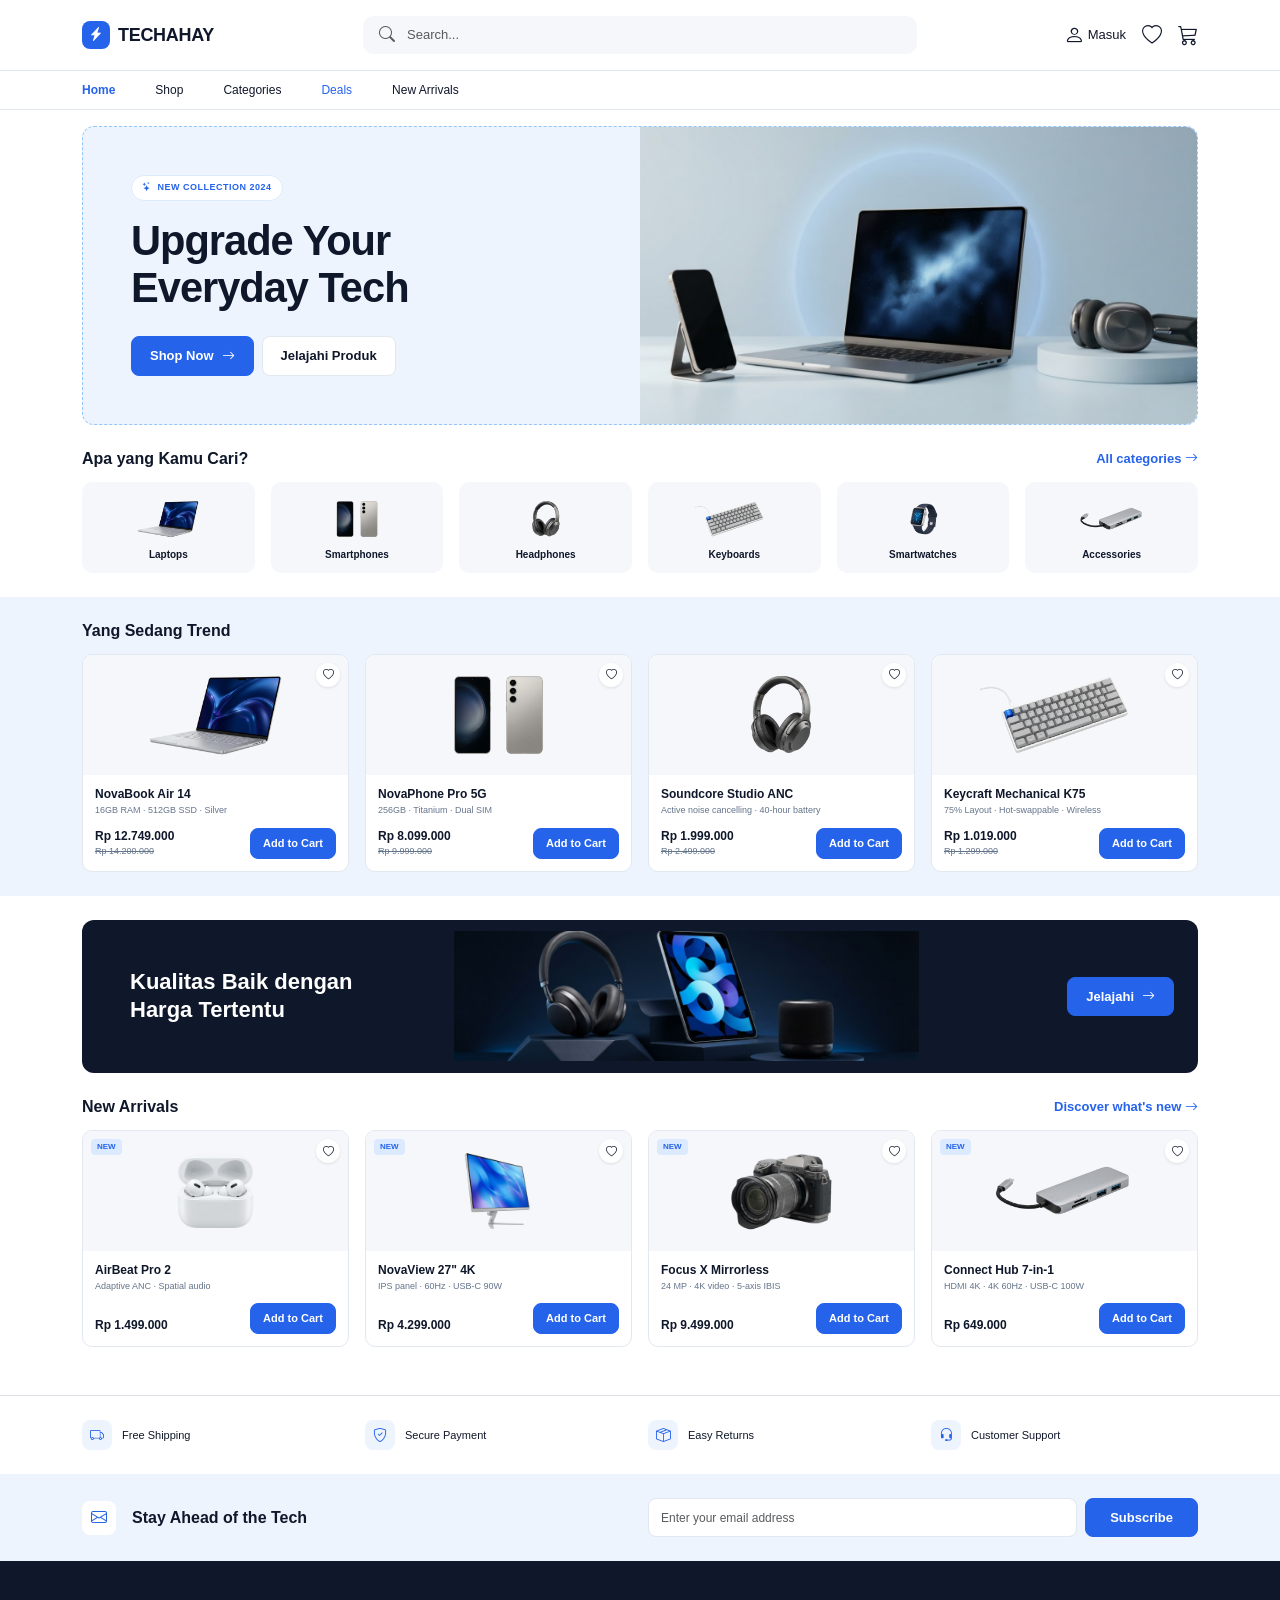
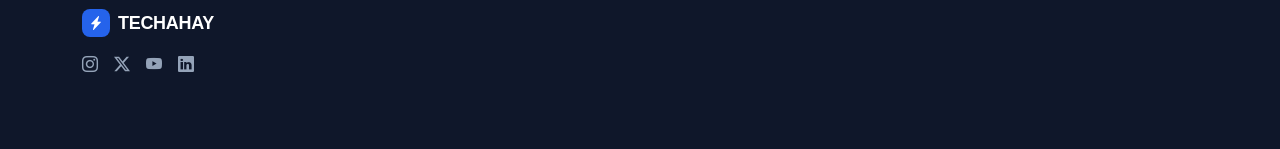
<file: Blocking web figma/index.html>
<!DOCTYPE html>
<html lang="id">
<head>
  <title>Techahay</title>
  <meta charset="utf-8">
  <meta name="viewport" content="width=device-width, initial-scale=1">
  <link rel="stylesheet" href="https://cdn.jsdelivr.net/npm/bootstrap@5.3.3/dist/css/bootstrap.min.css">
  <link rel="stylesheet" href="https://cdn.jsdelivr.net/npm/bootstrap-icons@1.11.3/font/bootstrap-icons.min.css">
  <link rel="stylesheet" href="style.css">
</head>
<body>

  <header class="site-header sticky-top bg-white">
    <div class="container py-3">
      <div class="row align-items-center g-2">
        <div class="col-6 col-md-3">
          <a href="#" class="text-decoration-none d-flex align-items-center gap-2">
            <span class="brand-logo"><i class="bi bi-lightning-charge-fill"></i></span>
            <span class="brand-text">TECHAHAY</span>
          </a>
        </div>

        <div class="col-12 col-md-6 order-3 order-md-2">
          <div class="search-container d-flex align-items-center px-3">
            <i class="bi bi-search text-muted"></i>
            <input type="text" class="form-control border-0 bg-transparent shadow-none" placeholder="Search...">
          </div>
        </div>

        <div class="col-6 col-md-3 order-2 order-md-3">
          <div class="d-flex align-items-center justify-content-end gap-3">
            <a href="#" class="header-link d-flex align-items-center gap-1"><i class="bi bi-person fs-5"></i><span class="d-none d-sm-inline">Masuk</span></a>
            <a href="#" class="header-link"><i class="bi bi-heart fs-5"></i></a>
            <a href="#" class="header-link"><i class="bi bi-cart3 fs-5"></i></a>
          </div>
        </div>
      </div>
    </div>

    <div class="nav-bar">
      <div class="container">
        <nav class="navbar navbar-expand-md p-0">
          <button class="navbar-toggler border-0 px-0" type="button" data-bs-toggle="collapse" data-bs-target="#mainNavbar" aria-label="Toggle navigation">
            <span class="navbar-toggler-icon"></span>
          </button>
          <div class="collapse navbar-collapse" id="mainNavbar">
            <ul class="navbar-nav gap-md-4">
              <li class="nav-item"><a class="nav-link active-link ps-0" href="#">Home</a></li>
              <li class="nav-item"><a class="nav-link" href="#">Shop</a></li>
              <li class="nav-item"><a class="nav-link" href="#">Categories</a></li>
              <li class="nav-item"><a class="nav-link text-brand-blue" href="#">Deals</a></li>
              <li class="nav-item"><a class="nav-link" href="#">New Arrivals</a></li>
            </ul>
          </div>
        </nav>
      </div>
    </div>
  </header>

  <main>
    <div class="container pt-3">

      <section class="mb-4">
        <div class="hero-section">
          <div class="row g-0 align-items-stretch">
            <div class="col-lg-6 p-4 p-lg-5 d-flex flex-column justify-content-center">
              <span class="hero-badge mb-3"><i class="bi bi-stars"></i> NEW COLLECTION 2024</span>
              <h1 class="hero-title mb-4">Upgrade Your<br>Everyday Tech</h1>
              <div class="d-flex flex-wrap gap-2">
                <a href="#" class="btn btn-brand-primary d-inline-flex align-items-center gap-2">Shop Now <i class="bi bi-arrow-right"></i></a>
                <a href="#" class="btn btn-brand-secondary">Jelajahi Produk</a>
              </div>
            </div>
            <div class="col-lg-6">
              <img src="setup.png" alt="Tech setup layout" class="hero-img">
            </div>
          </div>
        </div>
      </section>

      <section class="mb-4">
        <div class="section-head">
          <h2 class="section-title">Apa yang Kamu Cari?</h2>
          <a href="#" class="link-brand">All categories <i class="bi bi-arrow-right"></i></a>
        </div>
        <div class="row g-3 row-cols-2 row-cols-sm-3 row-cols-lg-6">
          <div class="col"><a href="#" class="category-card"><img src="laptop.png" alt="Laptops"><span>Laptops</span></a></div>
          <div class="col"><a href="#" class="category-card"><img src="smartphone.png" alt="Smartphones"><span>Smartphones</span></a></div>
          <div class="col"><a href="#" class="category-card"><img src="headphone.png" alt="Headphones"><span>Headphones</span></a></div>
          <div class="col"><a href="#" class="category-card"><img src="keyboard.png" alt="Keyboards"><span>Keyboards</span></a></div>
          <div class="col"><a href="#" class="category-card"><img src="smartwatch.png" alt="Smartwatches"><span>Smartwatches</span></a></div>
          <div class="col"><a href="#" class="category-card"><img src="aksesoris.png" alt="Accessories"><span>Accessories</span></a></div>
        </div>
      </section>
    </div>

    <section class="band-light py-4 mb-4">
      <div class="container">
        <div class="section-head">
          <h2 class="section-title">Yang Sedang Trend</h2>
        </div>
        <div class="row g-3 row-cols-1 row-cols-sm-2 row-cols-lg-4">

          <div class="col">
            <div class="product-card">
              <div class="product-img-wrapper">
                <button class="wishlist-btn" aria-label="Wishlist"><i class="bi bi-heart"></i></button>
                <img src="laptop.png" alt="NovaBook Air 14">
              </div>
              <div class="product-info">
                <h3 class="product-name">NovaBook Air 14</h3>
                <p class="product-spec">16GB RAM · 512GB SSD · Silver</p>
                <div class="d-flex justify-content-between align-items-end mt-auto">
                  <div>
                    <div class="price">Rp 12.749.000</div>
                    <div class="price-old">Rp 14.200.000</div>
                  </div>
                  <button class="btn btn-brand-primary btn-sm">Add to Cart</button>
                </div>
              </div>
            </div>
          </div>

          <div class="col">
            <div class="product-card">
              <div class="product-img-wrapper">
                <button class="wishlist-btn" aria-label="Wishlist"><i class="bi bi-heart"></i></button>
                <img src="smartphone.png" alt="NovaPhone Pro 5G">
              </div>
              <div class="product-info">
                <h3 class="product-name">NovaPhone Pro 5G</h3>
                <p class="product-spec">256GB · Titanium · Dual SIM</p>
                <div class="d-flex justify-content-between align-items-end mt-auto">
                  <div>
                    <div class="price">Rp 8.099.000</div>
                    <div class="price-old">Rp 9.999.000</div>
                  </div>
                  <button class="btn btn-brand-primary btn-sm">Add to Cart</button>
                </div>
              </div>
            </div>
          </div>

          <div class="col">
            <div class="product-card">
              <div class="product-img-wrapper">
                <button class="wishlist-btn" aria-label="Wishlist"><i class="bi bi-heart"></i></button>
                <img src="headphone.png" alt="Soundcore Studio ANC">
              </div>
              <div class="product-info">
                <h3 class="product-name">Soundcore Studio ANC</h3>
                <p class="product-spec">Active noise cancelling · 40-hour battery</p>
                <div class="d-flex justify-content-between align-items-end mt-auto">
                  <div>
                    <div class="price">Rp 1.999.000</div>
                    <div class="price-old">Rp 2.499.000</div>
                  </div>
                  <button class="btn btn-brand-primary btn-sm">Add to Cart</button>
                </div>
              </div>
            </div>
          </div>

          <div class="col">
            <div class="product-card">
              <div class="product-img-wrapper">
                <button class="wishlist-btn" aria-label="Wishlist"><i class="bi bi-heart"></i></button>
                <img src="keyboard.png" alt="Keycraft Mechanical K75">
              </div>
              <div class="product-info">
                <h3 class="product-name">Keycraft Mechanical K75</h3>
                <p class="product-spec">75% Layout · Hot-swappable · Wireless</p>
                <div class="d-flex justify-content-between align-items-end mt-auto">
                  <div>
                    <div class="price">Rp 1.019.000</div>
                    <div class="price-old">Rp 1.299.000</div>
                  </div>
                  <button class="btn btn-brand-primary btn-sm">Add to Cart</button>
                </div>
              </div>
            </div>
          </div>

        </div>
      </div>
    </section>

    <div class="container">

      <section class="mb-4">
        <div class="promo-banner">
          <div class="row g-0 align-items-center">
            <div class="col-md-4 p-4 p-lg-5">
              <h2 class="promo-title mb-0">Kualitas Baik dengan Harga Tertentu</h2>
            </div>
            <div class="col-md-5 text-center">
              <img src="library.png" alt="Promo products" class="promo-img">
            </div>
            <div class="col-md-3 p-4 text-md-end">
              <a href="#" class="btn btn-brand-primary d-inline-flex align-items-center gap-2">Jelajahi <i class="bi bi-arrow-right"></i></a>
            </div>
          </div>
        </div>
      </section>

      <section class="mb-5">
        <div class="section-head">
          <h2 class="section-title">New Arrivals</h2>
          <a href="#" class="link-brand">Discover what's new <i class="bi bi-arrow-right"></i></a>
        </div>
        <div class="row g-3 row-cols-1 row-cols-sm-2 row-cols-lg-4">

          <div class="col">
            <div class="product-card">
              <div class="product-img-wrapper">
                <span class="new-badge">NEW</span>
                <button class="wishlist-btn" aria-label="Wishlist"><i class="bi bi-heart"></i></button>
                <img src="airpods.png" alt="AirBeat Pro 2">
              </div>
              <div class="product-info">
                <h3 class="product-name">AirBeat Pro 2</h3>
                <p class="product-spec">Adaptive ANC · Spatial audio</p>
                <div class="d-flex justify-content-between align-items-end mt-auto">
                  <div class="price">Rp 1.499.000</div>
                  <button class="btn btn-brand-primary btn-sm">Add to Cart</button>
                </div>
              </div>
            </div>
          </div>

          <div class="col">
            <div class="product-card">
              <div class="product-img-wrapper">
                <span class="new-badge">NEW</span>
                <button class="wishlist-btn" aria-label="Wishlist"><i class="bi bi-heart"></i></button>
                <img src="monitor.png" alt="NovaView 27 4K">
              </div>
              <div class="product-info">
                <h3 class="product-name">NovaView 27" 4K</h3>
                <p class="product-spec">IPS panel · 60Hz · USB-C 90W</p>
                <div class="d-flex justify-content-between align-items-end mt-auto">
                  <div class="price">Rp 4.299.000</div>
                  <button class="btn btn-brand-primary btn-sm">Add to Cart</button>
                </div>
              </div>
            </div>
          </div>

          <div class="col">
            <div class="product-card">
              <div class="product-img-wrapper">
                <span class="new-badge">NEW</span>
                <button class="wishlist-btn" aria-label="Wishlist"><i class="bi bi-heart"></i></button>
                <img src="camera.png" alt="Focus X Mirrorless">
              </div>
              <div class="product-info">
                <h3 class="product-name">Focus X Mirrorless</h3>
                <p class="product-spec">24 MP · 4K video · 5-axis IBIS</p>
                <div class="d-flex justify-content-between align-items-end mt-auto">
                  <div class="price">Rp 9.499.000</div>
                  <button class="btn btn-brand-primary btn-sm">Add to Cart</button>
                </div>
              </div>
            </div>
          </div>

          <div class="col">
            <div class="product-card">
              <div class="product-img-wrapper">
                <span class="new-badge">NEW</span>
                <button class="wishlist-btn" aria-label="Wishlist"><i class="bi bi-heart"></i></button>
                <img src="aksesoris.png" alt="Connect Hub 7-in-1">
              </div>
              <div class="product-info">
                <h3 class="product-name">Connect Hub 7-in-1</h3>
                <p class="product-spec">HDMI 4K · 4K 60Hz · USB-C 100W</p>
                <div class="d-flex justify-content-between align-items-end mt-auto">
                  <div class="price">Rp 649.000</div>
                  <button class="btn btn-brand-primary btn-sm">Add to Cart</button>
                </div>
              </div>
            </div>
          </div>

        </div>
      </section>
    </div>

    <section class="features border-top">
      <div class="container py-4">
        <div class="row g-3 row-cols-2 row-cols-lg-4">
          <div class="col"><div class="feature-item"><i class="bi bi-truck"></i><span>Free Shipping</span></div></div>
          <div class="col"><div class="feature-item"><i class="bi bi-shield-check"></i><span>Secure Payment</span></div></div>
          <div class="col"><div class="feature-item"><i class="bi bi-box-seam"></i><span>Easy Returns</span></div></div>
          <div class="col"><div class="feature-item"><i class="bi bi-headset"></i><span>Customer Support</span></div></div>
        </div>
      </div>
    </section>

    <section class="newsletter">
      <div class="container py-4">
        <div class="row align-items-center g-3">
          <div class="col-lg-6 d-flex align-items-center gap-3">
            <span class="newsletter-icon"><i class="bi bi-envelope"></i></span>
            <h2 class="newsletter-title mb-0">Stay Ahead of the Tech</h2>
          </div>
          <div class="col-lg-6">
            <form class="d-flex gap-2" onsubmit="return false;">
              <input type="email" class="form-control newsletter-input" placeholder="Enter your email address">
              <button class="btn btn-brand-primary px-4" type="submit">Subscribe</button>
            </form>
          </div>
        </div>
      </div>
    </section>
  </main>

  <footer class="site-footer">
    <div class="container py-5">
      <div class="d-flex align-items-center gap-2 mb-3">
        <span class="brand-logo"><i class="bi bi-lightning-charge-fill"></i></span>
        <span class="brand-text text-white">TECHAHAY</span>
      </div>
      <div class="footer-social d-flex gap-3 mb-4">
        <a href="#"><i class="bi bi-instagram"></i></a>
        <a href="#"><i class="bi bi-twitter-x"></i></a>
        <a href="#"><i class="bi bi-youtube"></i></a>
        <a href="#"><i class="bi bi-linkedin"></i></a>
      </div>
    </div>
  </footer>

  <script src="https://cdn.jsdelivr.net/npm/bootstrap@5.3.3/dist/js/bootstrap.bundle.min.js"></script>
</body>
</html>
</file>
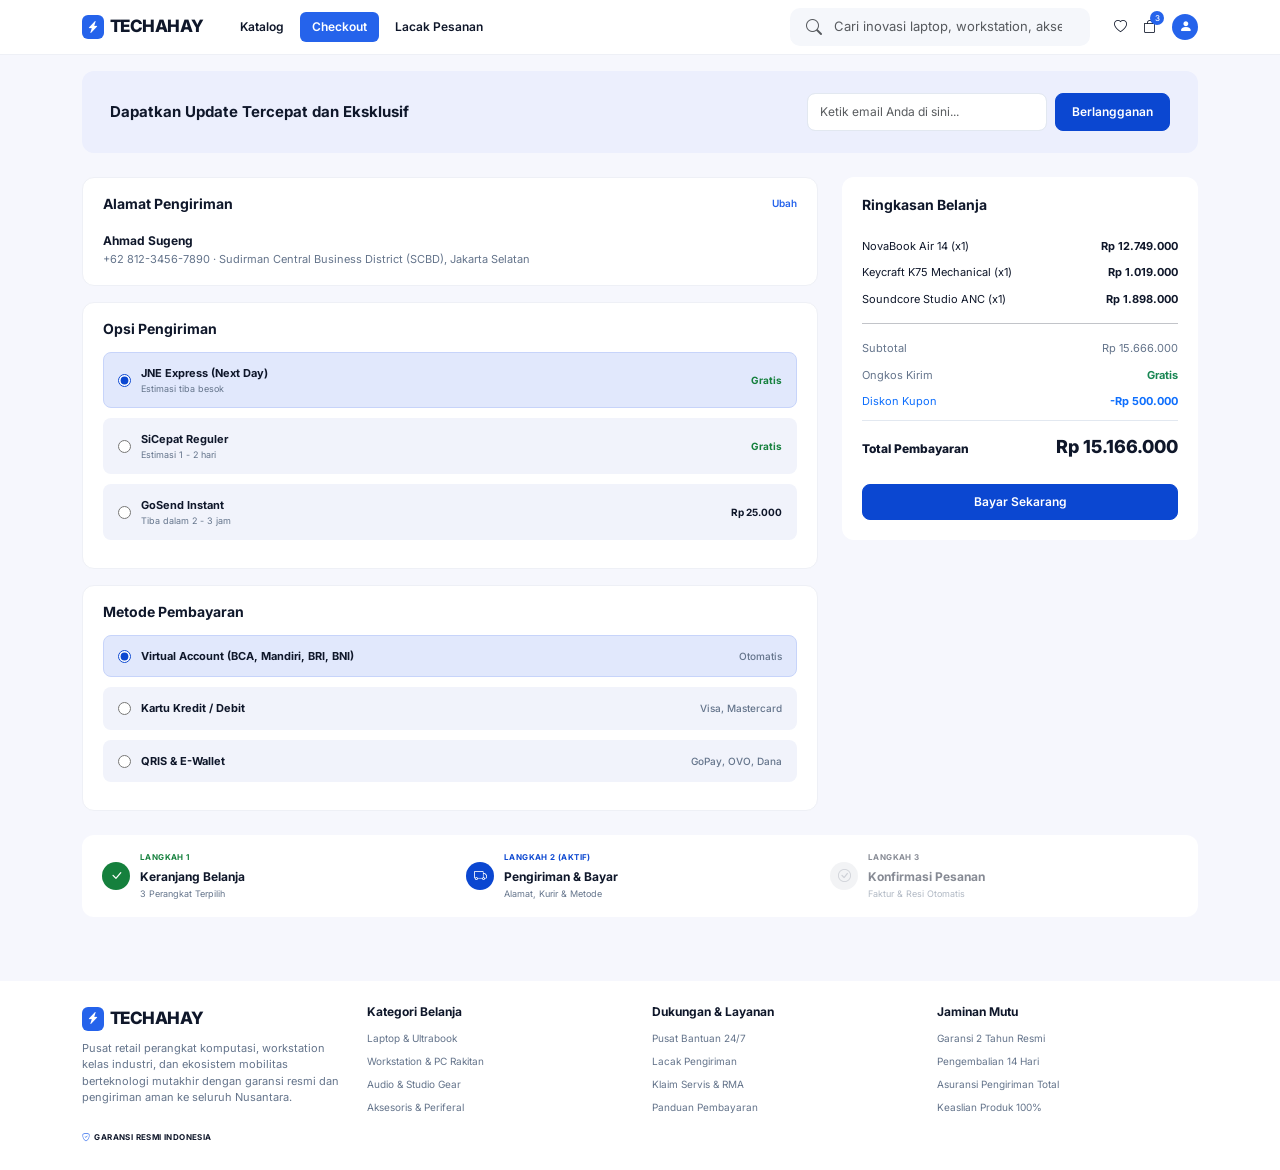
<file: Blocking web figma/checkout.html>
<!DOCTYPE html>
<html lang="id">
<head>
  <title>Checkout - Techahay</title>
  <meta charset="utf-8">
  <meta name="viewport" content="width=device-width, initial-scale=1">
  <link href="https://fonts.googleapis.com/css2?family=Inter:wght@400;500;600;700;800&display=swap" rel="stylesheet">
  <link rel="stylesheet" href="https://cdn.jsdelivr.net/npm/bootstrap@5.3.3/dist/css/bootstrap.min.css">
  <link rel="stylesheet" href="https://cdn.jsdelivr.net/npm/bootstrap-icons@1.11.3/font/bootstrap-icons.min.css">
  <style>
:root {
    --brand-blue: #2563eb;
    --brand-blue-dark: #1d4ed8;
    --brand-light: #eef4fd;
    --surface: #f5f7fb;
    --ink: #0f172a;
    --muted: #64748b;
    --line: #e2e8f0;
}

body {
    font-family: 'Inter', 'Segoe UI', Tahoma, Geneva, Verdana, sans-serif;
    color: var(--ink);
    background-color: #ffffff;
}

.text-brand-blue { color: var(--brand-blue) !important; }

.btn-brand-primary {
    background-color: var(--brand-blue);
    border-color: var(--brand-blue);
    color: #fff;
    font-weight: 600;
    font-size: 13px;
    border-radius: 8px;
    padding: 9px 18px;
}
.btn-brand-primary:hover {
    background-color: var(--brand-blue-dark);
    border-color: var(--brand-blue-dark);
    color: #fff;
}
.btn-brand-primary.btn-sm {
    font-size: 11px;
    padding: 6px 12px;
}

.btn-brand-secondary {
    background-color: #fff;
    border: 1px solid var(--line);
    color: var(--ink);
    font-weight: 600;
    font-size: 13px;
    border-radius: 8px;
    padding: 9px 18px;
}
.btn-brand-secondary:hover {
    background-color: var(--surface);
    color: var(--ink);
}

.link-brand {
    color: var(--brand-blue);
    text-decoration: none;
    font-size: 13px;
    font-weight: 600;
}
.link-brand:hover { text-decoration: underline; }

.site-header { border-bottom: 1px solid var(--line); z-index: 1030; }

.brand-logo {
    width: 28px;
    height: 28px;
    background: var(--brand-blue);
    color: #fff;
    border-radius: 8px;
    display: inline-flex;
    align-items: center;
    justify-content: center;
    font-size: 14px;
}
.brand-text {
    font-weight: 800;
    font-size: 18px;
    letter-spacing: -0.3px;
    color: var(--ink);
}

.search-container {
    background-color: var(--surface);
    border-radius: 10px;
    height: 38px;
}
.search-container input { font-size: 13px; }

.header-link {
    color: var(--ink);
    text-decoration: none;
    font-size: 13px;
    font-weight: 500;
}
.header-link:hover { color: var(--brand-blue); }

.nav-bar { border-top: 1px solid var(--line); }
.nav-bar .nav-link {
    font-size: 12px;
    font-weight: 500;
    color: var(--ink);
    padding: 10px 0;
}
.nav-bar .nav-link.active-link {
    color: var(--brand-blue);
    font-weight: 600;
}

.hero-section {
    background: var(--brand-light);
    border: 1px dashed #93c5fd;
    border-radius: 12px;
    overflow: hidden;
}
.hero-badge {
    align-self: flex-start;
    display: inline-flex;
    align-items: center;
    gap: 6px;
    background: #fff;
    color: var(--brand-blue);
    font-size: 9px;
    font-weight: 700;
    letter-spacing: 0.5px;
    padding: 5px 10px;
    border-radius: 50rem;
    border: 1px solid #dbeafe;
}
.hero-title {
    font-size: clamp(2rem, 4vw, 2.6rem);
    font-weight: 800;
    letter-spacing: -1px;
    line-height: 1.15;
    color: var(--ink);
}
.hero-img {
    width: 100%;
    height: 100%;
    min-height: 220px;
    max-height: 340px;
    object-fit: cover;
    display: block;
}

.section-head {
    display: flex;
    justify-content: space-between;
    align-items: center;
    margin-bottom: 14px;
}
.section-title {
    font-size: 16px;
    font-weight: 700;
    margin: 0;
    color: var(--ink);
}

.band-light { background-color: var(--brand-light); }

.category-card {
    display: flex;
    flex-direction: column;
    align-items: center;
    gap: 6px;
    background: var(--surface);
    border-radius: 10px;
    padding: 14px 8px 10px;
    text-decoration: none;
    color: var(--ink);
    border: 1px solid transparent;
    transition: transform 0.2s ease, box-shadow 0.2s ease;
}
.category-card img {
    height: 44px;
    width: auto;
    max-width: 100%;
    object-fit: contain;
}
.category-card span {
    font-size: 10px;
    font-weight: 600;
}
.category-card:hover {
    transform: translateY(-4px);
    box-shadow: 0 10px 15px -3px rgba(0, 0, 0, 0.08);
    color: var(--ink);
}

.product-card {
    background: #fff;
    border: 1px solid var(--line);
    border-radius: 10px;
    overflow: hidden;
    height: 100%;
    display: flex;
    flex-direction: column;
    transition: all 0.2s ease;
}
.product-card:hover { box-shadow: 0 10px 20px rgba(0, 0, 0, 0.08); }

.product-img-wrapper {
    position: relative;
    background: var(--surface);
    height: 120px;
    display: flex;
    align-items: center;
    justify-content: center;
    padding: 12px;
}
.product-img-wrapper img {
    max-height: 100%;
    max-width: 100%;
    object-fit: contain;
}

.wishlist-btn {
    position: absolute;
    top: 8px;
    right: 8px;
    width: 24px;
    height: 24px;
    border-radius: 50%;
    border: none;
    background: #fff;
    color: var(--ink);
    font-size: 11px;
    display: flex;
    align-items: center;
    justify-content: center;
    box-shadow: 0 1px 3px rgba(0, 0, 0, 0.1);
    padding: 0;
}
.wishlist-btn:hover { color: #ef4444; }

.new-badge {
    position: absolute;
    top: 8px;
    left: 8px;
    background: #dbeafe;
    color: var(--brand-blue);
    font-size: 8px;
    font-weight: 700;
    padding: 2px 6px;
    border-radius: 4px;
}

.product-info {
    padding: 12px;
    display: flex;
    flex-direction: column;
    flex-grow: 1;
}
.product-name {
    font-size: 12px;
    font-weight: 700;
    margin: 0 0 2px;
    color: var(--ink);
}
.product-spec {
    font-size: 9px;
    color: var(--muted);
    margin-bottom: 10px;
}
.price { font-size: 12px; font-weight: 700; color: var(--ink); }
.price-old {
    font-size: 9px;
    color: var(--muted);
    text-decoration: line-through;
}

.promo-banner {
    background-color: #0f172a;
    border-radius: 12px;
    color: #fff;
    overflow: hidden;
}
.promo-title {
    font-size: 22px;
    font-weight: 700;
    line-height: 1.3;
}
.promo-img {
    max-width: 100%;
    height: 130px;
    object-fit: cover;
    width: 100%;
}

.features { background: #fff; }
.feature-item {
    display: flex;
    align-items: center;
    gap: 10px;
    font-size: 11px;
    font-weight: 500;
}
.feature-item i {
    width: 30px;
    height: 30px;
    background: var(--brand-light);
    color: var(--brand-blue);
    border-radius: 8px;
    display: inline-flex;
    align-items: center;
    justify-content: center;
    font-size: 14px;
}

.newsletter { background: var(--brand-light); }
.newsletter-icon {
    width: 34px;
    height: 34px;
    background: #fff;
    border-radius: 8px;
    display: inline-flex;
    align-items: center;
    justify-content: center;
    color: var(--brand-blue);
}
.newsletter-title { font-size: 16px; font-weight: 700; }
.newsletter-input {
    font-size: 12px;
    border-radius: 8px;
    border: 1px solid var(--line);
}
.newsletter-note { font-size: 9px; color: var(--muted); }

.site-footer {
    background-color: #0f172a;
    color: #94a3b8;
}
.footer-social a {
    color: #94a3b8;
    font-size: 16px;
}
.footer-social a:hover { color: #fff; }
.footer-line { border-color: #1e293b; opacity: 1; }
.footer-copy { font-size: 11px; }


:root {
    --page-bg: #f6f7fd;
    --soft-blue: #eceffd;
    --deep-blue: #0b47d1;
    --success: #15803d;
}

body.inner { background: var(--page-bg); }
.card-box {
    background: #fff;
    border-radius: 12px;
    border: 1px solid #eef0f6;
    padding: 18px 20px;
}
.card-box h2, .card-title-sm {
    font-size: 14px;
    font-weight: 700;
    margin: 0 0 14px;
}
.small-note { font-size: 11px; color: var(--muted); }

.topbar { background: #fff; z-index: 1030; border-bottom: 1px solid #eef0f6; }
.logo-mark {
    font-weight: 800;
    font-size: 17px;
    letter-spacing: -0.5px;
    color: var(--ink);
    text-decoration: none;
    display: inline-flex;
    align-items: center;
    gap: 6px;
    white-space: nowrap;
}
.logo-mark i {
    background: var(--brand-blue);
    color: #fff;
    border-radius: 6px;
    padding: 3px 5px;
    font-size: 12px;
}
.nav-pill {
    font-size: 12px;
    font-weight: 600;
    color: var(--ink);
    padding: 6px 12px;
    border-radius: 6px;
    text-decoration: none;
}
.nav-pill:hover { background: var(--soft-blue); }
.nav-pill.active { background: var(--brand-blue); color: #fff; }
.topbar .search-container { max-width: 420px; }
.badge-dot {
    position: absolute;
    top: -6px;
    right: -8px;
    background: var(--brand-blue);
    color: #fff;
    font-size: 8px;
    width: 14px;
    height: 14px;
    border-radius: 50%;
    display: flex;
    align-items: center;
    justify-content: center;
}
.avatar-btn {
    width: 26px;
    height: 26px;
    border-radius: 50%;
    background: var(--brand-blue);
    color: #fff;
    display: inline-flex;
    align-items: center;
    justify-content: center;
    font-size: 13px;
}

.crumbs { font-size: 10px; color: var(--muted); margin: 16px 0 8px; }
.crumbs a { color: var(--muted); text-decoration: none; }
.crumbs strong { color: var(--ink); }
.crumbs span.sep { margin: 0 4px; }
.page-title { font-size: 22px; font-weight: 800; letter-spacing: -0.5px; margin: 0; }

.btn-deep {
    background: var(--deep-blue);
    border-color: var(--deep-blue);
    color: #fff;
    font-weight: 600;
    font-size: 12px;
    border-radius: 8px;
    padding: 9px 16px;
}
.btn-deep:hover { background: #083aa8; color: #fff; }
.btn-soft {
    background: var(--soft-blue);
    border: none;
    color: var(--ink);
    font-weight: 600;
    font-size: 12px;
    border-radius: 8px;
    padding: 9px 16px;
}
.btn-soft:hover { background: #dfe4fb; }

.news-band {
    background: var(--soft-blue);
    border-radius: 12px;
    padding: 22px 28px;
}
.news-band h3 { font-size: 15px; font-weight: 700; margin: 0; }
.news-band input { font-size: 12px; border: 1px solid var(--line); border-radius: 8px; }
.foot-light { background: #fff; margin-top: 40px; }
.foot-light h4 { font-size: 12px; font-weight: 700; margin-bottom: 12px; }
.foot-light ul { list-style: none; padding: 0; margin: 0; font-size: 10px; color: var(--muted); }
.foot-light li { margin-bottom: 8px; }
.foot-light li a { color: inherit; text-decoration: none; }
.foot-light li a:hover { color: var(--brand-blue); }
.foot-desc { font-size: 11px; color: var(--muted); max-width: 280px; }
.foot-badge { font-size: 8px; font-weight: 700; letter-spacing: 0.4px; display: inline-flex; gap: 4px; align-items: center; color: var(--ink); }
.foot-badge i { color: var(--brand-blue); }
.foot-bottom { font-size: 9px; color: var(--muted); border-top: 1px solid #eef0f6; }
.foot-bottom a { color: var(--muted); text-decoration: none; margin-left: 16px; }

.login-wrap { max-width: 460px; margin: 0 auto; }
.login-shell { background: var(--page-bg); }
.login-top {
    background: #0f172a;
    border-radius: 10px;
    padding: 14px 20px;
    display: flex;
    justify-content: space-between;
    align-items: center;
    margin: 24px auto;
    max-width: 1000px;
}
.login-top .logo-mark { color: #fff; }
.login-title { font-size: 24px; font-weight: 600; text-align: center; margin: 24px 0 6px; }
.login-sub { font-size: 12px; font-weight: 700; text-align: center; margin-bottom: 20px; }
.auth-tabs {
    display: flex;
    background: #d3dcf7;
    border-radius: 10px;
    padding: 6px;
    margin-bottom: 22px;
}
.auth-tabs button {
    flex: 1;
    border: none;
    background: transparent;
    padding: 12px;
    font-weight: 600;
    font-size: 14px;
    color: #64748b;
    border-radius: 8px;
}
.auth-tabs button.active { background: #fff; color: var(--brand-blue); }
.field-label { font-size: 12px; font-weight: 600; margin-bottom: 6px; display: block; }
.field-icon {
    display: flex;
    align-items: center;
    gap: 10px;
    background: #d3dcf7;
    border-radius: 8px;
    padding: 0 14px;
    height: 44px;
    margin-bottom: 18px;
}
.field-icon input {
    border: none;
    background: transparent;
    flex: 1;
    outline: none;
    font-size: 13px;
}
.field-icon i { font-size: 16px; }
.btn-login {
    width: 100%;
    background: #0a58ff;
    color: #fff;
    border: none;
    border-radius: 8px;
    padding: 13px;
    font-weight: 700;
    font-size: 14px;
}
.btn-login:hover { background: #0846cc; }
.or-line { display: flex; align-items: center; gap: 12px; font-size: 11px; margin: 18px 0; }
.or-line::before, .or-line::after { content: ""; flex: 1; height: 2px; background: #0f172a; }
.btn-social {
    flex: 1;
    background: #e2e4e8;
    border: none;
    border-radius: 8px;
    padding: 12px;
    font-size: 13px;
    font-weight: 600;
    display: flex;
    align-items: center;
    justify-content: center;
    gap: 8px;
}
.btn-social:hover { background: #d6d9de; }

.pd-main-img {
    background: #eef0f6;
    border-radius: 12px;
    display: flex;
    align-items: center;
    justify-content: center;
    height: 320px;
    padding: 20px;
}
.pd-main-img img { max-height: 100%; max-width: 100%; object-fit: contain; }
.pd-thumb {
    width: 64px;
    height: 48px;
    background: #fff;
    border: 2px solid transparent;
    border-radius: 8px;
    padding: 4px;
    cursor: pointer;
}
.pd-thumb.active { border-color: var(--brand-blue); }
.pd-thumb img { width: 100%; height: 100%; object-fit: contain; }
.tag-pill {
    font-size: 8px;
    font-weight: 700;
    letter-spacing: 0.4px;
    background: var(--soft-blue);
    color: var(--brand-blue);
    padding: 3px 8px;
    border-radius: 50rem;
}
.pd-title { font-size: 26px; font-weight: 800; letter-spacing: -0.8px; margin: 8px 0; }
.pd-desc { font-size: 11px; color: var(--muted); }
.stock-ok { font-size: 9px; font-weight: 600; background: #dcfce7; color: var(--success); padding: 3px 8px; border-radius: 4px; }
.swatch {
    width: 22px;
    height: 22px;
    border-radius: 50%;
    border: 2px solid #fff;
    box-shadow: 0 0 0 1px var(--line);
    cursor: pointer;
}
.swatch.active { box-shadow: 0 0 0 2px var(--brand-blue); }
.opt-box {
    border: 1px solid var(--line);
    border-radius: 8px;
    padding: 8px 12px;
    font-size: 10px;
    background: #fff;
    cursor: pointer;
    min-width: 96px;
}
.opt-box b { display: block; font-size: 11px; }
.opt-box.active { border-color: var(--brand-blue); background: var(--soft-blue); }
.pd-price { font-size: 22px; font-weight: 800; color: var(--deep-blue); }
.feat-card { background: #fff; border-radius: 12px; padding: 20px; height: 100%; }
.feat-card .ico {
    width: 32px;
    height: 32px;
    background: var(--soft-blue);
    color: var(--brand-blue);
    border-radius: 8px;
    display: flex;
    align-items: center;
    justify-content: center;
    margin-bottom: 12px;
}
.feat-card h3 { font-size: 13px; font-weight: 700; }
.feat-card p { font-size: 10px; color: var(--muted); margin: 0; }
.center-head { text-align: center; margin: 40px 0 20px; }
.center-head small { font-size: 8px; font-weight: 700; letter-spacing: 1px; color: var(--brand-blue); }
.center-head h2 { font-size: 18px; font-weight: 700; margin: 4px 0 0; }
.dark-foot { background: #0f172a; color: #94a3b8; }
.dark-foot a { color: #94a3b8; font-size: 15px; }

.cat-tabs { display: flex; gap: 6px; flex-wrap: wrap; }
.cat-tab {
    font-size: 11px;
    font-weight: 600;
    padding: 7px 14px;
    background: #fff;
    border: none;
    border-radius: 6px;
    color: var(--ink);
}
.cat-tab.active { background: var(--deep-blue); color: #fff; }
.sort-box { font-size: 11px; font-weight: 600; background: #fff; border: none; border-radius: 6px; padding: 7px 12px; }
.view-btn { background: #fff; border: none; border-radius: 6px; width: 30px; height: 30px; font-size: 12px; }
.filter-card { background: #fff; border-radius: 12px; padding: 16px; }
.filter-card h3 { font-size: 13px; font-weight: 700; }
.filter-label { font-size: 8px; font-weight: 700; letter-spacing: 0.5px; color: var(--muted); margin: 14px 0 8px; display: block; }
.filter-card .form-check { font-size: 10px; margin-bottom: 4px; }
.filter-card .form-check-input:checked { background-color: var(--brand-blue); border-color: var(--brand-blue); }
.cat-card {
    background: #fff;
    border-radius: 12px;
    padding: 12px;
    height: 100%;
    display: flex;
    flex-direction: column;
    transition: box-shadow 0.2s;
}
.cat-card:hover { box-shadow: 0 10px 20px rgba(0, 0, 0, 0.08); }
.cat-card .thumb {
    background: #eef0fb;
    border-radius: 10px;
    height: 120px;
    display: flex;
    align-items: center;
    justify-content: center;
    padding: 10px;
    margin-bottom: 12px;
}
.cat-card .thumb img { max-width: 100%; max-height: 100%; object-fit: contain; }
.cat-card h3 { font-size: 12px; font-weight: 700; margin: 0 0 2px; }
.cat-card .spec { font-size: 9px; color: var(--muted); margin-bottom: 10px; }
.cat-card .price-big { font-size: 16px; font-weight: 800; color: var(--deep-blue); margin-top: auto; }
.cat-card .old { font-size: 9px; color: var(--muted); text-decoration: line-through; margin-left: 6px; font-weight: 400; }
.btn-cart-block {
    width: 100%;
    background: var(--deep-blue);
    color: #fff;
    border: none;
    border-radius: 6px;
    padding: 8px;
    font-size: 11px;
    font-weight: 700;
    margin-top: 10px;
}
.btn-cart-block:hover { background: #083aa8; }
.pagination-x { display: flex; gap: 4px; align-items: center; }
.pagination-x button {
    border: none;
    background: #fff;
    font-size: 11px;
    padding: 6px 10px;
    border-radius: 6px;
}
.pagination-x button.active { background: var(--deep-blue); color: #fff; }

.cart-item {
    background: #fff;
    border-radius: 12px;
    padding: 16px;
    display: flex;
    gap: 16px;
    align-items: flex-start;
    margin-bottom: 16px;
}
.cart-item .form-check-input:checked,
.cart-head .form-check-input:checked { background-color: var(--brand-blue); border-color: var(--brand-blue); }
.cart-thumb {
    width: 90px;
    height: 78px;
    background: #eef0fb;
    border-radius: 8px;
    display: flex;
    align-items: center;
    justify-content: center;
    flex-shrink: 0;
    padding: 6px;
}
.cart-thumb img { max-width: 100%; max-height: 100%; object-fit: contain; }
.cart-cat { font-size: 9px; font-weight: 700; letter-spacing: 0.5px; color: var(--muted); }
.cart-name { font-size: 12px; font-weight: 500; margin: 2px 0; }
.cart-var { font-size: 10px; color: var(--muted); }
.qty { display: inline-flex; align-items: center; gap: 12px; font-size: 11px; }
.qty button { border: none; background: transparent; font-size: 14px; padding: 0 4px; }
.cart-actions { font-size: 10px; color: var(--ink); }
.cart-actions button { border: none; background: none; font-size: 10px; padding: 0; }
.cart-actions button:hover { color: var(--brand-blue); }
.summary-card { background: #fff; border-radius: 12px; padding: 20px; position: sticky; top: 70px; }
.sum-row { display: flex; justify-content: space-between; font-size: 11px; margin-bottom: 10px; }
.sum-row.muted { color: var(--muted); }
.sum-total { display: flex; justify-content: space-between; align-items: baseline; font-weight: 800; border-top: 1px solid var(--line); padding-top: 12px; margin-top: 8px; }
.sum-total .amt { font-size: 18px; color: var(--ink); }
.trust-row { display: flex; justify-content: space-around; font-size: 9px; color: var(--ink); border-top: 1px solid var(--line); padding-top: 12px; margin-top: 14px; }

.option-row {
    display: flex;
    align-items: center;
    gap: 10px;
    background: #f1f3fb;
    border-radius: 8px;
    padding: 12px 14px;
    margin-bottom: 10px;
    cursor: pointer;
    font-size: 11px;
    border: 1px solid transparent;
}
.option-row small { display: block; font-size: 9px; color: var(--muted); }
.option-row .push { margin-left: auto; font-size: 10px; font-weight: 700; }
.option-row .push.free { color: var(--success); }
.option-row .push.mut { color: var(--muted); font-weight: 500; }
.option-row input { accent-color: var(--deep-blue); }
.option-row:has(input:checked) { background: #e1e8fc; border-color: #c7d4fa; }
.steps-bar { background: #fff; border-radius: 12px; padding: 16px 20px; margin-top: 24px; }
.step-item { display: flex; align-items: center; gap: 10px; }
.step-item .dot {
    width: 28px;
    height: 28px;
    border-radius: 50%;
    display: flex;
    align-items: center;
    justify-content: center;
    font-size: 13px;
    background: #e5e7eb;
    color: #9ca3af;
}
.step-item small { display: block; font-size: 8px; font-weight: 700; letter-spacing: 0.4px; }
.step-item b { font-size: 12px; }
.step-item span.sub { font-size: 9px; color: var(--muted); display: block; }
.step-item.done .dot { background: var(--success); color: #fff; }
.step-item.done small { color: var(--success); }
.step-item.active .dot { background: var(--deep-blue); color: #fff; }
.step-item.active small { color: var(--deep-blue); }
.step-item.todo { opacity: 0.5; }

.status-badge { font-size: 8px; font-weight: 700; letter-spacing: 0.4px; background: var(--soft-blue); color: var(--deep-blue); padding: 3px 8px; border-radius: 4px; }
.timeline { list-style: none; margin: 0; padding: 0 0 0 22px; position: relative; }
.timeline::before { content: ""; position: absolute; left: 5px; top: 8px; bottom: 8px; width: 2px; background: var(--line); }
.timeline li { position: relative; margin-bottom: 18px; }
.timeline li::before {
    content: "";
    position: absolute;
    left: -22px;
    top: 3px;
    width: 12px;
    height: 12px;
    border-radius: 50%;
    background: #475569;
    border: 2px solid #fff;
}
.timeline li.current::before { background: var(--deep-blue); box-shadow: 0 0 0 3px #c7d4fa; }
.timeline .t-head { display: flex; justify-content: space-between; font-size: 11px; font-weight: 600; }
.timeline .t-head span { font-weight: 400; color: var(--muted); font-size: 10px; }
.timeline p { font-size: 10px; color: var(--muted); margin: 2px 0 0; }
.order-line { display: flex; gap: 10px; align-items: center; margin-bottom: 10px; }
.order-line img { width: 34px; height: 34px; border-radius: 6px; object-fit: cover; background: #eef0fb; padding: 2px; }
.order-line b { font-size: 11px; display: block; }
.order-line small { font-size: 10px; color: var(--muted); }
.addr-text { font-size: 11px; color: #334155; max-width: 360px; }


.auth-tabs input { display: none; }
.auth-tabs label {
    flex: 1;
    text-align: center;
    padding: 12px;
    font-weight: 600;
    font-size: 14px;
    color: #64748b;
    border-radius: 8px;
    cursor: pointer;
    margin: 0;
}
.auth-tabs input:checked + label { background: #fff; color: var(--brand-blue); }

.qty-input {
    width: 56px;
    border: 1px solid var(--line);
    border-radius: 6px;
    padding: 4px 6px;
    font-size: 11px;
    text-align: center;
}

.g-radio { display: none; }
.pd-gallery .m2 { display: none; }
.pd-gallery:has(#g2:checked) .m1 { display: none; }
.pd-gallery:has(#g2:checked) .m2 { display: flex; }
.pd-gallery .pd-thumb { display: flex; align-items: center; justify-content: center; margin: 0; }
.pd-gallery:has(#g1:checked) .t1,
.pd-gallery:has(#g2:checked) .t2 { border-color: var(--brand-blue); }

.swatch-label, .opt-label { margin: 0; cursor: pointer; }
.swatch-label input, .opt-label input { display: none; }
.swatch-label input:checked + .swatch { box-shadow: 0 0 0 2px var(--brand-blue); }
.opt-label input:checked + .opt-box { border-color: var(--brand-blue); background: var(--soft-blue); }
.swatch { display: inline-block; }

.cat-tab-wrap { margin: 0; cursor: pointer; }
.cat-tab-wrap input { display: none; }
.cat-tab-wrap input:checked + .cat-tab { background: var(--deep-blue); color: #fff; }
.cat-tab { display: inline-block; }

.cat-tabs .rd { display: none; }
.cat-tabs .cat-tab { cursor: pointer; margin: 0; display: inline-block; }
.cat-tabs .rd:checked + .cat-tab { background: var(--deep-blue); color: #fff; }
  </style>
</head>
<body class="inner">

  <header class="topbar sticky-top">
    <div class="container d-flex align-items-center gap-3 gap-lg-4 py-2">
      <a href="index.html" class="logo-mark"><i class="bi bi-lightning-charge-fill"></i> TECHAHAY</a>
      <nav class="d-none d-md-flex gap-1 align-items-center">
        <a class="nav-pill" href="katalog.html">Katalog</a>
        <a class="nav-pill active" href="checkout.html">Checkout</a>
        <a class="nav-pill" href="pesanan.html">Lacak Pesanan</a>
      </nav>
      <div class="search-container d-none d-md-flex align-items-center px-3 flex-grow-1 ms-auto" style="max-width:300px;">
        <i class="bi bi-search text-muted"></i>
        <input type="text" class="form-control border-0 bg-transparent shadow-none" placeholder="Cari inovasi laptop, workstation, aksesori...">
      </div>
      <div class="d-flex align-items-center gap-3 ms-auto ms-md-0">
        <a href="#" class="header-link"><i class="bi bi-heart"></i></a>
        <a href="keranjang.html" class="header-link position-relative"><i class="bi bi-bag"></i><span class="badge-dot">3</span></a>
        <a href="login.html" class="avatar-btn"><i class="bi bi-person-fill"></i></a>
      </div>
    </div>
  </header>

  <main class="container pb-4">

    <div class="news-band d-flex flex-wrap justify-content-between align-items-center gap-3 mt-3 mb-4">
      <h3>Dapatkan Update Tercepat dan Eksklusif</h3>
      <form class="d-flex gap-2" action="#">
        <input type="email" class="form-control" style="min-width:240px;" placeholder="Ketik email Anda di sini...">
        <button class="btn btn-deep">Berlangganan</button>
      </form>
    </div>

    <div class="row g-4">
      <div class="col-lg-8">

        <div class="card-box mb-3">
          <div class="d-flex justify-content-between"><h2>Alamat Pengiriman</h2><a href="#" class="link-brand" style="font-size:10px;">Ubah</a></div>
          <b style="font-size:12px;">Ahmad Sugeng</b>
          <div class="small-note">+62 812-3456-7890 · Sudirman Central Business District (SCBD), Jakarta Selatan</div>
        </div>

        <div class="card-box mb-3">
          <h2>Opsi Pengiriman</h2>
          <label class="option-row"><input type="radio" name="ship" checked><div><b>JNE Express (Next Day)</b><small>Estimasi tiba besok</small></div><span class="push free">Gratis</span></label>
          <label class="option-row"><input type="radio" name="ship"><div><b>SiCepat Reguler</b><small>Estimasi 1 - 2 hari</small></div><span class="push free">Gratis</span></label>
          <label class="option-row"><input type="radio" name="ship"><div><b>GoSend Instant</b><small>Tiba dalam 2 - 3 jam</small></div><span class="push">Rp 25.000</span></label>
        </div>

        <div class="card-box">
          <h2>Metode Pembayaran</h2>
          <label class="option-row"><input type="radio" name="pay" checked><b>Virtual Account (BCA, Mandiri, BRI, BNI)</b><span class="push mut">Otomatis</span></label>
          <label class="option-row"><input type="radio" name="pay"><b>Kartu Kredit / Debit</b><span class="push mut">Visa, Mastercard</span></label>
          <label class="option-row"><input type="radio" name="pay"><b>QRIS &amp; E-Wallet</b><span class="push mut">GoPay, OVO, Dana</span></label>
        </div>
      </div>

      <aside class="col-lg-4">
        <div class="summary-card">
          <h2 class="card-title-sm">Ringkasan Belanja</h2>
          <div class="sum-row mt-4"><span>NovaBook Air 14 (x1)</span><b>Rp 12.749.000</b></div>
          <div class="sum-row"><span>Keycraft K75 Mechanical (x1)</span><b>Rp 1.019.000</b></div>
          <div class="sum-row"><span>Soundcore Studio ANC (x1)</span><b>Rp 1.898.000</b></div>
          <hr>
          <div class="sum-row muted"><span>Subtotal</span><span>Rp 15.666.000</span></div>
          <div class="sum-row muted"><span>Ongkos Kirim</span><b class="text-success">Gratis</b></div>
          <div class="sum-row"><span class="text-primary">Diskon Kupon</span><b class="text-primary">-Rp 500.000</b></div>
          <div class="sum-total"><span style="font-size:12px;">Total Pembayaran</span><span class="amt">Rp 15.166.000</span></div>
          <a href="pesanan.html" class="btn btn-deep w-100 mt-4 py-2">Bayar Sekarang</a>
        </div>
      </aside>
    </div>

    <div class="steps-bar">
      <div class="row g-3">
        <div class="col-md-4"><div class="step-item done"><span class="dot"><i class="bi bi-check-lg"></i></span><div><small>LANGKAH 1</small><b>Keranjang Belanja</b><span class="sub">3 Perangkat Terpilih</span></div></div></div>
        <div class="col-md-4"><div class="step-item active"><span class="dot"><i class="bi bi-truck"></i></span><div><small>LANGKAH 2 (AKTIF)</small><b>Pengiriman &amp; Bayar</b><span class="sub">Alamat, Kurir &amp; Metode</span></div></div></div>
        <div class="col-md-4"><div class="step-item todo"><span class="dot"><i class="bi bi-check-circle"></i></span><div><small>LANGKAH 3</small><b>Konfirmasi Pesanan</b><span class="sub">Faktur &amp; Resi Otomatis</span></div></div></div>
      </div>
    </div>
  </main>

  <footer class="foot-light">
    <div class="container py-4">
      <div class="row g-4">
        <div class="col-md-3">
          <span class="logo-mark"><i class="bi bi-lightning-charge-fill"></i> TECHAHAY</span>
          <p class="foot-desc mt-2">Pusat retail perangkat komputasi, workstation kelas industri, dan ekosistem mobilitas berteknologi mutakhir dengan garansi resmi dan pengiriman aman ke seluruh Nusantara.</p>
          <div class="foot-badge"><i class="bi bi-shield-check"></i> GARANSI RESMI INDONESIA</div>
        </div>
        <div class="col-6 col-md-3"><h4>Kategori Belanja</h4><ul><li><a href="#">Laptop &amp; Ultrabook</a></li><li><a href="#">Workstation &amp; PC Rakitan</a></li><li><a href="#">Audio &amp; Studio Gear</a></li><li><a href="#">Aksesoris &amp; Periferal</a></li></ul></div>
        <div class="col-6 col-md-3"><h4>Dukungan &amp; Layanan</h4><ul><li><a href="#">Pusat Bantuan 24/7</a></li><li><a href="#">Lacak Pengiriman</a></li><li><a href="#">Klaim Servis &amp; RMA</a></li><li><a href="#">Panduan Pembayaran</a></li></ul></div>
        <div class="col-6 col-md-3"><h4>Jaminan Mutu</h4><ul><li>Garansi 2 Tahun Resmi</li><li>Pengembalian 14 Hari</li><li>Asuransi Pengiriman Total</li><li>Keaslian Produk 100%</li></ul></div>
      </div>
    </div>
  </footer>

</body>
</html>
</file>
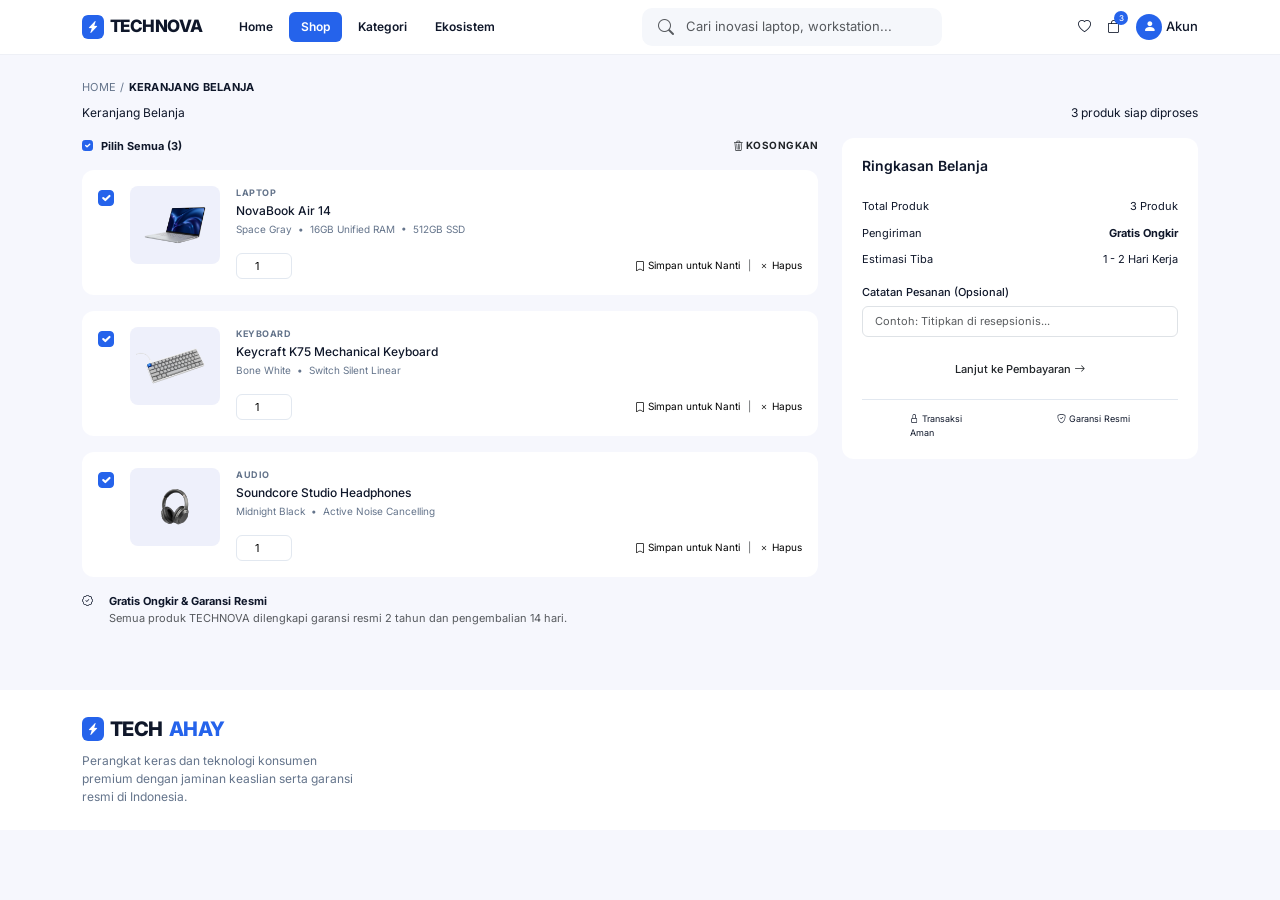
<file: Blocking web figma/keranjang.html>
<!DOCTYPE html>
<html lang="id">
<head>
  <title>Keranjang - Techahay</title>
  <meta charset="utf-8">
  <meta name="viewport" content="width=device-width, initial-scale=1">
  <link href="https://fonts.googleapis.com/css2?family=Inter:wght@400;500;600;700;800&display=swap" rel="stylesheet">
  <link rel="stylesheet" href="https://cdn.jsdelivr.net/npm/bootstrap@5.3.3/dist/css/bootstrap.min.css">
  <link rel="stylesheet" href="https://cdn.jsdelivr.net/npm/bootstrap-icons@1.11.3/font/bootstrap-icons.min.css">
  <style>
:root {
    --brand-blue: #2563eb;
    --brand-blue-dark: #1d4ed8;
    --brand-light: #eef4fd;
    --surface: #f5f7fb;
    --ink: #0f172a;
    --muted: #64748b;
    --line: #e2e8f0;
}

body {
    font-family: 'Inter', 'Segoe UI', Tahoma, Geneva, Verdana, sans-serif;
    color: var(--ink);
    background-color: #ffffff;
}

.text-brand-blue { color: var(--brand-blue) !important; }

.btn-brand-primary {
    background-color: var(--brand-blue);
    border-color: var(--brand-blue);
    color: #fff;
    font-weight: 600;
    font-size: 13px;
    border-radius: 8px;
    padding: 9px 18px;
}
.btn-brand-primary:hover {
    background-color: var(--brand-blue-dark);
    border-color: var(--brand-blue-dark);
    color: #fff;
}
.btn-brand-primary.btn-sm {
    font-size: 11px;
    padding: 6px 12px;
}

.btn-brand-secondary {
    background-color: #fff;
    border: 1px solid var(--line);
    color: var(--ink);
    font-weight: 600;
    font-size: 13px;
    border-radius: 8px;
    padding: 9px 18px;
}
.btn-brand-secondary:hover {
    background-color: var(--surface);
    color: var(--ink);
}

.link-brand {
    color: var(--brand-blue);
    text-decoration: none;
    font-size: 13px;
    font-weight: 600;
}
.link-brand:hover { text-decoration: underline; }

.site-header { border-bottom: 1px solid var(--line); z-index: 1030; }

.brand-logo {
    width: 28px;
    height: 28px;
    background: var(--brand-blue);
    color: #fff;
    border-radius: 8px;
    display: inline-flex;
    align-items: center;
    justify-content: center;
    font-size: 14px;
}
.brand-text {
    font-weight: 800;
    font-size: 18px;
    letter-spacing: -0.3px;
    color: var(--ink);
}

.search-container {
    background-color: var(--surface);
    border-radius: 10px;
    height: 38px;
}
.search-container input { font-size: 13px; }

.header-link {
    color: var(--ink);
    text-decoration: none;
    font-size: 13px;
    font-weight: 500;
}
.header-link:hover { color: var(--brand-blue); }

.nav-bar { border-top: 1px solid var(--line); }
.nav-bar .nav-link {
    font-size: 12px;
    font-weight: 500;
    color: var(--ink);
    padding: 10px 0;
}
.nav-bar .nav-link.active-link {
    color: var(--brand-blue);
    font-weight: 600;
}

.hero-section {
    background: var(--brand-light);
    border: 1px dashed #93c5fd;
    border-radius: 12px;
    overflow: hidden;
}
.hero-badge {
    align-self: flex-start;
    display: inline-flex;
    align-items: center;
    gap: 6px;
    background: #fff;
    color: var(--brand-blue);
    font-size: 9px;
    font-weight: 700;
    letter-spacing: 0.5px;
    padding: 5px 10px;
    border-radius: 50rem;
    border: 1px solid #dbeafe;
}
.hero-title {
    font-size: clamp(2rem, 4vw, 2.6rem);
    font-weight: 800;
    letter-spacing: -1px;
    line-height: 1.15;
    color: var(--ink);
}
.hero-img {
    width: 100%;
    height: 100%;
    min-height: 220px;
    max-height: 340px;
    object-fit: cover;
    display: block;
}

.section-head {
    display: flex;
    justify-content: space-between;
    align-items: center;
    margin-bottom: 14px;
}
.section-title {
    font-size: 16px;
    font-weight: 700;
    margin: 0;
    color: var(--ink);
}

.band-light { background-color: var(--brand-light); }

.category-card {
    display: flex;
    flex-direction: column;
    align-items: center;
    gap: 6px;
    background: var(--surface);
    border-radius: 10px;
    padding: 14px 8px 10px;
    text-decoration: none;
    color: var(--ink);
    border: 1px solid transparent;
    transition: transform 0.2s ease, box-shadow 0.2s ease;
}
.category-card img {
    height: 44px;
    width: auto;
    max-width: 100%;
    object-fit: contain;
}
.category-card span {
    font-size: 10px;
    font-weight: 600;
}
.category-card:hover {
    transform: translateY(-4px);
    box-shadow: 0 10px 15px -3px rgba(0, 0, 0, 0.08);
    color: var(--ink);
}

.product-card {
    background: #fff;
    border: 1px solid var(--line);
    border-radius: 10px;
    overflow: hidden;
    height: 100%;
    display: flex;
    flex-direction: column;
    transition: all 0.2s ease;
}
.product-card:hover { box-shadow: 0 10px 20px rgba(0, 0, 0, 0.08); }

.product-img-wrapper {
    position: relative;
    background: var(--surface);
    height: 120px;
    display: flex;
    align-items: center;
    justify-content: center;
    padding: 12px;
}
.product-img-wrapper img {
    max-height: 100%;
    max-width: 100%;
    object-fit: contain;
}

.wishlist-btn {
    position: absolute;
    top: 8px;
    right: 8px;
    width: 24px;
    height: 24px;
    border-radius: 50%;
    border: none;
    background: #fff;
    color: var(--ink);
    font-size: 11px;
    display: flex;
    align-items: center;
    justify-content: center;
    box-shadow: 0 1px 3px rgba(0, 0, 0, 0.1);
    padding: 0;
}
.wishlist-btn:hover { color: #ef4444; }

.new-badge {
    position: absolute;
    top: 8px;
    left: 8px;
    background: #dbeafe;
    color: var(--brand-blue);
    font-size: 8px;
    font-weight: 700;
    padding: 2px 6px;
    border-radius: 4px;
}

.product-info {
    padding: 12px;
    display: flex;
    flex-direction: column;
    flex-grow: 1;
}
.product-name {
    font-size: 12px;
    font-weight: 700;
    margin: 0 0 2px;
    color: var(--ink);
}
.product-spec {
    font-size: 9px;
    color: var(--muted);
    margin-bottom: 10px;
}
.price { font-size: 12px; font-weight: 700; color: var(--ink); }
.price-old {
    font-size: 9px;
    color: var(--muted);
    text-decoration: line-through;
}

.promo-banner {
    background-color: #0f172a;
    border-radius: 12px;
    color: #fff;
    overflow: hidden;
}
.promo-title {
    font-size: 22px;
    font-weight: 700;
    line-height: 1.3;
}
.promo-img {
    max-width: 100%;
    height: 130px;
    object-fit: cover;
    width: 100%;
}

.features { background: #fff; }
.feature-item {
    display: flex;
    align-items: center;
    gap: 10px;
    font-size: 11px;
    font-weight: 500;
}
.feature-item i {
    width: 30px;
    height: 30px;
    background: var(--brand-light);
    color: var(--brand-blue);
    border-radius: 8px;
    display: inline-flex;
    align-items: center;
    justify-content: center;
    font-size: 14px;
}

.newsletter { background: var(--brand-light); }
.newsletter-icon {
    width: 34px;
    height: 34px;
    background: #fff;
    border-radius: 8px;
    display: inline-flex;
    align-items: center;
    justify-content: center;
    color: var(--brand-blue);
}
.newsletter-title { font-size: 16px; font-weight: 700; }
.newsletter-input {
    font-size: 12px;
    border-radius: 8px;
    border: 1px solid var(--line);
}
.newsletter-note { font-size: 9px; color: var(--muted); }

.site-footer {
    background-color: #0f172a;
    color: #94a3b8;
}
.footer-social a {
    color: #94a3b8;
    font-size: 16px;
}
.footer-social a:hover { color: #fff; }
.footer-line { border-color: #1e293b; opacity: 1; }
.footer-copy { font-size: 11px; }


:root {
    --page-bg: #f6f7fd;
    --soft-blue: #eceffd;
    --deep-blue: #0b47d1;
    --success: #15803d;
}

body.inner { background: var(--page-bg); }
.card-box {
    background: #fff;
    border-radius: 12px;
    border: 1px solid #eef0f6;
    padding: 18px 20px;
}
.card-box h2, .card-title-sm {
    font-size: 14px;
    font-weight: 700;
    margin: 0 0 14px;
}
.small-note { font-size: 11px; color: var(--muted); }

.topbar { background: #fff; z-index: 1030; border-bottom: 1px solid #eef0f6; }
.logo-mark {
    font-weight: 800;
    font-size: 17px;
    letter-spacing: -0.5px;
    color: var(--ink);
    text-decoration: none;
    display: inline-flex;
    align-items: center;
    gap: 6px;
    white-space: nowrap;
}
.logo-mark i {
    background: var(--brand-blue);
    color: #fff;
    border-radius: 6px;
    padding: 3px 5px;
    font-size: 12px;
}
.nav-pill {
    font-size: 12px;
    font-weight: 600;
    color: var(--ink);
    padding: 6px 12px;
    border-radius: 6px;
    text-decoration: none;
}
.nav-pill:hover { background: var(--soft-blue); }
.nav-pill.active { background: var(--brand-blue); color: #fff; }
.topbar .search-container { max-width: 420px; }
.badge-dot {
    position: absolute;
    top: -6px;
    right: -8px;
    background: var(--brand-blue);
    color: #fff;
    font-size: 8px;
    width: 14px;
    height: 14px;
    border-radius: 50%;
    display: flex;
    align-items: center;
    justify-content: center;
}
.avatar-btn {
    width: 26px;
    height: 26px;
    border-radius: 50%;
    background: var(--brand-blue);
    color: #fff;
    display: inline-flex;
    align-items: center;
    justify-content: center;
    font-size: 13px;
}

.crumbs { font-size: 10px; color: var(--muted); margin: 16px 0 8px; }
.crumbs a { color: var(--muted); text-decoration: none; }
.crumbs strong { color: var(--ink); }
.crumbs span.sep { margin: 0 4px; }
.page-title { font-size: 22px; font-weight: 800; letter-spacing: -0.5px; margin: 0; }

.btn-deep {
    background: var(--deep-blue);
    border-color: var(--deep-blue);
    color: #fff;
    font-weight: 600;
    font-size: 12px;
    border-radius: 8px;
    padding: 9px 16px;
}
.btn-deep:hover { background: #083aa8; color: #fff; }
.btn-soft {
    background: var(--soft-blue);
    border: none;
    color: var(--ink);
    font-weight: 600;
    font-size: 12px;
    border-radius: 8px;
    padding: 9px 16px;
}
.btn-soft:hover { background: #dfe4fb; }

.news-band {
    background: var(--soft-blue);
    border-radius: 12px;
    padding: 22px 28px;
}
.news-band h3 { font-size: 15px; font-weight: 700; margin: 0; }
.news-band input { font-size: 12px; border: 1px solid var(--line); border-radius: 8px; }
.foot-light { background: #fff; margin-top: 40px; }
.foot-light h4 { font-size: 12px; font-weight: 700; margin-bottom: 12px; }
.foot-light ul { list-style: none; padding: 0; margin: 0; font-size: 10px; color: var(--muted); }
.foot-light li { margin-bottom: 8px; }
.foot-light li a { color: inherit; text-decoration: none; }
.foot-light li a:hover { color: var(--brand-blue); }
.foot-desc { font-size: 11px; color: var(--muted); max-width: 280px; }
.foot-badge { font-size: 8px; font-weight: 700; letter-spacing: 0.4px; display: inline-flex; gap: 4px; align-items: center; color: var(--ink); }
.foot-badge i { color: var(--brand-blue); }
.foot-bottom { font-size: 9px; color: var(--muted); border-top: 1px solid #eef0f6; }
.foot-bottom a { color: var(--muted); text-decoration: none; margin-left: 16px; }

.login-wrap { max-width: 460px; margin: 0 auto; }
.login-shell { background: var(--page-bg); }
.login-top {
    background: #0f172a;
    border-radius: 10px;
    padding: 14px 20px;
    display: flex;
    justify-content: space-between;
    align-items: center;
    margin: 24px auto;
    max-width: 1000px;
}
.login-top .logo-mark { color: #fff; }
.login-title { font-size: 24px; font-weight: 600; text-align: center; margin: 24px 0 6px; }
.login-sub { font-size: 12px; font-weight: 700; text-align: center; margin-bottom: 20px; }
.auth-tabs {
    display: flex;
    background: #d3dcf7;
    border-radius: 10px;
    padding: 6px;
    margin-bottom: 22px;
}
.auth-tabs button {
    flex: 1;
    border: none;
    background: transparent;
    padding: 12px;
    font-weight: 600;
    font-size: 14px;
    color: #64748b;
    border-radius: 8px;
}
.auth-tabs button.active { background: #fff; color: var(--brand-blue); }
.field-label { font-size: 12px; font-weight: 600; margin-bottom: 6px; display: block; }
.field-icon {
    display: flex;
    align-items: center;
    gap: 10px;
    background: #d3dcf7;
    border-radius: 8px;
    padding: 0 14px;
    height: 44px;
    margin-bottom: 18px;
}
.field-icon input {
    border: none;
    background: transparent;
    flex: 1;
    outline: none;
    font-size: 13px;
}
.field-icon i { font-size: 16px; }
.btn-login {
    width: 100%;
    background: #0a58ff;
    color: #fff;
    border: none;
    border-radius: 8px;
    padding: 13px;
    font-weight: 700;
    font-size: 14px;
}
.btn-login:hover { background: #0846cc; }
.or-line { display: flex; align-items: center; gap: 12px; font-size: 11px; margin: 18px 0; }
.or-line::before, .or-line::after { content: ""; flex: 1; height: 2px; background: #0f172a; }
.btn-social {
    flex: 1;
    background: #e2e4e8;
    border: none;
    border-radius: 8px;
    padding: 12px;
    font-size: 13px;
    font-weight: 600;
    display: flex;
    align-items: center;
    justify-content: center;
    gap: 8px;
}
.btn-social:hover { background: #d6d9de; }

.pd-main-img {
    background: #eef0f6;
    border-radius: 12px;
    display: flex;
    align-items: center;
    justify-content: center;
    height: 320px;
    padding: 20px;
}
.pd-main-img img { max-height: 100%; max-width: 100%; object-fit: contain; }
.pd-thumb {
    width: 64px;
    height: 48px;
    background: #fff;
    border: 2px solid transparent;
    border-radius: 8px;
    padding: 4px;
    cursor: pointer;
}
.pd-thumb.active { border-color: var(--brand-blue); }
.pd-thumb img { width: 100%; height: 100%; object-fit: contain; }
.tag-pill {
    font-size: 8px;
    font-weight: 700;
    letter-spacing: 0.4px;
    background: var(--soft-blue);
    color: var(--brand-blue);
    padding: 3px 8px;
    border-radius: 50rem;
}
.pd-title { font-size: 26px; font-weight: 800; letter-spacing: -0.8px; margin: 8px 0; }
.pd-desc { font-size: 11px; color: var(--muted); }
.stock-ok { font-size: 9px; font-weight: 600; background: #dcfce7; color: var(--success); padding: 3px 8px; border-radius: 4px; }
.swatch {
    width: 22px;
    height: 22px;
    border-radius: 50%;
    border: 2px solid #fff;
    box-shadow: 0 0 0 1px var(--line);
    cursor: pointer;
}
.swatch.active { box-shadow: 0 0 0 2px var(--brand-blue); }
.opt-box {
    border: 1px solid var(--line);
    border-radius: 8px;
    padding: 8px 12px;
    font-size: 10px;
    background: #fff;
    cursor: pointer;
    min-width: 96px;
}
.opt-box b { display: block; font-size: 11px; }
.opt-box.active { border-color: var(--brand-blue); background: var(--soft-blue); }
.pd-price { font-size: 22px; font-weight: 800; color: var(--deep-blue); }
.feat-card { background: #fff; border-radius: 12px; padding: 20px; height: 100%; }
.feat-card .ico {
    width: 32px;
    height: 32px;
    background: var(--soft-blue);
    color: var(--brand-blue);
    border-radius: 8px;
    display: flex;
    align-items: center;
    justify-content: center;
    margin-bottom: 12px;
}
.feat-card h3 { font-size: 13px; font-weight: 700; }
.feat-card p { font-size: 10px; color: var(--muted); margin: 0; }
.center-head { text-align: center; margin: 40px 0 20px; }
.center-head small { font-size: 8px; font-weight: 700; letter-spacing: 1px; color: var(--brand-blue); }
.center-head h2 { font-size: 18px; font-weight: 700; margin: 4px 0 0; }
.dark-foot { background: #0f172a; color: #94a3b8; }
.dark-foot a { color: #94a3b8; font-size: 15px; }

.cat-tabs { display: flex; gap: 6px; flex-wrap: wrap; }
.cat-tab {
    font-size: 11px;
    font-weight: 600;
    padding: 7px 14px;
    background: #fff;
    border: none;
    border-radius: 6px;
    color: var(--ink);
}
.cat-tab.active { background: var(--deep-blue); color: #fff; }
.sort-box { font-size: 11px; font-weight: 600; background: #fff; border: none; border-radius: 6px; padding: 7px 12px; }
.view-btn { background: #fff; border: none; border-radius: 6px; width: 30px; height: 30px; font-size: 12px; }
.filter-card { background: #fff; border-radius: 12px; padding: 16px; }
.filter-card h3 { font-size: 13px; font-weight: 700; }
.filter-label { font-size: 8px; font-weight: 700; letter-spacing: 0.5px; color: var(--muted); margin: 14px 0 8px; display: block; }
.filter-card .form-check { font-size: 10px; margin-bottom: 4px; }
.filter-card .form-check-input:checked { background-color: var(--brand-blue); border-color: var(--brand-blue); }
.cat-card {
    background: #fff;
    border-radius: 12px;
    padding: 12px;
    height: 100%;
    display: flex;
    flex-direction: column;
    transition: box-shadow 0.2s;
}
.cat-card:hover { box-shadow: 0 10px 20px rgba(0, 0, 0, 0.08); }
.cat-card .thumb {
    background: #eef0fb;
    border-radius: 10px;
    height: 120px;
    display: flex;
    align-items: center;
    justify-content: center;
    padding: 10px;
    margin-bottom: 12px;
}
.cat-card .thumb img { max-width: 100%; max-height: 100%; object-fit: contain; }
.cat-card h3 { font-size: 12px; font-weight: 700; margin: 0 0 2px; }
.cat-card .spec { font-size: 9px; color: var(--muted); margin-bottom: 10px; }
.cat-card .price-big { font-size: 16px; font-weight: 800; color: var(--deep-blue); margin-top: auto; }
.cat-card .old { font-size: 9px; color: var(--muted); text-decoration: line-through; margin-left: 6px; font-weight: 400; }
.btn-cart-block {
    width: 100%;
    background: var(--deep-blue);
    color: #fff;
    border: none;
    border-radius: 6px;
    padding: 8px;
    font-size: 11px;
    font-weight: 700;
    margin-top: 10px;
}
.btn-cart-block:hover { background: #083aa8; }
.pagination-x { display: flex; gap: 4px; align-items: center; }
.pagination-x button {
    border: none;
    background: #fff;
    font-size: 11px;
    padding: 6px 10px;
    border-radius: 6px;
}
.pagination-x button.active { background: var(--deep-blue); color: #fff; }

.cart-item {
    background: #fff;
    border-radius: 12px;
    padding: 16px;
    display: flex;
    gap: 16px;
    align-items: flex-start;
    margin-bottom: 16px;
}
.cart-item .form-check-input:checked,
.cart-head .form-check-input:checked { background-color: var(--brand-blue); border-color: var(--brand-blue); }
.cart-thumb {
    width: 90px;
    height: 78px;
    background: #eef0fb;
    border-radius: 8px;
    display: flex;
    align-items: center;
    justify-content: center;
    flex-shrink: 0;
    padding: 6px;
}
.cart-thumb img { max-width: 100%; max-height: 100%; object-fit: contain; }
.cart-cat { font-size: 9px; font-weight: 700; letter-spacing: 0.5px; color: var(--muted); }
.cart-name { font-size: 12px; font-weight: 500; margin: 2px 0; }
.cart-var { font-size: 10px; color: var(--muted); }
.qty { display: inline-flex; align-items: center; gap: 12px; font-size: 11px; }
.qty button { border: none; background: transparent; font-size: 14px; padding: 0 4px; }
.cart-actions { font-size: 10px; color: var(--ink); }
.cart-actions button { border: none; background: none; font-size: 10px; padding: 0; }
.cart-actions button:hover { color: var(--brand-blue); }
.summary-card { background: #fff; border-radius: 12px; padding: 20px; position: sticky; top: 70px; }
.sum-row { display: flex; justify-content: space-between; font-size: 11px; margin-bottom: 10px; }
.sum-row.muted { color: var(--muted); }
.sum-total { display: flex; justify-content: space-between; align-items: baseline; font-weight: 800; border-top: 1px solid var(--line); padding-top: 12px; margin-top: 8px; }
.sum-total .amt { font-size: 18px; color: var(--ink); }
.trust-row { display: flex; justify-content: space-around; font-size: 9px; color: var(--ink); border-top: 1px solid var(--line); padding-top: 12px; margin-top: 14px; }

.option-row {
    display: flex;
    align-items: center;
    gap: 10px;
    background: #f1f3fb;
    border-radius: 8px;
    padding: 12px 14px;
    margin-bottom: 10px;
    cursor: pointer;
    font-size: 11px;
    border: 1px solid transparent;
}
.option-row small { display: block; font-size: 9px; color: var(--muted); }
.option-row .push { margin-left: auto; font-size: 10px; font-weight: 700; }
.option-row .push.free { color: var(--success); }
.option-row .push.mut { color: var(--muted); font-weight: 500; }
.option-row input { accent-color: var(--deep-blue); }
.option-row:has(input:checked) { background: #e1e8fc; border-color: #c7d4fa; }
.steps-bar { background: #fff; border-radius: 12px; padding: 16px 20px; margin-top: 24px; }
.step-item { display: flex; align-items: center; gap: 10px; }
.step-item .dot {
    width: 28px;
    height: 28px;
    border-radius: 50%;
    display: flex;
    align-items: center;
    justify-content: center;
    font-size: 13px;
    background: #e5e7eb;
    color: #9ca3af;
}
.step-item small { display: block; font-size: 8px; font-weight: 700; letter-spacing: 0.4px; }
.step-item b { font-size: 12px; }
.step-item span.sub { font-size: 9px; color: var(--muted); display: block; }
.step-item.done .dot { background: var(--success); color: #fff; }
.step-item.done small { color: var(--success); }
.step-item.active .dot { background: var(--deep-blue); color: #fff; }
.step-item.active small { color: var(--deep-blue); }
.step-item.todo { opacity: 0.5; }

.status-badge { font-size: 8px; font-weight: 700; letter-spacing: 0.4px; background: var(--soft-blue); color: var(--deep-blue); padding: 3px 8px; border-radius: 4px; }
.timeline { list-style: none; margin: 0; padding: 0 0 0 22px; position: relative; }
.timeline::before { content: ""; position: absolute; left: 5px; top: 8px; bottom: 8px; width: 2px; background: var(--line); }
.timeline li { position: relative; margin-bottom: 18px; }
.timeline li::before {
    content: "";
    position: absolute;
    left: -22px;
    top: 3px;
    width: 12px;
    height: 12px;
    border-radius: 50%;
    background: #475569;
    border: 2px solid #fff;
}
.timeline li.current::before { background: var(--deep-blue); box-shadow: 0 0 0 3px #c7d4fa; }
.timeline .t-head { display: flex; justify-content: space-between; font-size: 11px; font-weight: 600; }
.timeline .t-head span { font-weight: 400; color: var(--muted); font-size: 10px; }
.timeline p { font-size: 10px; color: var(--muted); margin: 2px 0 0; }
.order-line { display: flex; gap: 10px; align-items: center; margin-bottom: 10px; }
.order-line img { width: 34px; height: 34px; border-radius: 6px; object-fit: cover; background: #eef0fb; padding: 2px; }
.order-line b { font-size: 11px; display: block; }
.order-line small { font-size: 10px; color: var(--muted); }
.addr-text { font-size: 11px; color: #334155; max-width: 360px; }


.auth-tabs input { display: none; }
.auth-tabs label {
    flex: 1;
    text-align: center;
    padding: 12px;
    font-weight: 600;
    font-size: 14px;
    color: #64748b;
    border-radius: 8px;
    cursor: pointer;
    margin: 0;
}
.auth-tabs input:checked + label { background: #fff; color: var(--brand-blue); }

.qty-input {
    width: 56px;
    border: 1px solid var(--line);
    border-radius: 6px;
    padding: 4px 6px;
    font-size: 11px;
    text-align: center;
}

.g-radio { display: none; }
.pd-gallery .m2 { display: none; }
.pd-gallery:has(#g2:checked) .m1 { display: none; }
.pd-gallery:has(#g2:checked) .m2 { display: flex; }
.pd-gallery .pd-thumb { display: flex; align-items: center; justify-content: center; margin: 0; }
.pd-gallery:has(#g1:checked) .t1,
.pd-gallery:has(#g2:checked) .t2 { border-color: var(--brand-blue); }

.swatch-label, .opt-label { margin: 0; cursor: pointer; }
.swatch-label input, .opt-label input { display: none; }
.swatch-label input:checked + .swatch { box-shadow: 0 0 0 2px var(--brand-blue); }
.opt-label input:checked + .opt-box { border-color: var(--brand-blue); background: var(--soft-blue); }
.swatch { display: inline-block; }

.cat-tab-wrap { margin: 0; cursor: pointer; }
.cat-tab-wrap input { display: none; }
.cat-tab-wrap input:checked + .cat-tab { background: var(--deep-blue); color: #fff; }
.cat-tab { display: inline-block; }

.cat-tabs .rd { display: none; }
.cat-tabs .cat-tab { cursor: pointer; margin: 0; display: inline-block; }
.cat-tabs .rd:checked + .cat-tab { background: var(--deep-blue); color: #fff; }
  </style>
</head>
<body class="inner">

  <header class="topbar sticky-top">
    <div class="container d-flex align-items-center gap-3 gap-lg-4 py-2">
      <a href="index.html" class="logo-mark"><i class="bi bi-lightning-charge-fill"></i> TECHNOVA</a>
      <nav class="d-none d-md-flex gap-1 align-items-center">
        <a class="nav-pill" href="index.html">Home</a>
        <a class="nav-pill active" href="katalog.html">Shop</a>
        <a class="nav-pill" href="#">Kategori</a>
        <a class="nav-pill" href="#">Ekosistem</a>
      </nav>
      <div class="search-container d-none d-md-flex align-items-center px-3 flex-grow-1 ms-auto" style="max-width:300px;">
        <i class="bi bi-search text-muted"></i>
        <input type="text" class="form-control border-0 bg-transparent shadow-none" placeholder="Cari inovasi laptop, workstation...">
      </div>
      <div class="d-flex align-items-center gap-3 ms-auto">
        <a href="#" class="header-link"><i class="bi bi-heart"></i></a>
        <a href="keranjang.html" class="header-link position-relative"><i class="bi bi-bag"></i><span class="badge-dot">3</span></a>
        <a href="login.html" class="header-link d-flex align-items-center gap-1"><span class="avatar-btn"><i class="bi bi-person-fill"></i></span><span class="d-none d-lg-inline">Akun</span></a>
      </div>
    </div>
  </header>

  <main class="container pb-4">
    <div class="crumbs mt-4" style="font-size:11px; letter-spacing:.3px;"><a href="index.html">HOME</a><span class="sep">/</span><strong>KERANJANG BELANJA</strong></div>
    <div class="d-flex justify-content-between align-items-center mb-3" style="font-size:12px;">
      <span>Keranjang Belanja</span>
      <span>3 produk siap diproses</span>
    </div>

    <div class="row g-4">
      <div class="col-lg-8">
        <div class="cart-head d-flex justify-content-between align-items-center mb-3" style="font-size:11px; font-weight:700;">
          <label class="d-flex align-items-center gap-2 mb-0"><input type="checkbox" class="form-check-input mt-0" checked> Pilih Semua (3)</label>
          <a href="#" class="text-dark text-decoration-none" style="font-size:10px; letter-spacing:.5px;"><i class="bi bi-trash3"></i> KOSONGKAN</a>
        </div>

        <div class="cart-item">
          <input type="checkbox" class="form-check-input mt-1" checked>
          <div class="cart-thumb"><img src="laptop.png" alt=""></div>
          <div class="flex-grow-1">
            <div class="cart-cat">LAPTOP</div>
            <div class="cart-name">NovaBook Air 14</div>
            <div class="cart-var">Space Gray &nbsp;•&nbsp; 16GB Unified RAM &nbsp;•&nbsp; 512GB SSD</div>
            <div class="d-flex justify-content-between align-items-center mt-3">
              <input type="number" class="qty-input" value="1" min="1" aria-label="Jumlah">
              <div class="cart-actions d-flex gap-2 align-items-center"><button><i class="bi bi-bookmark"></i> Simpan untuk Nanti</button><span class="text-muted">|</span><button><i class="bi bi-x"></i> Hapus</button></div>
            </div>
          </div>
        </div>

        <div class="cart-item">
          <input type="checkbox" class="form-check-input mt-1" checked>
          <div class="cart-thumb"><img src="keyboard.png" alt=""></div>
          <div class="flex-grow-1">
            <div class="cart-cat">KEYBOARD</div>
            <div class="cart-name">Keycraft K75 Mechanical Keyboard</div>
            <div class="cart-var">Bone White &nbsp;•&nbsp; Switch Silent Linear</div>
            <div class="d-flex justify-content-between align-items-center mt-3">
              <input type="number" class="qty-input" value="1" min="1" aria-label="Jumlah">
              <div class="cart-actions d-flex gap-2 align-items-center"><button><i class="bi bi-bookmark"></i> Simpan untuk Nanti</button><span class="text-muted">|</span><button><i class="bi bi-x"></i> Hapus</button></div>
            </div>
          </div>
        </div>

        <div class="cart-item">
          <input type="checkbox" class="form-check-input mt-1" checked>
          <div class="cart-thumb"><img src="headphone.png" alt=""></div>
          <div class="flex-grow-1">
            <div class="cart-cat">AUDIO</div>
            <div class="cart-name">Soundcore Studio Headphones</div>
            <div class="cart-var">Midnight Black &nbsp;•&nbsp; Active Noise Cancelling</div>
            <div class="d-flex justify-content-between align-items-center mt-3">
              <input type="number" class="qty-input" value="1" min="1" aria-label="Jumlah">
              <div class="cart-actions d-flex gap-2 align-items-center"><button><i class="bi bi-bookmark"></i> Simpan untuk Nanti</button><span class="text-muted">|</span><button><i class="bi bi-x"></i> Hapus</button></div>
            </div>
          </div>
        </div>

        <div class="d-flex gap-3 align-items-start mt-3" style="font-size:11px;">
          <i class="bi bi-patch-check"></i>
          <div><b>Gratis Ongkir &amp; Garansi Resmi</b><br><span class="text-muted">Semua produk TECHNOVA dilengkapi garansi resmi 2 tahun dan pengembalian 14 hari.</span></div>
        </div>
      </div>

      <aside class="col-lg-4">
        <div class="summary-card">
          <h2 class="card-title-sm" style="font-weight:600;">Ringkasan Belanja</h2>
          <div class="sum-row mt-4"><span>Total Produk</span><span>3 Produk</span></div>
          <div class="sum-row"><span>Pengiriman</span><b>Gratis Ongkir</b></div>
          <div class="sum-row"><span>Estimasi Tiba</span><span>1 - 2 Hari Kerja</span></div>
          <label class="field-label mt-3" style="font-weight:500; font-size:11px;">Catatan Pesanan (Opsional)</label>
          <input type="text" class="form-control mb-3" style="font-size:11px;" placeholder="Contoh: Titipkan di resepsionis...">
          <a href="checkout.html" class="d-block text-center text-decoration-none text-dark py-2" style="font-size:11px; font-weight:500;">Lanjut ke Pembayaran <i class="bi bi-arrow-right"></i></a>
          <div class="trust-row">
            <span><i class="bi bi-lock"></i> Transaksi<br>Aman</span>
            <span><i class="bi bi-shield-check"></i> Garansi Resmi</span>
          </div>
        </div>
      </aside>
    </div>
  </main>

  <footer class="foot-light">
    <div class="container py-4">
      <a href="index.html" class="logo-mark" style="font-size:20px;"><i class="bi bi-lightning-charge-fill"></i> TECH<span style="color:var(--brand-blue)">AHAY</span></a>
      <p class="foot-desc mt-2 mb-0" style="font-size:12px;">Perangkat keras dan teknologi konsumen premium dengan jaminan keaslian serta garansi resmi di Indonesia.</p>
    </div>
  </footer>

</body>
</html>
</file>
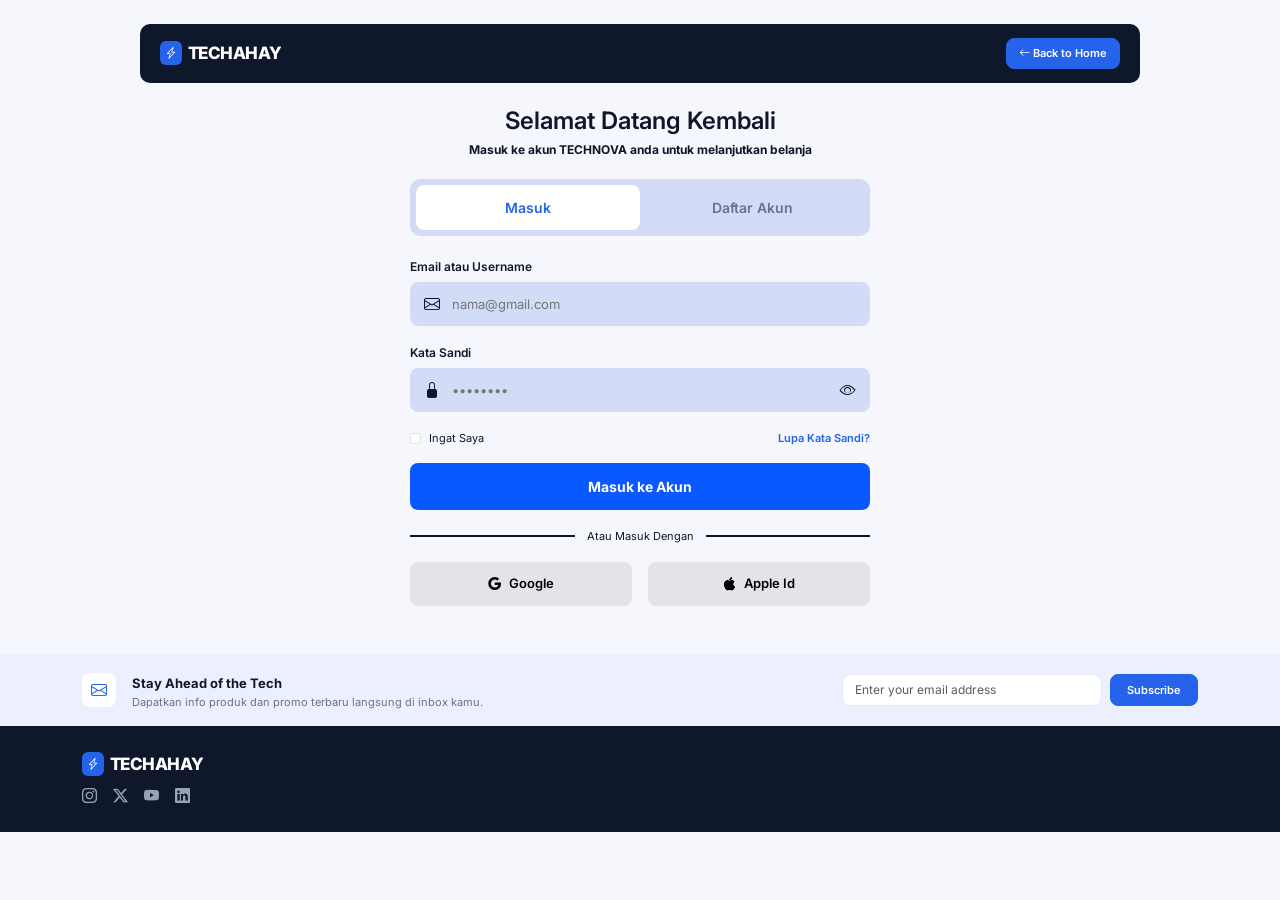
<file: Blocking web figma/login.html>
<!DOCTYPE html>
<html lang="id">
<head>
  <title>Masuk - Techahay</title>
  <meta charset="utf-8">
  <meta name="viewport" content="width=device-width, initial-scale=1">
  <link href="https://fonts.googleapis.com/css2?family=Inter:wght@400;500;600;700;800&display=swap" rel="stylesheet">
  <link rel="stylesheet" href="https://cdn.jsdelivr.net/npm/bootstrap@5.3.3/dist/css/bootstrap.min.css">
  <link rel="stylesheet" href="https://cdn.jsdelivr.net/npm/bootstrap-icons@1.11.3/font/bootstrap-icons.min.css">
  <style>
:root {
    --brand-blue: #2563eb;
    --brand-blue-dark: #1d4ed8;
    --brand-light: #eef4fd;
    --surface: #f5f7fb;
    --ink: #0f172a;
    --muted: #64748b;
    --line: #e2e8f0;
}

body {
    font-family: 'Inter', 'Segoe UI', Tahoma, Geneva, Verdana, sans-serif;
    color: var(--ink);
    background-color: #ffffff;
}

.text-brand-blue { color: var(--brand-blue) !important; }

.btn-brand-primary {
    background-color: var(--brand-blue);
    border-color: var(--brand-blue);
    color: #fff;
    font-weight: 600;
    font-size: 13px;
    border-radius: 8px;
    padding: 9px 18px;
}
.btn-brand-primary:hover {
    background-color: var(--brand-blue-dark);
    border-color: var(--brand-blue-dark);
    color: #fff;
}
.btn-brand-primary.btn-sm {
    font-size: 11px;
    padding: 6px 12px;
}

.btn-brand-secondary {
    background-color: #fff;
    border: 1px solid var(--line);
    color: var(--ink);
    font-weight: 600;
    font-size: 13px;
    border-radius: 8px;
    padding: 9px 18px;
}
.btn-brand-secondary:hover {
    background-color: var(--surface);
    color: var(--ink);
}

.link-brand {
    color: var(--brand-blue);
    text-decoration: none;
    font-size: 13px;
    font-weight: 600;
}
.link-brand:hover { text-decoration: underline; }

.site-header { border-bottom: 1px solid var(--line); z-index: 1030; }

.brand-logo {
    width: 28px;
    height: 28px;
    background: var(--brand-blue);
    color: #fff;
    border-radius: 8px;
    display: inline-flex;
    align-items: center;
    justify-content: center;
    font-size: 14px;
}
.brand-text {
    font-weight: 800;
    font-size: 18px;
    letter-spacing: -0.3px;
    color: var(--ink);
}

.search-container {
    background-color: var(--surface);
    border-radius: 10px;
    height: 38px;
}
.search-container input { font-size: 13px; }

.header-link {
    color: var(--ink);
    text-decoration: none;
    font-size: 13px;
    font-weight: 500;
}
.header-link:hover { color: var(--brand-blue); }

.nav-bar { border-top: 1px solid var(--line); }
.nav-bar .nav-link {
    font-size: 12px;
    font-weight: 500;
    color: var(--ink);
    padding: 10px 0;
}
.nav-bar .nav-link.active-link {
    color: var(--brand-blue);
    font-weight: 600;
}

.hero-section {
    background: var(--brand-light);
    border: 1px dashed #93c5fd;
    border-radius: 12px;
    overflow: hidden;
}
.hero-badge {
    align-self: flex-start;
    display: inline-flex;
    align-items: center;
    gap: 6px;
    background: #fff;
    color: var(--brand-blue);
    font-size: 9px;
    font-weight: 700;
    letter-spacing: 0.5px;
    padding: 5px 10px;
    border-radius: 50rem;
    border: 1px solid #dbeafe;
}
.hero-title {
    font-size: clamp(2rem, 4vw, 2.6rem);
    font-weight: 800;
    letter-spacing: -1px;
    line-height: 1.15;
    color: var(--ink);
}
.hero-img {
    width: 100%;
    height: 100%;
    min-height: 220px;
    max-height: 340px;
    object-fit: cover;
    display: block;
}

.section-head {
    display: flex;
    justify-content: space-between;
    align-items: center;
    margin-bottom: 14px;
}
.section-title {
    font-size: 16px;
    font-weight: 700;
    margin: 0;
    color: var(--ink);
}

.band-light { background-color: var(--brand-light); }

.category-card {
    display: flex;
    flex-direction: column;
    align-items: center;
    gap: 6px;
    background: var(--surface);
    border-radius: 10px;
    padding: 14px 8px 10px;
    text-decoration: none;
    color: var(--ink);
    border: 1px solid transparent;
    transition: transform 0.2s ease, box-shadow 0.2s ease;
}
.category-card img {
    height: 44px;
    width: auto;
    max-width: 100%;
    object-fit: contain;
}
.category-card span {
    font-size: 10px;
    font-weight: 600;
}
.category-card:hover {
    transform: translateY(-4px);
    box-shadow: 0 10px 15px -3px rgba(0, 0, 0, 0.08);
    color: var(--ink);
}

.product-card {
    background: #fff;
    border: 1px solid var(--line);
    border-radius: 10px;
    overflow: hidden;
    height: 100%;
    display: flex;
    flex-direction: column;
    transition: all 0.2s ease;
}
.product-card:hover { box-shadow: 0 10px 20px rgba(0, 0, 0, 0.08); }

.product-img-wrapper {
    position: relative;
    background: var(--surface);
    height: 120px;
    display: flex;
    align-items: center;
    justify-content: center;
    padding: 12px;
}
.product-img-wrapper img {
    max-height: 100%;
    max-width: 100%;
    object-fit: contain;
}

.wishlist-btn {
    position: absolute;
    top: 8px;
    right: 8px;
    width: 24px;
    height: 24px;
    border-radius: 50%;
    border: none;
    background: #fff;
    color: var(--ink);
    font-size: 11px;
    display: flex;
    align-items: center;
    justify-content: center;
    box-shadow: 0 1px 3px rgba(0, 0, 0, 0.1);
    padding: 0;
}
.wishlist-btn:hover { color: #ef4444; }

.new-badge {
    position: absolute;
    top: 8px;
    left: 8px;
    background: #dbeafe;
    color: var(--brand-blue);
    font-size: 8px;
    font-weight: 700;
    padding: 2px 6px;
    border-radius: 4px;
}

.product-info {
    padding: 12px;
    display: flex;
    flex-direction: column;
    flex-grow: 1;
}
.product-name {
    font-size: 12px;
    font-weight: 700;
    margin: 0 0 2px;
    color: var(--ink);
}
.product-spec {
    font-size: 9px;
    color: var(--muted);
    margin-bottom: 10px;
}
.price { font-size: 12px; font-weight: 700; color: var(--ink); }
.price-old {
    font-size: 9px;
    color: var(--muted);
    text-decoration: line-through;
}

.promo-banner {
    background-color: #0f172a;
    border-radius: 12px;
    color: #fff;
    overflow: hidden;
}
.promo-title {
    font-size: 22px;
    font-weight: 700;
    line-height: 1.3;
}
.promo-img {
    max-width: 100%;
    height: 130px;
    object-fit: cover;
    width: 100%;
}

.features { background: #fff; }
.feature-item {
    display: flex;
    align-items: center;
    gap: 10px;
    font-size: 11px;
    font-weight: 500;
}
.feature-item i {
    width: 30px;
    height: 30px;
    background: var(--brand-light);
    color: var(--brand-blue);
    border-radius: 8px;
    display: inline-flex;
    align-items: center;
    justify-content: center;
    font-size: 14px;
}

.newsletter { background: var(--brand-light); }
.newsletter-icon {
    width: 34px;
    height: 34px;
    background: #fff;
    border-radius: 8px;
    display: inline-flex;
    align-items: center;
    justify-content: center;
    color: var(--brand-blue);
}
.newsletter-title { font-size: 16px; font-weight: 700; }
.newsletter-input {
    font-size: 12px;
    border-radius: 8px;
    border: 1px solid var(--line);
}
.newsletter-note { font-size: 9px; color: var(--muted); }

.site-footer {
    background-color: #0f172a;
    color: #94a3b8;
}
.footer-social a {
    color: #94a3b8;
    font-size: 16px;
}
.footer-social a:hover { color: #fff; }
.footer-line { border-color: #1e293b; opacity: 1; }
.footer-copy { font-size: 11px; }


:root {
    --page-bg: #f6f7fd;
    --soft-blue: #eceffd;
    --deep-blue: #0b47d1;
    --success: #15803d;
}

body.inner { background: var(--page-bg); }
.card-box {
    background: #fff;
    border-radius: 12px;
    border: 1px solid #eef0f6;
    padding: 18px 20px;
}
.card-box h2, .card-title-sm {
    font-size: 14px;
    font-weight: 700;
    margin: 0 0 14px;
}
.small-note { font-size: 11px; color: var(--muted); }

.topbar { background: #fff; z-index: 1030; border-bottom: 1px solid #eef0f6; }
.logo-mark {
    font-weight: 800;
    font-size: 17px;
    letter-spacing: -0.5px;
    color: var(--ink);
    text-decoration: none;
    display: inline-flex;
    align-items: center;
    gap: 6px;
    white-space: nowrap;
}
.logo-mark i {
    background: var(--brand-blue);
    color: #fff;
    border-radius: 6px;
    padding: 3px 5px;
    font-size: 12px;
}
.nav-pill {
    font-size: 12px;
    font-weight: 600;
    color: var(--ink);
    padding: 6px 12px;
    border-radius: 6px;
    text-decoration: none;
}
.nav-pill:hover { background: var(--soft-blue); }
.nav-pill.active { background: var(--brand-blue); color: #fff; }
.topbar .search-container { max-width: 420px; }
.badge-dot {
    position: absolute;
    top: -6px;
    right: -8px;
    background: var(--brand-blue);
    color: #fff;
    font-size: 8px;
    width: 14px;
    height: 14px;
    border-radius: 50%;
    display: flex;
    align-items: center;
    justify-content: center;
}
.avatar-btn {
    width: 26px;
    height: 26px;
    border-radius: 50%;
    background: var(--brand-blue);
    color: #fff;
    display: inline-flex;
    align-items: center;
    justify-content: center;
    font-size: 13px;
}

.crumbs { font-size: 10px; color: var(--muted); margin: 16px 0 8px; }
.crumbs a { color: var(--muted); text-decoration: none; }
.crumbs strong { color: var(--ink); }
.crumbs span.sep { margin: 0 4px; }
.page-title { font-size: 22px; font-weight: 800; letter-spacing: -0.5px; margin: 0; }

.btn-deep {
    background: var(--deep-blue);
    border-color: var(--deep-blue);
    color: #fff;
    font-weight: 600;
    font-size: 12px;
    border-radius: 8px;
    padding: 9px 16px;
}
.btn-deep:hover { background: #083aa8; color: #fff; }
.btn-soft {
    background: var(--soft-blue);
    border: none;
    color: var(--ink);
    font-weight: 600;
    font-size: 12px;
    border-radius: 8px;
    padding: 9px 16px;
}
.btn-soft:hover { background: #dfe4fb; }

.news-band {
    background: var(--soft-blue);
    border-radius: 12px;
    padding: 22px 28px;
}
.news-band h3 { font-size: 15px; font-weight: 700; margin: 0; }
.news-band input { font-size: 12px; border: 1px solid var(--line); border-radius: 8px; }
.foot-light { background: #fff; margin-top: 40px; }
.foot-light h4 { font-size: 12px; font-weight: 700; margin-bottom: 12px; }
.foot-light ul { list-style: none; padding: 0; margin: 0; font-size: 10px; color: var(--muted); }
.foot-light li { margin-bottom: 8px; }
.foot-light li a { color: inherit; text-decoration: none; }
.foot-light li a:hover { color: var(--brand-blue); }
.foot-desc { font-size: 11px; color: var(--muted); max-width: 280px; }
.foot-badge { font-size: 8px; font-weight: 700; letter-spacing: 0.4px; display: inline-flex; gap: 4px; align-items: center; color: var(--ink); }
.foot-badge i { color: var(--brand-blue); }
.foot-bottom { font-size: 9px; color: var(--muted); border-top: 1px solid #eef0f6; }
.foot-bottom a { color: var(--muted); text-decoration: none; margin-left: 16px; }

.login-wrap { max-width: 460px; margin: 0 auto; }
.login-shell { background: var(--page-bg); }
.login-top {
    background: #0f172a;
    border-radius: 10px;
    padding: 14px 20px;
    display: flex;
    justify-content: space-between;
    align-items: center;
    margin: 24px auto;
    max-width: 1000px;
}
.login-top .logo-mark { color: #fff; }
.login-title { font-size: 24px; font-weight: 600; text-align: center; margin: 24px 0 6px; }
.login-sub { font-size: 12px; font-weight: 700; text-align: center; margin-bottom: 20px; }
.auth-tabs {
    display: flex;
    background: #d3dcf7;
    border-radius: 10px;
    padding: 6px;
    margin-bottom: 22px;
}
.auth-tabs button {
    flex: 1;
    border: none;
    background: transparent;
    padding: 12px;
    font-weight: 600;
    font-size: 14px;
    color: #64748b;
    border-radius: 8px;
}
.auth-tabs button.active { background: #fff; color: var(--brand-blue); }
.field-label { font-size: 12px; font-weight: 600; margin-bottom: 6px; display: block; }
.field-icon {
    display: flex;
    align-items: center;
    gap: 10px;
    background: #d3dcf7;
    border-radius: 8px;
    padding: 0 14px;
    height: 44px;
    margin-bottom: 18px;
}
.field-icon input {
    border: none;
    background: transparent;
    flex: 1;
    outline: none;
    font-size: 13px;
}
.field-icon i { font-size: 16px; }
.btn-login {
    width: 100%;
    background: #0a58ff;
    color: #fff;
    border: none;
    border-radius: 8px;
    padding: 13px;
    font-weight: 700;
    font-size: 14px;
}
.btn-login:hover { background: #0846cc; }
.or-line { display: flex; align-items: center; gap: 12px; font-size: 11px; margin: 18px 0; }
.or-line::before, .or-line::after { content: ""; flex: 1; height: 2px; background: #0f172a; }
.btn-social {
    flex: 1;
    background: #e2e4e8;
    border: none;
    border-radius: 8px;
    padding: 12px;
    font-size: 13px;
    font-weight: 600;
    display: flex;
    align-items: center;
    justify-content: center;
    gap: 8px;
}
.btn-social:hover { background: #d6d9de; }

.pd-main-img {
    background: #eef0f6;
    border-radius: 12px;
    display: flex;
    align-items: center;
    justify-content: center;
    height: 320px;
    padding: 20px;
}
.pd-main-img img { max-height: 100%; max-width: 100%; object-fit: contain; }
.pd-thumb {
    width: 64px;
    height: 48px;
    background: #fff;
    border: 2px solid transparent;
    border-radius: 8px;
    padding: 4px;
    cursor: pointer;
}
.pd-thumb.active { border-color: var(--brand-blue); }
.pd-thumb img { width: 100%; height: 100%; object-fit: contain; }
.tag-pill {
    font-size: 8px;
    font-weight: 700;
    letter-spacing: 0.4px;
    background: var(--soft-blue);
    color: var(--brand-blue);
    padding: 3px 8px;
    border-radius: 50rem;
}
.pd-title { font-size: 26px; font-weight: 800; letter-spacing: -0.8px; margin: 8px 0; }
.pd-desc { font-size: 11px; color: var(--muted); }
.stock-ok { font-size: 9px; font-weight: 600; background: #dcfce7; color: var(--success); padding: 3px 8px; border-radius: 4px; }
.swatch {
    width: 22px;
    height: 22px;
    border-radius: 50%;
    border: 2px solid #fff;
    box-shadow: 0 0 0 1px var(--line);
    cursor: pointer;
}
.swatch.active { box-shadow: 0 0 0 2px var(--brand-blue); }
.opt-box {
    border: 1px solid var(--line);
    border-radius: 8px;
    padding: 8px 12px;
    font-size: 10px;
    background: #fff;
    cursor: pointer;
    min-width: 96px;
}
.opt-box b { display: block; font-size: 11px; }
.opt-box.active { border-color: var(--brand-blue); background: var(--soft-blue); }
.pd-price { font-size: 22px; font-weight: 800; color: var(--deep-blue); }
.feat-card { background: #fff; border-radius: 12px; padding: 20px; height: 100%; }
.feat-card .ico {
    width: 32px;
    height: 32px;
    background: var(--soft-blue);
    color: var(--brand-blue);
    border-radius: 8px;
    display: flex;
    align-items: center;
    justify-content: center;
    margin-bottom: 12px;
}
.feat-card h3 { font-size: 13px; font-weight: 700; }
.feat-card p { font-size: 10px; color: var(--muted); margin: 0; }
.center-head { text-align: center; margin: 40px 0 20px; }
.center-head small { font-size: 8px; font-weight: 700; letter-spacing: 1px; color: var(--brand-blue); }
.center-head h2 { font-size: 18px; font-weight: 700; margin: 4px 0 0; }
.dark-foot { background: #0f172a; color: #94a3b8; }
.dark-foot a { color: #94a3b8; font-size: 15px; }

.cat-tabs { display: flex; gap: 6px; flex-wrap: wrap; }
.cat-tab {
    font-size: 11px;
    font-weight: 600;
    padding: 7px 14px;
    background: #fff;
    border: none;
    border-radius: 6px;
    color: var(--ink);
}
.cat-tab.active { background: var(--deep-blue); color: #fff; }
.sort-box { font-size: 11px; font-weight: 600; background: #fff; border: none; border-radius: 6px; padding: 7px 12px; }
.view-btn { background: #fff; border: none; border-radius: 6px; width: 30px; height: 30px; font-size: 12px; }
.filter-card { background: #fff; border-radius: 12px; padding: 16px; }
.filter-card h3 { font-size: 13px; font-weight: 700; }
.filter-label { font-size: 8px; font-weight: 700; letter-spacing: 0.5px; color: var(--muted); margin: 14px 0 8px; display: block; }
.filter-card .form-check { font-size: 10px; margin-bottom: 4px; }
.filter-card .form-check-input:checked { background-color: var(--brand-blue); border-color: var(--brand-blue); }
.cat-card {
    background: #fff;
    border-radius: 12px;
    padding: 12px;
    height: 100%;
    display: flex;
    flex-direction: column;
    transition: box-shadow 0.2s;
}
.cat-card:hover { box-shadow: 0 10px 20px rgba(0, 0, 0, 0.08); }
.cat-card .thumb {
    background: #eef0fb;
    border-radius: 10px;
    height: 120px;
    display: flex;
    align-items: center;
    justify-content: center;
    padding: 10px;
    margin-bottom: 12px;
}
.cat-card .thumb img { max-width: 100%; max-height: 100%; object-fit: contain; }
.cat-card h3 { font-size: 12px; font-weight: 700; margin: 0 0 2px; }
.cat-card .spec { font-size: 9px; color: var(--muted); margin-bottom: 10px; }
.cat-card .price-big { font-size: 16px; font-weight: 800; color: var(--deep-blue); margin-top: auto; }
.cat-card .old { font-size: 9px; color: var(--muted); text-decoration: line-through; margin-left: 6px; font-weight: 400; }
.btn-cart-block {
    width: 100%;
    background: var(--deep-blue);
    color: #fff;
    border: none;
    border-radius: 6px;
    padding: 8px;
    font-size: 11px;
    font-weight: 700;
    margin-top: 10px;
}
.btn-cart-block:hover { background: #083aa8; }
.pagination-x { display: flex; gap: 4px; align-items: center; }
.pagination-x button {
    border: none;
    background: #fff;
    font-size: 11px;
    padding: 6px 10px;
    border-radius: 6px;
}
.pagination-x button.active { background: var(--deep-blue); color: #fff; }

.cart-item {
    background: #fff;
    border-radius: 12px;
    padding: 16px;
    display: flex;
    gap: 16px;
    align-items: flex-start;
    margin-bottom: 16px;
}
.cart-item .form-check-input:checked,
.cart-head .form-check-input:checked { background-color: var(--brand-blue); border-color: var(--brand-blue); }
.cart-thumb {
    width: 90px;
    height: 78px;
    background: #eef0fb;
    border-radius: 8px;
    display: flex;
    align-items: center;
    justify-content: center;
    flex-shrink: 0;
    padding: 6px;
}
.cart-thumb img { max-width: 100%; max-height: 100%; object-fit: contain; }
.cart-cat { font-size: 9px; font-weight: 700; letter-spacing: 0.5px; color: var(--muted); }
.cart-name { font-size: 12px; font-weight: 500; margin: 2px 0; }
.cart-var { font-size: 10px; color: var(--muted); }
.qty { display: inline-flex; align-items: center; gap: 12px; font-size: 11px; }
.qty button { border: none; background: transparent; font-size: 14px; padding: 0 4px; }
.cart-actions { font-size: 10px; color: var(--ink); }
.cart-actions button { border: none; background: none; font-size: 10px; padding: 0; }
.cart-actions button:hover { color: var(--brand-blue); }
.summary-card { background: #fff; border-radius: 12px; padding: 20px; position: sticky; top: 70px; }
.sum-row { display: flex; justify-content: space-between; font-size: 11px; margin-bottom: 10px; }
.sum-row.muted { color: var(--muted); }
.sum-total { display: flex; justify-content: space-between; align-items: baseline; font-weight: 800; border-top: 1px solid var(--line); padding-top: 12px; margin-top: 8px; }
.sum-total .amt { font-size: 18px; color: var(--ink); }
.trust-row { display: flex; justify-content: space-around; font-size: 9px; color: var(--ink); border-top: 1px solid var(--line); padding-top: 12px; margin-top: 14px; }

.option-row {
    display: flex;
    align-items: center;
    gap: 10px;
    background: #f1f3fb;
    border-radius: 8px;
    padding: 12px 14px;
    margin-bottom: 10px;
    cursor: pointer;
    font-size: 11px;
    border: 1px solid transparent;
}
.option-row small { display: block; font-size: 9px; color: var(--muted); }
.option-row .push { margin-left: auto; font-size: 10px; font-weight: 700; }
.option-row .push.free { color: var(--success); }
.option-row .push.mut { color: var(--muted); font-weight: 500; }
.option-row input { accent-color: var(--deep-blue); }
.option-row:has(input:checked) { background: #e1e8fc; border-color: #c7d4fa; }
.steps-bar { background: #fff; border-radius: 12px; padding: 16px 20px; margin-top: 24px; }
.step-item { display: flex; align-items: center; gap: 10px; }
.step-item .dot {
    width: 28px;
    height: 28px;
    border-radius: 50%;
    display: flex;
    align-items: center;
    justify-content: center;
    font-size: 13px;
    background: #e5e7eb;
    color: #9ca3af;
}
.step-item small { display: block; font-size: 8px; font-weight: 700; letter-spacing: 0.4px; }
.step-item b { font-size: 12px; }
.step-item span.sub { font-size: 9px; color: var(--muted); display: block; }
.step-item.done .dot { background: var(--success); color: #fff; }
.step-item.done small { color: var(--success); }
.step-item.active .dot { background: var(--deep-blue); color: #fff; }
.step-item.active small { color: var(--deep-blue); }
.step-item.todo { opacity: 0.5; }

.status-badge { font-size: 8px; font-weight: 700; letter-spacing: 0.4px; background: var(--soft-blue); color: var(--deep-blue); padding: 3px 8px; border-radius: 4px; }
.timeline { list-style: none; margin: 0; padding: 0 0 0 22px; position: relative; }
.timeline::before { content: ""; position: absolute; left: 5px; top: 8px; bottom: 8px; width: 2px; background: var(--line); }
.timeline li { position: relative; margin-bottom: 18px; }
.timeline li::before {
    content: "";
    position: absolute;
    left: -22px;
    top: 3px;
    width: 12px;
    height: 12px;
    border-radius: 50%;
    background: #475569;
    border: 2px solid #fff;
}
.timeline li.current::before { background: var(--deep-blue); box-shadow: 0 0 0 3px #c7d4fa; }
.timeline .t-head { display: flex; justify-content: space-between; font-size: 11px; font-weight: 600; }
.timeline .t-head span { font-weight: 400; color: var(--muted); font-size: 10px; }
.timeline p { font-size: 10px; color: var(--muted); margin: 2px 0 0; }
.order-line { display: flex; gap: 10px; align-items: center; margin-bottom: 10px; }
.order-line img { width: 34px; height: 34px; border-radius: 6px; object-fit: cover; background: #eef0fb; padding: 2px; }
.order-line b { font-size: 11px; display: block; }
.order-line small { font-size: 10px; color: var(--muted); }
.addr-text { font-size: 11px; color: #334155; max-width: 360px; }


.auth-tabs input { display: none; }
.auth-tabs label {
    flex: 1;
    text-align: center;
    padding: 12px;
    font-weight: 600;
    font-size: 14px;
    color: #64748b;
    border-radius: 8px;
    cursor: pointer;
    margin: 0;
}
.auth-tabs input:checked + label { background: #fff; color: var(--brand-blue); }

.qty-input {
    width: 56px;
    border: 1px solid var(--line);
    border-radius: 6px;
    padding: 4px 6px;
    font-size: 11px;
    text-align: center;
}

.g-radio { display: none; }
.pd-gallery .m2 { display: none; }
.pd-gallery:has(#g2:checked) .m1 { display: none; }
.pd-gallery:has(#g2:checked) .m2 { display: flex; }
.pd-gallery .pd-thumb { display: flex; align-items: center; justify-content: center; margin: 0; }
.pd-gallery:has(#g1:checked) .t1,
.pd-gallery:has(#g2:checked) .t2 { border-color: var(--brand-blue); }

.swatch-label, .opt-label { margin: 0; cursor: pointer; }
.swatch-label input, .opt-label input { display: none; }
.swatch-label input:checked + .swatch { box-shadow: 0 0 0 2px var(--brand-blue); }
.opt-label input:checked + .opt-box { border-color: var(--brand-blue); background: var(--soft-blue); }
.swatch { display: inline-block; }

.cat-tab-wrap { margin: 0; cursor: pointer; }
.cat-tab-wrap input { display: none; }
.cat-tab-wrap input:checked + .cat-tab { background: var(--deep-blue); color: #fff; }
.cat-tab { display: inline-block; }

.cat-tabs .rd { display: none; }
.cat-tabs .cat-tab { cursor: pointer; margin: 0; display: inline-block; }
.cat-tabs .rd:checked + .cat-tab { background: var(--deep-blue); color: #fff; }
  </style>
</head>
<body class="inner">

  <div class="login-shell pb-5">
    <div class="container">
      <div class="login-top">
        <a href="index.html" class="logo-mark"><i class="bi bi-lightning-charge"></i> TECHAHAY</a>
        <a href="index.html" class="btn btn-brand-primary btn-sm"><i class="bi bi-arrow-left"></i> Back to Home</a>
      </div>

      <div class="login-wrap">
        <h1 class="login-title">Selamat Datang Kembali</h1>
        <p class="login-sub">Masuk ke akun TECHNOVA anda untuk melanjutkan belanja</p>

        <div class="auth-tabs">
          <input type="radio" name="auth" id="tab-masuk" checked><label for="tab-masuk">Masuk</label>
          <input type="radio" name="auth" id="tab-daftar"><label for="tab-daftar">Daftar Akun</label>
        </div>

        <form action="#">
          <label class="field-label">Email atau Username</label>
          <div class="field-icon">
            <i class="bi bi-envelope"></i>
            <input type="text" placeholder="nama@gmail.com">
          </div>

          <label class="field-label">Kata Sandi</label>
          <div class="field-icon">
            <i class="bi bi-lock-fill"></i>
            <input type="password" id="pass" placeholder="••••••••">
            <i class="bi bi-eye"></i>
          </div>

          <div class="d-flex justify-content-between align-items-center mb-3" style="font-size:11px;">
            <label class="d-flex align-items-center gap-2 mb-0"><input type="checkbox" class="form-check-input mt-0"> Ingat Saya</label>
            <a href="#" class="link-brand" style="font-size:11px;">Lupa Kata Sandi?</a>
          </div>

          <button type="submit" class="btn-login">Masuk ke Akun</button>

          <div class="or-line"><span>Atau Masuk Dengan</span></div>

          <div class="d-flex gap-3">
            <button type="button" class="btn-social"><i class="bi bi-google"></i> Google</button>
            <button type="button" class="btn-social"><i class="bi bi-apple"></i> Apple Id</button>
          </div>
        </form>
      </div>
    </div>
  </div>

  <section style="background:var(--soft-blue);">
    <div class="container py-3">
      <div class="row align-items-center g-2">
        <div class="col-md-6 d-flex align-items-center gap-3">
          <span class="newsletter-icon"><i class="bi bi-envelope"></i></span>
          <div>
            <b style="font-size:13px;">Stay Ahead of the Tech</b>
            <div class="small-note">Dapatkan info produk dan promo terbaru langsung di inbox kamu.</div>
          </div>
        </div>
        <div class="col-md-6">
          <form class="d-flex gap-2 justify-content-md-end" action="#">
            <input type="email" class="form-control newsletter-input" style="max-width:260px;" placeholder="Enter your email address">
            <button class="btn btn-brand-primary btn-sm px-3">Subscribe</button>
          </form>
        </div>
      </div>
    </div>
  </section>

  <footer class="dark-foot">
    <div class="container py-4">
      <div class="logo-mark text-white mb-2"><i class="bi bi-lightning-charge"></i> TECHAHAY</div>
      <div class="d-flex gap-3">
        <a href="#"><i class="bi bi-instagram"></i></a>
        <a href="#"><i class="bi bi-twitter-x"></i></a>
        <a href="#"><i class="bi bi-youtube"></i></a>
        <a href="#"><i class="bi bi-linkedin"></i></a>
      </div>
    </div>
  </footer>

</body>
</html>
</file>
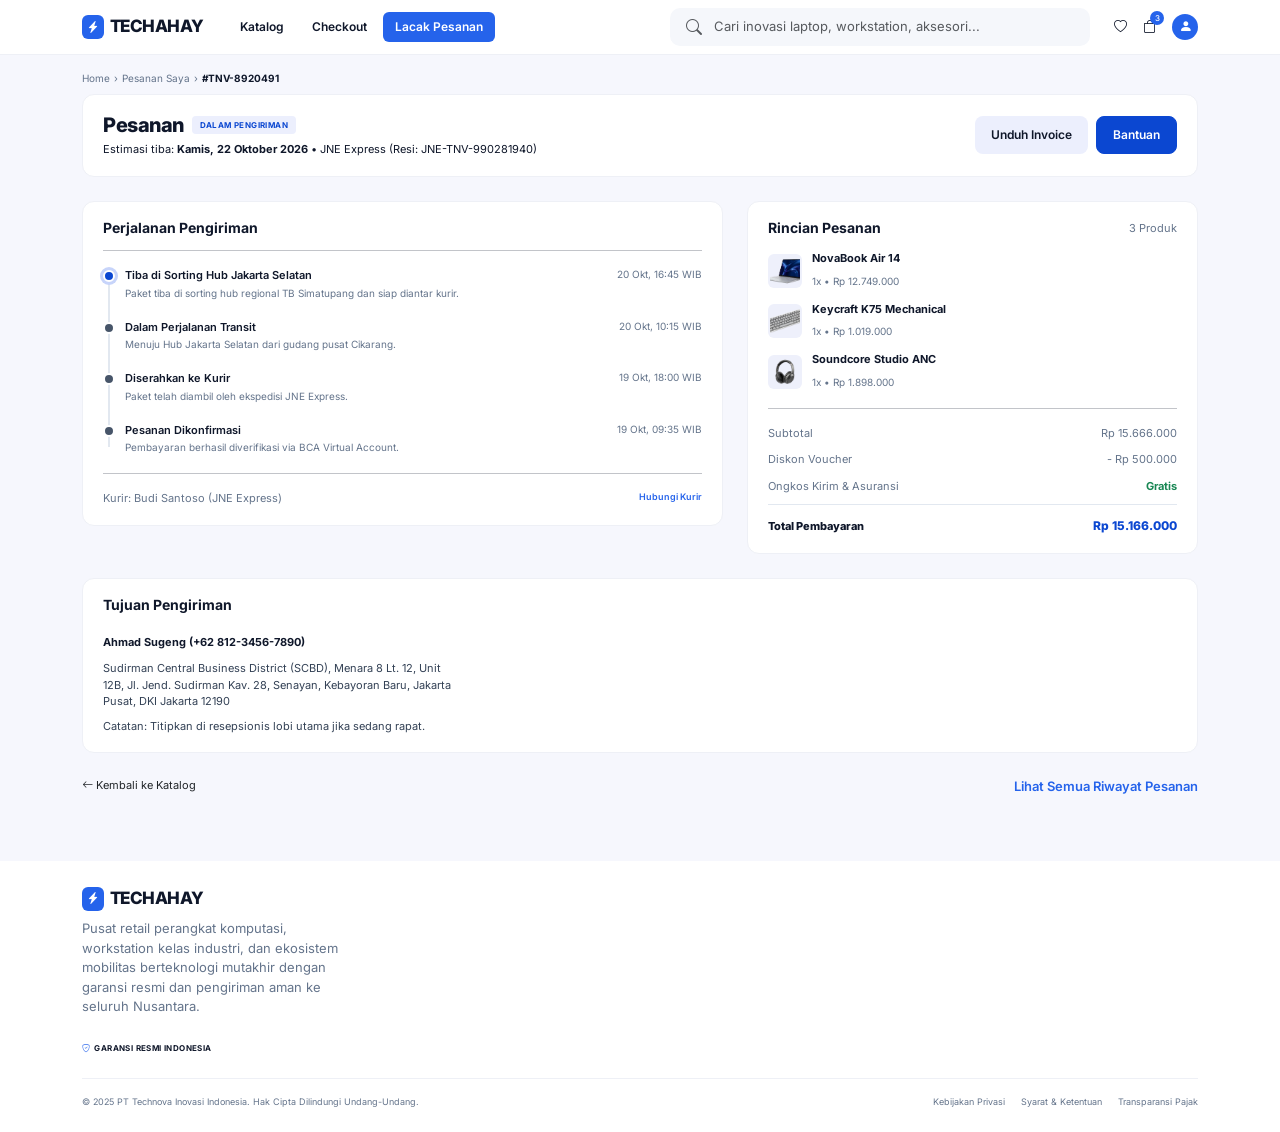
<file: Blocking web figma/pesanan.html>
<!DOCTYPE html>
<html lang="id">
<head>
  <title>Lacak Pesanan - Techahay</title>
  <meta charset="utf-8">
  <meta name="viewport" content="width=device-width, initial-scale=1">
  <link href="https://fonts.googleapis.com/css2?family=Inter:wght@400;500;600;700;800&display=swap" rel="stylesheet">
  <link rel="stylesheet" href="https://cdn.jsdelivr.net/npm/bootstrap@5.3.3/dist/css/bootstrap.min.css">
  <link rel="stylesheet" href="https://cdn.jsdelivr.net/npm/bootstrap-icons@1.11.3/font/bootstrap-icons.min.css">
  <style>
:root {
    --brand-blue: #2563eb;
    --brand-blue-dark: #1d4ed8;
    --brand-light: #eef4fd;
    --surface: #f5f7fb;
    --ink: #0f172a;
    --muted: #64748b;
    --line: #e2e8f0;
}

body {
    font-family: 'Inter', 'Segoe UI', Tahoma, Geneva, Verdana, sans-serif;
    color: var(--ink);
    background-color: #ffffff;
}

.text-brand-blue { color: var(--brand-blue) !important; }

.btn-brand-primary {
    background-color: var(--brand-blue);
    border-color: var(--brand-blue);
    color: #fff;
    font-weight: 600;
    font-size: 13px;
    border-radius: 8px;
    padding: 9px 18px;
}
.btn-brand-primary:hover {
    background-color: var(--brand-blue-dark);
    border-color: var(--brand-blue-dark);
    color: #fff;
}
.btn-brand-primary.btn-sm {
    font-size: 11px;
    padding: 6px 12px;
}

.btn-brand-secondary {
    background-color: #fff;
    border: 1px solid var(--line);
    color: var(--ink);
    font-weight: 600;
    font-size: 13px;
    border-radius: 8px;
    padding: 9px 18px;
}
.btn-brand-secondary:hover {
    background-color: var(--surface);
    color: var(--ink);
}

.link-brand {
    color: var(--brand-blue);
    text-decoration: none;
    font-size: 13px;
    font-weight: 600;
}
.link-brand:hover { text-decoration: underline; }

.site-header { border-bottom: 1px solid var(--line); z-index: 1030; }

.brand-logo {
    width: 28px;
    height: 28px;
    background: var(--brand-blue);
    color: #fff;
    border-radius: 8px;
    display: inline-flex;
    align-items: center;
    justify-content: center;
    font-size: 14px;
}
.brand-text {
    font-weight: 800;
    font-size: 18px;
    letter-spacing: -0.3px;
    color: var(--ink);
}

.search-container {
    background-color: var(--surface);
    border-radius: 10px;
    height: 38px;
}
.search-container input { font-size: 13px; }

.header-link {
    color: var(--ink);
    text-decoration: none;
    font-size: 13px;
    font-weight: 500;
}
.header-link:hover { color: var(--brand-blue); }

.nav-bar { border-top: 1px solid var(--line); }
.nav-bar .nav-link {
    font-size: 12px;
    font-weight: 500;
    color: var(--ink);
    padding: 10px 0;
}
.nav-bar .nav-link.active-link {
    color: var(--brand-blue);
    font-weight: 600;
}

.hero-section {
    background: var(--brand-light);
    border: 1px dashed #93c5fd;
    border-radius: 12px;
    overflow: hidden;
}
.hero-badge {
    align-self: flex-start;
    display: inline-flex;
    align-items: center;
    gap: 6px;
    background: #fff;
    color: var(--brand-blue);
    font-size: 9px;
    font-weight: 700;
    letter-spacing: 0.5px;
    padding: 5px 10px;
    border-radius: 50rem;
    border: 1px solid #dbeafe;
}
.hero-title {
    font-size: clamp(2rem, 4vw, 2.6rem);
    font-weight: 800;
    letter-spacing: -1px;
    line-height: 1.15;
    color: var(--ink);
}
.hero-img {
    width: 100%;
    height: 100%;
    min-height: 220px;
    max-height: 340px;
    object-fit: cover;
    display: block;
}

.section-head {
    display: flex;
    justify-content: space-between;
    align-items: center;
    margin-bottom: 14px;
}
.section-title {
    font-size: 16px;
    font-weight: 700;
    margin: 0;
    color: var(--ink);
}

.band-light { background-color: var(--brand-light); }

.category-card {
    display: flex;
    flex-direction: column;
    align-items: center;
    gap: 6px;
    background: var(--surface);
    border-radius: 10px;
    padding: 14px 8px 10px;
    text-decoration: none;
    color: var(--ink);
    border: 1px solid transparent;
    transition: transform 0.2s ease, box-shadow 0.2s ease;
}
.category-card img {
    height: 44px;
    width: auto;
    max-width: 100%;
    object-fit: contain;
}
.category-card span {
    font-size: 10px;
    font-weight: 600;
}
.category-card:hover {
    transform: translateY(-4px);
    box-shadow: 0 10px 15px -3px rgba(0, 0, 0, 0.08);
    color: var(--ink);
}

.product-card {
    background: #fff;
    border: 1px solid var(--line);
    border-radius: 10px;
    overflow: hidden;
    height: 100%;
    display: flex;
    flex-direction: column;
    transition: all 0.2s ease;
}
.product-card:hover { box-shadow: 0 10px 20px rgba(0, 0, 0, 0.08); }

.product-img-wrapper {
    position: relative;
    background: var(--surface);
    height: 120px;
    display: flex;
    align-items: center;
    justify-content: center;
    padding: 12px;
}
.product-img-wrapper img {
    max-height: 100%;
    max-width: 100%;
    object-fit: contain;
}

.wishlist-btn {
    position: absolute;
    top: 8px;
    right: 8px;
    width: 24px;
    height: 24px;
    border-radius: 50%;
    border: none;
    background: #fff;
    color: var(--ink);
    font-size: 11px;
    display: flex;
    align-items: center;
    justify-content: center;
    box-shadow: 0 1px 3px rgba(0, 0, 0, 0.1);
    padding: 0;
}
.wishlist-btn:hover { color: #ef4444; }

.new-badge {
    position: absolute;
    top: 8px;
    left: 8px;
    background: #dbeafe;
    color: var(--brand-blue);
    font-size: 8px;
    font-weight: 700;
    padding: 2px 6px;
    border-radius: 4px;
}

.product-info {
    padding: 12px;
    display: flex;
    flex-direction: column;
    flex-grow: 1;
}
.product-name {
    font-size: 12px;
    font-weight: 700;
    margin: 0 0 2px;
    color: var(--ink);
}
.product-spec {
    font-size: 9px;
    color: var(--muted);
    margin-bottom: 10px;
}
.price { font-size: 12px; font-weight: 700; color: var(--ink); }
.price-old {
    font-size: 9px;
    color: var(--muted);
    text-decoration: line-through;
}

.promo-banner {
    background-color: #0f172a;
    border-radius: 12px;
    color: #fff;
    overflow: hidden;
}
.promo-title {
    font-size: 22px;
    font-weight: 700;
    line-height: 1.3;
}
.promo-img {
    max-width: 100%;
    height: 130px;
    object-fit: cover;
    width: 100%;
}

.features { background: #fff; }
.feature-item {
    display: flex;
    align-items: center;
    gap: 10px;
    font-size: 11px;
    font-weight: 500;
}
.feature-item i {
    width: 30px;
    height: 30px;
    background: var(--brand-light);
    color: var(--brand-blue);
    border-radius: 8px;
    display: inline-flex;
    align-items: center;
    justify-content: center;
    font-size: 14px;
}

.newsletter { background: var(--brand-light); }
.newsletter-icon {
    width: 34px;
    height: 34px;
    background: #fff;
    border-radius: 8px;
    display: inline-flex;
    align-items: center;
    justify-content: center;
    color: var(--brand-blue);
}
.newsletter-title { font-size: 16px; font-weight: 700; }
.newsletter-input {
    font-size: 12px;
    border-radius: 8px;
    border: 1px solid var(--line);
}
.newsletter-note { font-size: 9px; color: var(--muted); }

.site-footer {
    background-color: #0f172a;
    color: #94a3b8;
}
.footer-social a {
    color: #94a3b8;
    font-size: 16px;
}
.footer-social a:hover { color: #fff; }
.footer-line { border-color: #1e293b; opacity: 1; }
.footer-copy { font-size: 11px; }

:root {
    --page-bg: #f6f7fd;
    --soft-blue: #eceffd;
    --deep-blue: #0b47d1;
    --success: #15803d;
}

body.inner { background: var(--page-bg); }
.card-box {
    background: #fff;
    border-radius: 12px;
    border: 1px solid #eef0f6;
    padding: 18px 20px;
}
.card-box h2, .card-title-sm {
    font-size: 14px;
    font-weight: 700;
    margin: 0 0 14px;
}
.small-note { font-size: 11px; color: var(--muted); }

.topbar { background: #fff; z-index: 1030; border-bottom: 1px solid #eef0f6; }
.logo-mark {
    font-weight: 800;
    font-size: 17px;
    letter-spacing: -0.5px;
    color: var(--ink);
    text-decoration: none;
    display: inline-flex;
    align-items: center;
    gap: 6px;
    white-space: nowrap;
}
.logo-mark i {
    background: var(--brand-blue);
    color: #fff;
    border-radius: 6px;
    padding: 3px 5px;
    font-size: 12px;
}
.nav-pill {
    font-size: 12px;
    font-weight: 600;
    color: var(--ink);
    padding: 6px 12px;
    border-radius: 6px;
    text-decoration: none;
}
.nav-pill:hover { background: var(--soft-blue); }
.nav-pill.active { background: var(--brand-blue); color: #fff; }
.topbar .search-container { max-width: 420px; }
.badge-dot {
    position: absolute;
    top: -6px;
    right: -8px;
    background: var(--brand-blue);
    color: #fff;
    font-size: 8px;
    width: 14px;
    height: 14px;
    border-radius: 50%;
    display: flex;
    align-items: center;
    justify-content: center;
}
.avatar-btn {
    width: 26px;
    height: 26px;
    border-radius: 50%;
    background: var(--brand-blue);
    color: #fff;
    display: inline-flex;
    align-items: center;
    justify-content: center;
    font-size: 13px;
}

.crumbs { font-size: 10px; color: var(--muted); margin: 16px 0 8px; }
.crumbs a { color: var(--muted); text-decoration: none; }
.crumbs strong { color: var(--ink); }
.crumbs span.sep { margin: 0 4px; }
.page-title { font-size: 22px; font-weight: 800; letter-spacing: -0.5px; margin: 0; }

.btn-deep {
    background: var(--deep-blue);
    border-color: var(--deep-blue);
    color: #fff;
    font-weight: 600;
    font-size: 12px;
    border-radius: 8px;
    padding: 9px 16px;
}
.btn-deep:hover { background: #083aa8; color: #fff; }
.btn-soft {
    background: var(--soft-blue);
    border: none;
    color: var(--ink);
    font-weight: 600;
    font-size: 12px;
    border-radius: 8px;
    padding: 9px 16px;
}
.btn-soft:hover { background: #dfe4fb; }

.news-band {
    background: var(--soft-blue);
    border-radius: 12px;
    padding: 22px 28px;
}
.news-band h3 { font-size: 15px; font-weight: 700; margin: 0; }
.news-band input { font-size: 12px; border: 1px solid var(--line); border-radius: 8px; }
.foot-light { background: #fff; margin-top: 40px; }
.foot-light h4 { font-size: 12px; font-weight: 700; margin-bottom: 12px; }
.foot-light ul { list-style: none; padding: 0; margin: 0; font-size: 10px; color: var(--muted); }
.foot-light li { margin-bottom: 8px; }
.foot-light li a { color: inherit; text-decoration: none; }
.foot-light li a:hover { color: var(--brand-blue); }
.foot-desc { font-size: 11px; color: var(--muted); max-width: 280px; }
.foot-badge { font-size: 8px; font-weight: 700; letter-spacing: 0.4px; display: inline-flex; gap: 4px; align-items: center; color: var(--ink); }
.foot-badge i { color: var(--brand-blue); }
.foot-bottom { font-size: 9px; color: var(--muted); border-top: 1px solid #eef0f6; }
.foot-bottom a { color: var(--muted); text-decoration: none; margin-left: 16px; }

.login-wrap { max-width: 460px; margin: 0 auto; }
.login-shell { background: var(--page-bg); }
.login-top {
    background: #0f172a;
    border-radius: 10px;
    padding: 14px 20px;
    display: flex;
    justify-content: space-between;
    align-items: center;
    margin: 24px auto;
    max-width: 1000px;
}
.login-top .logo-mark { color: #fff; }
.login-title { font-size: 24px; font-weight: 600; text-align: center; margin: 24px 0 6px; }
.login-sub { font-size: 12px; font-weight: 700; text-align: center; margin-bottom: 20px; }
.auth-tabs {
    display: flex;
    background: #d3dcf7;
    border-radius: 10px;
    padding: 6px;
    margin-bottom: 22px;
}
.auth-tabs button {
    flex: 1;
    border: none;
    background: transparent;
    padding: 12px;
    font-weight: 600;
    font-size: 14px;
    color: #64748b;
    border-radius: 8px;
}
.auth-tabs button.active { background: #fff; color: var(--brand-blue); }
.field-label { font-size: 12px; font-weight: 600; margin-bottom: 6px; display: block; }
.field-icon {
    display: flex;
    align-items: center;
    gap: 10px;
    background: #d3dcf7;
    border-radius: 8px;
    padding: 0 14px;
    height: 44px;
    margin-bottom: 18px;
}
.field-icon input {
    border: none;
    background: transparent;
    flex: 1;
    outline: none;
    font-size: 13px;
}
.field-icon i { font-size: 16px; }
.btn-login {
    width: 100%;
    background: #0a58ff;
    color: #fff;
    border: none;
    border-radius: 8px;
    padding: 13px;
    font-weight: 700;
    font-size: 14px;
}
.btn-login:hover { background: #0846cc; }
.or-line { display: flex; align-items: center; gap: 12px; font-size: 11px; margin: 18px 0; }
.or-line::before, .or-line::after { content: ""; flex: 1; height: 2px; background: #0f172a; }
.btn-social {
    flex: 1;
    background: #e2e4e8;
    border: none;
    border-radius: 8px;
    padding: 12px;
    font-size: 13px;
    font-weight: 600;
    display: flex;
    align-items: center;
    justify-content: center;
    gap: 8px;
}
.btn-social:hover { background: #d6d9de; }

.pd-main-img {
    background: #eef0f6;
    border-radius: 12px;
    display: flex;
    align-items: center;
    justify-content: center;
    height: 320px;
    padding: 20px;
}
.pd-main-img img { max-height: 100%; max-width: 100%; object-fit: contain; }
.pd-thumb {
    width: 64px;
    height: 48px;
    background: #fff;
    border: 2px solid transparent;
    border-radius: 8px;
    padding: 4px;
    cursor: pointer;
}
.pd-thumb.active { border-color: var(--brand-blue); }
.pd-thumb img { width: 100%; height: 100%; object-fit: contain; }
.tag-pill {
    font-size: 8px;
    font-weight: 700;
    letter-spacing: 0.4px;
    background: var(--soft-blue);
    color: var(--brand-blue);
    padding: 3px 8px;
    border-radius: 50rem;
}
.pd-title { font-size: 26px; font-weight: 800; letter-spacing: -0.8px; margin: 8px 0; }
.pd-desc { font-size: 11px; color: var(--muted); }
.stock-ok { font-size: 9px; font-weight: 600; background: #dcfce7; color: var(--success); padding: 3px 8px; border-radius: 4px; }
.swatch {
    width: 22px;
    height: 22px;
    border-radius: 50%;
    border: 2px solid #fff;
    box-shadow: 0 0 0 1px var(--line);
    cursor: pointer;
}
.swatch.active { box-shadow: 0 0 0 2px var(--brand-blue); }
.opt-box {
    border: 1px solid var(--line);
    border-radius: 8px;
    padding: 8px 12px;
    font-size: 10px;
    background: #fff;
    cursor: pointer;
    min-width: 96px;
}
.opt-box b { display: block; font-size: 11px; }
.opt-box.active { border-color: var(--brand-blue); background: var(--soft-blue); }
.pd-price { font-size: 22px; font-weight: 800; color: var(--deep-blue); }
.feat-card { background: #fff; border-radius: 12px; padding: 20px; height: 100%; }
.feat-card .ico {
    width: 32px;
    height: 32px;
    background: var(--soft-blue);
    color: var(--brand-blue);
    border-radius: 8px;
    display: flex;
    align-items: center;
    justify-content: center;
    margin-bottom: 12px;
}
.feat-card h3 { font-size: 13px; font-weight: 700; }
.feat-card p { font-size: 10px; color: var(--muted); margin: 0; }
.center-head { text-align: center; margin: 40px 0 20px; }
.center-head small { font-size: 8px; font-weight: 700; letter-spacing: 1px; color: var(--brand-blue); }
.center-head h2 { font-size: 18px; font-weight: 700; margin: 4px 0 0; }
.dark-foot { background: #0f172a; color: #94a3b8; }
.dark-foot a { color: #94a3b8; font-size: 15px; }

.cat-tabs { display: flex; gap: 6px; flex-wrap: wrap; }
.cat-tab {
    font-size: 11px;
    font-weight: 600;
    padding: 7px 14px;
    background: #fff;
    border: none;
    border-radius: 6px;
    color: var(--ink);
}
.cat-tab.active { background: var(--deep-blue); color: #fff; }
.sort-box { font-size: 11px; font-weight: 600; background: #fff; border: none; border-radius: 6px; padding: 7px 12px; }
.view-btn { background: #fff; border: none; border-radius: 6px; width: 30px; height: 30px; font-size: 12px; }
.filter-card { background: #fff; border-radius: 12px; padding: 16px; }
.filter-card h3 { font-size: 13px; font-weight: 700; }
.filter-label { font-size: 8px; font-weight: 700; letter-spacing: 0.5px; color: var(--muted); margin: 14px 0 8px; display: block; }
.filter-card .form-check { font-size: 10px; margin-bottom: 4px; }
.filter-card .form-check-input:checked { background-color: var(--brand-blue); border-color: var(--brand-blue); }
.cat-card {
    background: #fff;
    border-radius: 12px;
    padding: 12px;
    height: 100%;
    display: flex;
    flex-direction: column;
    transition: box-shadow 0.2s;
}
.cat-card:hover { box-shadow: 0 10px 20px rgba(0, 0, 0, 0.08); }
.cat-card .thumb {
    background: #eef0fb;
    border-radius: 10px;
    height: 120px;
    display: flex;
    align-items: center;
    justify-content: center;
    padding: 10px;
    margin-bottom: 12px;
}
.cat-card .thumb img { max-width: 100%; max-height: 100%; object-fit: contain; }
.cat-card h3 { font-size: 12px; font-weight: 700; margin: 0 0 2px; }
.cat-card .spec { font-size: 9px; color: var(--muted); margin-bottom: 10px; }
.cat-card .price-big { font-size: 16px; font-weight: 800; color: var(--deep-blue); margin-top: auto; }
.cat-card .old { font-size: 9px; color: var(--muted); text-decoration: line-through; margin-left: 6px; font-weight: 400; }
.btn-cart-block {
    width: 100%;
    background: var(--deep-blue);
    color: #fff;
    border: none;
    border-radius: 6px;
    padding: 8px;
    font-size: 11px;
    font-weight: 700;
    margin-top: 10px;
}
.btn-cart-block:hover { background: #083aa8; }
.pagination-x { display: flex; gap: 4px; align-items: center; }
.pagination-x button {
    border: none;
    background: #fff;
    font-size: 11px;
    padding: 6px 10px;
    border-radius: 6px;
}
.pagination-x button.active { background: var(--deep-blue); color: #fff; }

.cart-item {
    background: #fff;
    border-radius: 12px;
    padding: 16px;
    display: flex;
    gap: 16px;
    align-items: flex-start;
    margin-bottom: 16px;
}
.cart-item .form-check-input:checked,
.cart-head .form-check-input:checked { background-color: var(--brand-blue); border-color: var(--brand-blue); }
.cart-thumb {
    width: 90px;
    height: 78px;
    background: #eef0fb;
    border-radius: 8px;
    display: flex;
    align-items: center;
    justify-content: center;
    flex-shrink: 0;
    padding: 6px;
}
.cart-thumb img { max-width: 100%; max-height: 100%; object-fit: contain; }
.cart-cat { font-size: 9px; font-weight: 700; letter-spacing: 0.5px; color: var(--muted); }
.cart-name { font-size: 12px; font-weight: 500; margin: 2px 0; }
.cart-var { font-size: 10px; color: var(--muted); }
.qty { display: inline-flex; align-items: center; gap: 12px; font-size: 11px; }
.qty button { border: none; background: transparent; font-size: 14px; padding: 0 4px; }
.cart-actions { font-size: 10px; color: var(--ink); }
.cart-actions button { border: none; background: none; font-size: 10px; padding: 0; }
.cart-actions button:hover { color: var(--brand-blue); }
.summary-card { background: #fff; border-radius: 12px; padding: 20px; position: sticky; top: 70px; }
.sum-row { display: flex; justify-content: space-between; font-size: 11px; margin-bottom: 10px; }
.sum-row.muted { color: var(--muted); }
.sum-total { display: flex; justify-content: space-between; align-items: baseline; font-weight: 800; border-top: 1px solid var(--line); padding-top: 12px; margin-top: 8px; }
.sum-total .amt { font-size: 18px; color: var(--ink); }
.trust-row { display: flex; justify-content: space-around; font-size: 9px; color: var(--ink); border-top: 1px solid var(--line); padding-top: 12px; margin-top: 14px; }

.option-row {
    display: flex;
    align-items: center;
    gap: 10px;
    background: #f1f3fb;
    border-radius: 8px;
    padding: 12px 14px;
    margin-bottom: 10px;
    cursor: pointer;
    font-size: 11px;
    border: 1px solid transparent;
}
.option-row small { display: block; font-size: 9px; color: var(--muted); }
.option-row .push { margin-left: auto; font-size: 10px; font-weight: 700; }
.option-row .push.free { color: var(--success); }
.option-row .push.mut { color: var(--muted); font-weight: 500; }
.option-row input { accent-color: var(--deep-blue); }
.option-row:has(input:checked) { background: #e1e8fc; border-color: #c7d4fa; }
.steps-bar { background: #fff; border-radius: 12px; padding: 16px 20px; margin-top: 24px; }
.step-item { display: flex; align-items: center; gap: 10px; }
.step-item .dot {
    width: 28px;
    height: 28px;
    border-radius: 50%;
    display: flex;
    align-items: center;
    justify-content: center;
    font-size: 13px;
    background: #e5e7eb;
    color: #9ca3af;
}
.step-item small { display: block; font-size: 8px; font-weight: 700; letter-spacing: 0.4px; }
.step-item b { font-size: 12px; }
.step-item span.sub { font-size: 9px; color: var(--muted); display: block; }
.step-item.done .dot { background: var(--success); color: #fff; }
.step-item.done small { color: var(--success); }
.step-item.active .dot { background: var(--deep-blue); color: #fff; }
.step-item.active small { color: var(--deep-blue); }
.step-item.todo { opacity: 0.5; }

.status-badge { font-size: 8px; font-weight: 700; letter-spacing: 0.4px; background: var(--soft-blue); color: var(--deep-blue); padding: 3px 8px; border-radius: 4px; }
.timeline { list-style: none; margin: 0; padding: 0 0 0 22px; position: relative; }
.timeline::before { content: ""; position: absolute; left: 5px; top: 8px; bottom: 8px; width: 2px; background: var(--line); }
.timeline li { position: relative; margin-bottom: 18px; }
.timeline li::before {
    content: "";
    position: absolute;
    left: -22px;
    top: 3px;
    width: 12px;
    height: 12px;
    border-radius: 50%;
    background: #475569;
    border: 2px solid #fff;
}
.timeline li.current::before { background: var(--deep-blue); box-shadow: 0 0 0 3px #c7d4fa; }
.timeline .t-head { display: flex; justify-content: space-between; font-size: 11px; font-weight: 600; }
.timeline .t-head span { font-weight: 400; color: var(--muted); font-size: 10px; }
.timeline p { font-size: 10px; color: var(--muted); margin: 2px 0 0; }
.order-line { display: flex; gap: 10px; align-items: center; margin-bottom: 10px; }
.order-line img { width: 34px; height: 34px; border-radius: 6px; object-fit: cover; background: #eef0fb; padding: 2px; }
.order-line b { font-size: 11px; display: block; }
.order-line small { font-size: 10px; color: var(--muted); }
.addr-text { font-size: 11px; color: #334155; max-width: 360px; }

.auth-tabs input { display: none; }
.auth-tabs label {
    flex: 1;
    text-align: center;
    padding: 12px;
    font-weight: 600;
    font-size: 14px;
    color: #64748b;
    border-radius: 8px;
    cursor: pointer;
    margin: 0;
}
.auth-tabs input:checked + label { background: #fff; color: var(--brand-blue); }

.qty-input {
    width: 56px;
    border: 1px solid var(--line);
    border-radius: 6px;
    padding: 4px 6px;
    font-size: 11px;
    text-align: center;
}

.g-radio { display: none; }
.pd-gallery .m2 { display: none; }
.pd-gallery:has(#g2:checked) .m1 { display: none; }
.pd-gallery:has(#g2:checked) .m2 { display: flex; }
.pd-gallery .pd-thumb { display: flex; align-items: center; justify-content: center; margin: 0; }
.pd-gallery:has(#g1:checked) .t1,
.pd-gallery:has(#g2:checked) .t2 { border-color: var(--brand-blue); }

.swatch-label, .opt-label { margin: 0; cursor: pointer; }
.swatch-label input, .opt-label input { display: none; }
.swatch-label input:checked + .swatch { box-shadow: 0 0 0 2px var(--brand-blue); }
.opt-label input:checked + .opt-box { border-color: var(--brand-blue); background: var(--soft-blue); }
.swatch { display: inline-block; }

.cat-tab-wrap { margin: 0; cursor: pointer; }
.cat-tab-wrap input { display: none; }
.cat-tab-wrap input:checked + .cat-tab { background: var(--deep-blue); color: #fff; }
.cat-tab { display: inline-block; }

.cat-tabs .rd { display: none; }
.cat-tabs .cat-tab { cursor: pointer; margin: 0; display: inline-block; }
.cat-tabs .rd:checked + .cat-tab { background: var(--deep-blue); color: #fff; }
  </style>
</head>
<body class="inner">

  <header class="topbar sticky-top">
    <div class="container d-flex align-items-center gap-3 gap-lg-4 py-2">
      <a href="index.html" class="logo-mark"><i class="bi bi-lightning-charge-fill"></i> TECHAHAY</a>
      <nav class="d-none d-md-flex gap-1 align-items-center">
        <a class="nav-pill" href="katalog.html">Katalog</a>
        <a class="nav-pill" href="checkout.html">Checkout</a>
        <a class="nav-pill active" href="pesanan.html">Lacak Pesanan</a>
      </nav>
      <div class="search-container d-none d-md-flex align-items-center px-3 flex-grow-1 ms-auto" style="max-width:420px;">
        <i class="bi bi-search text-muted"></i>
        <input type="text" class="form-control border-0 bg-transparent shadow-none" placeholder="Cari inovasi laptop, workstation, aksesori...">
      </div>
      <div class="d-flex align-items-center gap-3 ms-auto ms-md-0">
        <a href="#" class="header-link"><i class="bi bi-heart"></i></a>
        <a href="keranjang.html" class="header-link position-relative"><i class="bi bi-bag"></i><span class="badge-dot">3</span></a>
        <a href="login.html" class="avatar-btn"><i class="bi bi-person-fill"></i></a>
      </div>
    </div>
  </header>

  <main class="container pb-4">
    <div class="crumbs"><a href="index.html">Home</a><span class="sep">›</span><a href="#">Pesanan Saya</a><span class="sep">›</span><strong>#TNV-8920491</strong></div>

    <div class="card-box d-flex flex-wrap justify-content-between align-items-center gap-3 mb-4">
      <div>
        <div class="d-flex align-items-center gap-2"><h1 class="page-title" style="font-size:20px;">Pesanan</h1><span class="status-badge">DALAM PENGIRIMAN</span></div>
        <div class="small-note mt-1" style="color:var(--ink);">Estimasi tiba: <b>Kamis, 22 Oktober 2026</b> • JNE Express (Resi: JNE-TNV-990281940)</div>
      </div>
      <div class="d-flex gap-2">
        <button class="btn btn-soft">Unduh Invoice</button>
        <button class="btn btn-deep">Bantuan</button>
      </div>
    </div>

    <div class="row g-4">
      <div class="col-lg-7">
        <div class="card-box">
          <h2>Perjalanan Pengiriman</h2>
          <hr class="mt-0">
          <ul class="timeline mt-3">
            <li class="current"><div class="t-head">Tiba di Sorting Hub Jakarta Selatan <span>20 Okt, 16:45 WIB</span></div><p>Paket tiba di sorting hub regional TB Simatupang dan siap diantar kurir.</p></li>
            <li><div class="t-head">Dalam Perjalanan Transit <span>20 Okt, 10:15 WIB</span></div><p>Menuju Hub Jakarta Selatan dari gudang pusat Cikarang.</p></li>
            <li><div class="t-head">Diserahkan ke Kurir <span>19 Okt, 18:00 WIB</span></div><p>Paket telah diambil oleh ekspedisi JNE Express.</p></li>
            <li><div class="t-head">Pesanan Dikonfirmasi <span>19 Okt, 09:35 WIB</span></div><p>Pembayaran berhasil diverifikasi via BCA Virtual Account.</p></li>
          </ul>
          <hr>
          <div class="d-flex justify-content-between small-note"><span>Kurir: Budi Santoso (JNE Express)</span><a href="#" class="link-brand" style="font-size:9px;">Hubungi Kurir</a></div>
        </div>
      </div>

      <div class="col-lg-5">
        <div class="card-box">
          <div class="d-flex justify-content-between"><h2>Rincian Pesanan</h2><span class="small-note">3 Produk</span></div>
          <div class="order-line"><img src="laptop.png" alt=""><div><b>NovaBook Air 14</b><small>1x • Rp 12.749.000</small></div></div>
          <div class="order-line"><img src="keyboard.png" alt=""><div><b>Keycraft K75 Mechanical</b><small>1x • Rp 1.019.000</small></div></div>
          <div class="order-line"><img src="headphone.png" alt=""><div><b>Soundcore Studio ANC</b><small>1x • Rp 1.898.000</small></div></div>
          <hr>
          <div class="sum-row muted"><span>Subtotal</span><span>Rp 15.666.000</span></div>
          <div class="sum-row muted"><span>Diskon Voucher</span><span>- Rp 500.000</span></div>
          <div class="sum-row muted"><span>Ongkos Kirim &amp; Asuransi</span><b class="text-success">Gratis</b></div>
          <div class="sum-total"><span style="font-size:11px;">Total Pembayaran</span><span class="amt" style="font-size:12px; color:var(--deep-blue);">Rp 15.166.000</span></div>
        </div>
      </div>
    </div>

    <div class="card-box mt-4">
      <h2>Tujuan Pengiriman</h2>
      <b style="font-size:11px;">Ahmad Sugeng (+62 812-3456-7890)</b>
      <p class="addr-text mt-2 mb-2">Sudirman Central Business District (SCBD), Menara 8 Lt. 12, Unit 12B, Jl. Jend. Sudirman Kav. 28, Senayan, Kebayoran Baru, Jakarta Pusat, DKI Jakarta 12190</p>
      <p class="addr-text small-note mb-0">Catatan: Titipkan di resepsionis lobi utama jika sedang rapat.</p>
    </div>

    <div class="d-flex justify-content-between mt-4" style="font-size:11px;">
      <a href="katalog.html" class="text-dark text-decoration-none"><i class="bi bi-arrow-left"></i> Kembali ke Katalog</a>
      <a href="#" class="link-brand">Lihat Semua Riwayat Pesanan</a>
    </div>
  </main>

  <footer class="foot-light">
    <div class="container py-4">
      <span class="logo-mark"><i class="bi bi-lightning-charge-fill"></i> TECHAHAY</span>
      <p class="foot-desc mt-2" style="font-size:13px;">Pusat retail perangkat komputasi, workstation kelas industri, dan ekosistem mobilitas berteknologi mutakhir dengan garansi resmi dan pengiriman aman ke seluruh Nusantara.</p>
      <div class="foot-badge mb-4"><i class="bi bi-shield-check"></i> GARANSI RESMI INDONESIA</div>
      <div class="foot-bottom d-flex flex-wrap justify-content-between pt-3">
        <span>© 2025 PT Technova Inovasi Indonesia. Hak Cipta Dilindungi Undang-Undang.</span>
        <span><a href="#">Kebijakan Privasi</a><a href="#">Syarat &amp; Ketentuan</a><a href="#">Transparansi Pajak</a></span>
      </div>
    </div>
  </footer>

</body>
</html>
</file>
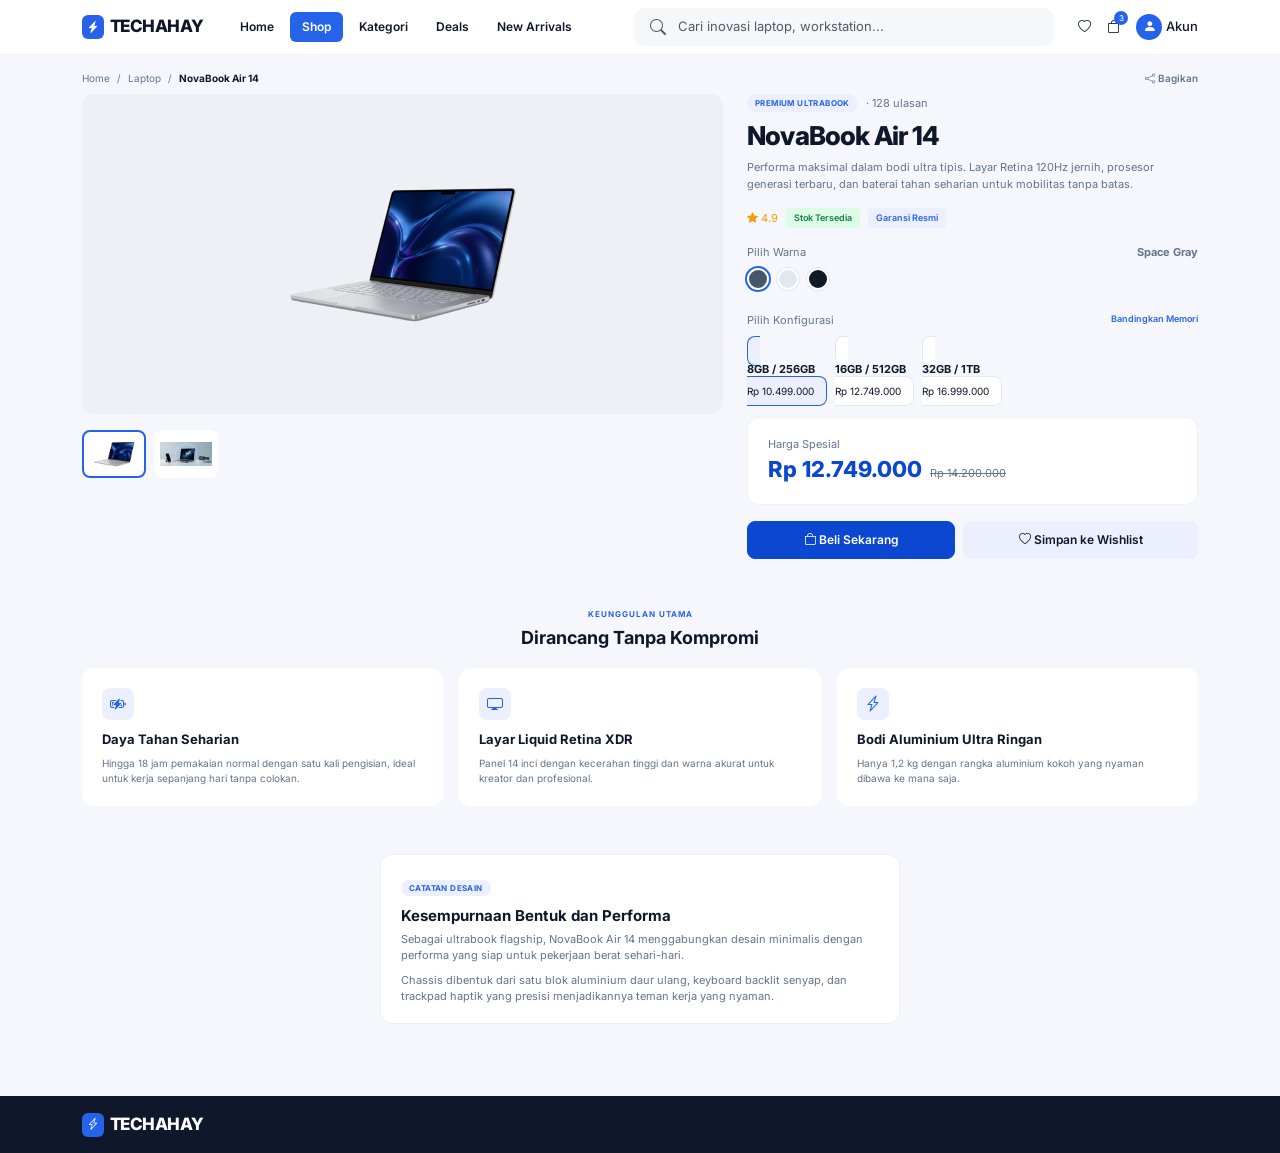
<file: Blocking web figma/produk.html>
<!DOCTYPE html>
<html lang="id">
<head>
  <title>NovaBook Air 14 - Techahay</title>
  <meta charset="utf-8">
  <meta name="viewport" content="width=device-width, initial-scale=1">
  <link href="https://fonts.googleapis.com/css2?family=Inter:wght@400;500;600;700;800&display=swap" rel="stylesheet">
  <link rel="stylesheet" href="https://cdn.jsdelivr.net/npm/bootstrap@5.3.3/dist/css/bootstrap.min.css">
  <link rel="stylesheet" href="https://cdn.jsdelivr.net/npm/bootstrap-icons@1.11.3/font/bootstrap-icons.min.css">
  <style>
:root {
    --brand-blue: #2563eb;
    --brand-blue-dark: #1d4ed8;
    --brand-light: #eef4fd;
    --surface: #f5f7fb;
    --ink: #0f172a;
    --muted: #64748b;
    --line: #e2e8f0;
    --page-bg: #f6f7fd;
    --soft-blue: #eceffd;
    --deep-blue: #0b47d1;
    --success: #15803d;
}

body {
    font-family: 'Inter', 'Segoe UI', Tahoma, Geneva, Verdana, sans-serif;
    color: var(--ink);
    background-color: #ffffff;
}

.text-brand-blue { color: var(--brand-blue) !important; }

.btn-brand-primary {
    background-color: var(--brand-blue);
    border-color: var(--brand-blue);
    color: #fff;
    font-weight: 600;
    font-size: 13px;
    border-radius: 8px;
    padding: 9px 18px;
}
.btn-brand-primary:hover {
    background-color: var(--brand-blue-dark);
    border-color: var(--brand-blue-dark);
    color: #fff;
}
.btn-brand-primary.btn-sm {
    font-size: 11px;
    padding: 6px 12px;
}

.btn-brand-secondary {
    background-color: #fff;
    border: 1px solid var(--line);
    color: var(--ink);
    font-weight: 600;
    font-size: 13px;
    border-radius: 8px;
    padding: 9px 18px;
}
.btn-brand-secondary:hover {
    background-color: var(--surface);
    color: var(--ink);
}

.link-brand {
    color: var(--brand-blue);
    text-decoration: none;
    font-size: 13px;
    font-weight: 600;
}
.link-brand:hover { text-decoration: underline; }

.site-header { border-bottom: 1px solid var(--line); z-index: 1030; }

.brand-logo {
    width: 28px;
    height: 28px;
    background: var(--brand-blue);
    color: #fff;
    border-radius: 8px;
    display: inline-flex;
    align-items: center;
    justify-content: center;
    font-size: 14px;
}
.brand-text {
    font-weight: 800;
    font-size: 18px;
    letter-spacing: -0.3px;
    color: var(--ink);
}

.search-container {
    background-color: var(--surface);
    border-radius: 10px;
    height: 38px;
}
.search-container input { font-size: 13px; }

.header-link {
    color: var(--ink);
    text-decoration: none;
    font-size: 13px;
    font-weight: 500;
}
.header-link:hover { color: var(--brand-blue); }

.nav-bar { border-top: 1px solid var(--line); }
.nav-bar .nav-link {
    font-size: 12px;
    font-weight: 500;
    color: var(--ink);
    padding: 10px 0;
}
.nav-bar .nav-link.active-link {
    color: var(--brand-blue);
    font-weight: 600;
}

.hero-section {
    background: var(--brand-light);
    border: 1px dashed #93c5fd;
    border-radius: 12px;
    overflow: hidden;
}
.hero-badge {
    align-self: flex-start;
    display: inline-flex;
    align-items: center;
    gap: 6px;
    background: #fff;
    color: var(--brand-blue);
    font-size: 9px;
    font-weight: 700;
    letter-spacing: 0.5px;
    padding: 5px 10px;
    border-radius: 50rem;
    border: 1px solid #dbeafe;
}
.hero-title {
    font-size: clamp(2rem, 4vw, 2.6rem);
    font-weight: 800;
    letter-spacing: -1px;
    line-height: 1.15;
    color: var(--ink);
}
.hero-img {
    width: 100%;
    height: 100%;
    min-height: 220px;
    max-height: 340px;
    object-fit: cover;
    display: block;
}

.section-head {
    display: flex;
    justify-content: space-between;
    align-items: center;
    margin-bottom: 14px;
}
.section-title {
    font-size: 16px;
    font-weight: 700;
    margin: 0;
    color: var(--ink);
}

.band-light { background-color: var(--brand-light); }

.category-card {
    display: flex;
    flex-direction: column;
    align-items: center;
    gap: 6px;
    background: var(--surface);
    border-radius: 10px;
    padding: 14px 8px 10px;
    text-decoration: none;
    color: var(--ink);
    border: 1px solid transparent;
    transition: transform 0.2s ease, box-shadow 0.2s ease;
}
.category-card img {
    height: 44px;
    width: auto;
    max-width: 100%;
    object-fit: contain;
}
.category-card span {
    font-size: 10px;
    font-weight: 600;
}
.category-card:hover {
    transform: translateY(-4px);
    box-shadow: 0 10px 15px -3px rgba(0, 0, 0, 0.08);
    color: var(--ink);
}

.product-card {
    background: #fff;
    border: 1px solid var(--line);
    border-radius: 10px;
    overflow: hidden;
    height: 100%;
    display: flex;
    flex-direction: column;
    transition: all 0.2s ease;
}
.product-card:hover { box-shadow: 0 10px 20px rgba(0, 0, 0, 0.08); }

.product-img-wrapper {
    position: relative;
    background: var(--surface);
    height: 120px;
    display: flex;
    align-items: center;
    justify-content: center;
    padding: 12px;
}
.product-img-wrapper img {
    max-height: 100%;
    max-width: 100%;
    object-fit: contain;
}

.wishlist-btn {
    position: absolute;
    top: 8px;
    right: 8px;
    width: 24px;
    height: 24px;
    border-radius: 50%;
    border: none;
    background: #fff;
    color: var(--ink);
    font-size: 11px;
    display: flex;
    align-items: center;
    justify-content: center;
    box-shadow: 0 1px 3px rgba(0, 0, 0, 0.1);
    padding: 0;
}
.wishlist-btn:hover { color: #ef4444; }

.new-badge {
    position: absolute;
    top: 8px;
    left: 8px;
    background: #dbeafe;
    color: var(--brand-blue);
    font-size: 8px;
    font-weight: 700;
    padding: 2px 6px;
    border-radius: 4px;
}

.product-info {
    padding: 12px;
    display: flex;
    flex-direction: column;
    flex-grow: 1;
}
.product-name {
    font-size: 12px;
    font-weight: 700;
    margin: 0 0 2px;
    color: var(--ink);
}
.product-spec {
    font-size: 9px;
    color: var(--muted);
    margin-bottom: 10px;
}
.price { font-size: 12px; font-weight: 700; color: var(--ink); }
.price-old {
    font-size: 9px;
    color: var(--muted);
    text-decoration: line-through;
}

.promo-banner {
    background-color: #0f172a;
    border-radius: 12px;
    color: #fff;
    overflow: hidden;
}
.promo-title {
    font-size: 22px;
    font-weight: 700;
    line-height: 1.3;
}
.promo-img {
    max-width: 100%;
    height: 130px;
    object-fit: cover;
    width: 100%;
}

.features { background: #fff; }
.feature-item {
    display: flex;
    align-items: center;
    gap: 10px;
    font-size: 11px;
    font-weight: 500;
}
.feature-item i {
    width: 30px;
    height: 30px;
    background: var(--brand-light);
    color: var(--brand-blue);
    border-radius: 8px;
    display: inline-flex;
    align-items: center;
    justify-content: center;
    font-size: 14px;
}

.newsletter { background: var(--brand-light); }
.newsletter-icon {
    width: 34px;
    height: 34px;
    background: #fff;
    border-radius: 8px;
    display: inline-flex;
    align-items: center;
    justify-content: center;
    color: var(--brand-blue);
}
.newsletter-title { font-size: 16px; font-weight: 700; }
.newsletter-input {
    font-size: 12px;
    border-radius: 8px;
    border: 1px solid var(--line);
}
.newsletter-note { font-size: 9px; color: var(--muted); }

.site-footer {
    background-color: #0f172a;
    color: #94a3b8;
}
.footer-social a {
    color: #94a3b8;
    font-size: 16px;
}
.footer-social a:hover { color: #fff; }
.footer-line { border-color: #1e293b; opacity: 1; }
.footer-copy { font-size: 11px; }


body.inner { background: var(--page-bg); }
.card-box {
    background: #fff;
    border-radius: 12px;
    border: 1px solid #eef0f6;
    padding: 18px 20px;
}
.card-box h2, .card-title-sm {
    font-size: 14px;
    font-weight: 700;
    margin: 0 0 14px;
}
.small-note { font-size: 11px; color: var(--muted); }

.topbar { background: #fff; z-index: 1030; border-bottom: 1px solid #eef0f6; }
.logo-mark {
    font-weight: 800;
    font-size: 17px;
    letter-spacing: -0.5px;
    color: var(--ink);
    text-decoration: none;
    display: inline-flex;
    align-items: center;
    gap: 6px;
    white-space: nowrap;
}
.logo-mark i {
    background: var(--brand-blue);
    color: #fff;
    border-radius: 6px;
    padding: 3px 5px;
    font-size: 12px;
}
.nav-pill {
    font-size: 12px;
    font-weight: 600;
    color: var(--ink);
    padding: 6px 12px;
    border-radius: 6px;
    text-decoration: none;
}
.nav-pill:hover { background: var(--soft-blue); }
.nav-pill.active { background: var(--brand-blue); color: #fff; }
.topbar .search-container { max-width: 420px; }
.badge-dot {
    position: absolute;
    top: -6px;
    right: -8px;
    background: var(--brand-blue);
    color: #fff;
    font-size: 8px;
    width: 14px;
    height: 14px;
    border-radius: 50%;
    display: flex;
    align-items: center;
    justify-content: center;
}
.avatar-btn {
    width: 26px;
    height: 26px;
    border-radius: 50%;
    background: var(--brand-blue);
    color: #fff;
    display: inline-flex;
    align-items: center;
    justify-content: center;
    font-size: 13px;
}

.crumbs {
    font-size: 10px;
    color: var(--muted);
    margin: 16px 0 8px;
}

.crumbs a { color: var(--muted); text-decoration: none; }
.crumbs strong { color: var(--ink); }
.crumbs span.sep { margin: 0 4px; }
.page-title { font-size: 22px; font-weight: 800; letter-spacing: -0.5px; margin: 0; }

.btn-deep {
    background: var(--deep-blue);
    border-color: var(--deep-blue);
    color: #fff;
    font-weight: 600;
    font-size: 12px;
    border-radius: 8px;
    padding: 9px 16px;
}
.btn-deep:hover { background: #083aa8; color: #fff; }
.btn-soft {
    background: var(--soft-blue);
    border: none;
    color: var(--ink);
    font-weight: 600;
    font-size: 12px;
    border-radius: 8px;
    padding: 9px 16px;
}
.btn-soft:hover { background: #dfe4fb; }

.news-band {
    background: var(--soft-blue);
    border-radius: 12px;
    padding: 22px 28px;
}
.news-band h3 { font-size: 15px; font-weight: 700; margin: 0; }
.news-band input { font-size: 12px; border: 1px solid var(--line); border-radius: 8px; }
.foot-light { background: #fff; margin-top: 40px; }
.foot-light h4 { font-size: 12px; font-weight: 700; margin-bottom: 12px; }
.foot-light ul { list-style: none; padding: 0; margin: 0; font-size: 10px; color: var(--muted); }
.foot-light li { margin-bottom: 8px; }
.foot-light li a { color: inherit; text-decoration: none; }
.foot-light li a:hover { color: var(--brand-blue); }
.foot-desc { font-size: 11px; color: var(--muted); max-width: 280px; }
.foot-badge { font-size: 8px; font-weight: 700; letter-spacing: 0.4px; display: inline-flex; gap: 4px; align-items: center; color: var(--ink); }
.foot-badge i { color: var(--brand-blue); }
.foot-bottom { font-size: 9px; color: var(--muted); border-top: 1px solid #eef0f6; }
.foot-bottom a { color: var(--muted); text-decoration: none; margin-left: 16px; }

.login-wrap { max-width: 460px; margin: 0 auto; }
.login-shell { background: var(--page-bg); }
.login-top {
    background: #0f172a;
    border-radius: 10px;
    padding: 14px 20px;
    display: flex;
    justify-content: space-between;
    align-items: center;
    margin: 24px auto;
    max-width: 1000px;
}
.login-top .logo-mark { color: #fff; }
.login-title { font-size: 24px; font-weight: 600; text-align: center; margin: 24px 0 6px; }
.login-sub { font-size: 12px; font-weight: 700; text-align: center; margin-bottom: 20px; }
.auth-tabs {
    display: flex;
    background: #d3dcf7;
    border-radius: 10px;
    padding: 6px;
    margin-bottom: 22px;
}
.auth-tabs button {
    flex: 1;
    border: none;
    background: transparent;
    padding: 12px;
    font-weight: 600;
    font-size: 14px;
    color: #64748b;
    border-radius: 8px;
}
.auth-tabs button.active { background: #fff; color: var(--brand-blue); }
.field-label { font-size: 12px; font-weight: 600; margin-bottom: 6px; display: block; }
.field-icon {
    display: flex;
    align-items: center;
    gap: 10px;
    background: #d3dcf7;
    border-radius: 8px;
    padding: 0 14px;
    height: 44px;
    margin-bottom: 18px;
}
.field-icon input {
    border: none;
    background: transparent;
    flex: 1;
    outline: none;
    font-size: 13px;
}
.field-icon i { font-size: 16px; }
.btn-login {
    width: 100%;
    background: #0a58ff;
    color: #fff;
    border: none;
    border-radius: 8px;
    padding: 13px;
    font-weight: 700;
    font-size: 14px;
}
.btn-login:hover { background: #0846cc; }
.or-line { display: flex; align-items: center; gap: 12px; font-size: 11px; margin: 18px 0; }
.or-line::before, .or-line::after { content: ""; flex: 1; height: 2px; background: #0f172a; }
.btn-social {
    flex: 1;
    background: #e2e4e8;
    border: none;
    border-radius: 8px;
    padding: 12px;
    font-size: 13px;
    font-weight: 600;
    display: flex;
    align-items: center;
    justify-content: center;
    gap: 8px;
}
.btn-social:hover { background: #d6d9de; }

.pd-main-img {
    background: #eef0f6;
    border-radius: 12px;
    display: flex;
    align-items: center;
    justify-content: center;
    height: 320px;
    padding: 20px;
}
.pd-main-img img { max-height: 100%; max-width: 100%; object-fit: contain; }
.pd-thumb {
    width: 64px;
    height: 48px;
    background: #fff;
    border: 2px solid transparent;
    border-radius: 8px;
    padding: 4px;
    cursor: pointer;
}
.pd-thumb.active { border-color: var(--brand-blue); }
.pd-thumb img { width: 100%; height: 100%; object-fit: contain; }
.tag-pill {
    font-size: 8px;
    font-weight: 700;
    letter-spacing: 0.4px;
    background: var(--soft-blue);
    color: var(--brand-blue);
    padding: 3px 8px;
    border-radius: 50rem;
}
.pd-title {
    font-size: 26px;
    font-weight: 800;
    letter-spacing: -0.8px;
    margin: 8px 0;
}

.pd-desc { font-size: 11px; color: var(--muted); }
.stock-ok { font-size: 9px; font-weight: 600; background: #dcfce7; color: var(--success); padding: 3px 8px; border-radius: 4px; }
.swatch {
    width: 22px;
    height: 22px;
    border-radius: 50%;
    border: 2px solid #fff;
    box-shadow: 0 0 0 1px var(--line);
    cursor: pointer;
}
.swatch.active { box-shadow: 0 0 0 2px var(--brand-blue); }
.opt-box {
    border: 1px solid var(--line);
    border-radius: 8px;
    padding: 8px 12px;
    font-size: 10px;
    background: #fff;
    cursor: pointer;
    min-width: 96px;
}
.opt-box b { display: block; font-size: 11px; }
.opt-box.active { border-color: var(--brand-blue); background: var(--soft-blue); }
.pd-price { font-size: 22px; font-weight: 800; color: var(--deep-blue); }
.feat-card { background: #fff; border-radius: 12px; padding: 20px; height: 100%; }
.feat-card .ico {
    width: 32px;
    height: 32px;
    background: var(--soft-blue);
    color: var(--brand-blue);
    border-radius: 8px;
    display: flex;
    align-items: center;
    justify-content: center;
    margin-bottom: 12px;
}
.feat-card h3 { font-size: 13px; font-weight: 700; }
.feat-card p { font-size: 10px; color: var(--muted); margin: 0; }
.center-head { text-align: center; margin: 40px 0 20px; }
.center-head small { font-size: 8px; font-weight: 700; letter-spacing: 1px; color: var(--brand-blue); }
.center-head h2 { font-size: 18px; font-weight: 700; margin: 4px 0 0; }
.dark-foot { background: #0f172a; color: #94a3b8; }
.dark-foot a { color: #94a3b8; font-size: 15px; }

.cat-tabs { display: flex; gap: 6px; flex-wrap: wrap; }
.cat-tab {
    font-size: 11px;
    font-weight: 600;
    padding: 7px 14px;
    background: #fff;
    border: none;
    border-radius: 6px;
    color: var(--ink);
}
.cat-tab.active { background: var(--deep-blue); color: #fff; }
.sort-box { font-size: 11px; font-weight: 600; background: #fff; border: none; border-radius: 6px; padding: 7px 12px; }
.view-btn { background: #fff; border: none; border-radius: 6px; width: 30px; height: 30px; font-size: 12px; }
.filter-card { background: #fff; border-radius: 12px; padding: 16px; }
.filter-card h3 { font-size: 13px; font-weight: 700; }
.filter-label { font-size: 8px; font-weight: 700; letter-spacing: 0.5px; color: var(--muted); margin: 14px 0 8px; display: block; }
.filter-card .form-check { font-size: 10px; margin-bottom: 4px; }
.filter-card .form-check-input:checked { background-color: var(--brand-blue); border-color: var(--brand-blue); }
.cat-card {
    background: #fff;
    border-radius: 12px;
    padding: 12px;
    height: 100%;
    display: flex;
    flex-direction: column;
    transition: box-shadow 0.2s;
}
.cat-card:hover { box-shadow: 0 10px 20px rgba(0, 0, 0, 0.08); }
.cat-card .thumb {
    background: #eef0fb;
    border-radius: 10px;
    height: 120px;
    display: flex;
    align-items: center;
    justify-content: center;
    padding: 10px;
    margin-bottom: 12px;
}
.cat-card .thumb img { max-width: 100%; max-height: 100%; object-fit: contain; }
.cat-card h3 { font-size: 12px; font-weight: 700; margin: 0 0 2px; }
.cat-card .spec { font-size: 9px; color: var(--muted); margin-bottom: 10px; }
.cat-card .price-big { font-size: 16px; font-weight: 800; color: var(--deep-blue); margin-top: auto; }
.cat-card .old { font-size: 9px; color: var(--muted); text-decoration: line-through; margin-left: 6px; font-weight: 400; }
.btn-cart-block {
    width: 100%;
    background: var(--deep-blue);
    color: #fff;
    border: none;
    border-radius: 6px;
    padding: 8px;
    font-size: 11px;
    font-weight: 700;
    margin-top: 10px;
}
.btn-cart-block:hover { background: #083aa8; }
.pagination-x { display: flex; gap: 4px; align-items: center; }
.pagination-x button {
    border: none;
    background: #fff;
    font-size: 11px;
    padding: 6px 10px;
    border-radius: 6px;
}
.pagination-x button.active { background: var(--deep-blue); color: #fff; }

.cart-item {
    background: #fff;
    border-radius: 12px;
    padding: 16px;
    display: flex;
    gap: 16px;
    align-items: flex-start;
    margin-bottom: 16px;
}
.cart-item .form-check-input:checked,
.cart-head .form-check-input:checked { background-color: var(--brand-blue); border-color: var(--brand-blue); }
.cart-thumb {
    width: 90px;
    height: 78px;
    background: #eef0fb;
    border-radius: 8px;
    display: flex;
    align-items: center;
    justify-content: center;
    flex-shrink: 0;
    padding: 6px;
}
.cart-thumb img { max-width: 100%; max-height: 100%; object-fit: contain; }
.cart-cat { font-size: 9px; font-weight: 700; letter-spacing: 0.5px; color: var(--muted); }
.cart-name { font-size: 12px; font-weight: 500; margin: 2px 0; }
.cart-var { font-size: 10px; color: var(--muted); }
.qty { display: inline-flex; align-items: center; gap: 12px; font-size: 11px; }
.qty button { border: none; background: transparent; font-size: 14px; padding: 0 4px; }
.cart-actions { font-size: 10px; color: var(--ink); }
.cart-actions button { border: none; background: none; font-size: 10px; padding: 0; }
.cart-actions button:hover { color: var(--brand-blue); }
.summary-card { background: #fff; border-radius: 12px; padding: 20px; position: sticky; top: 70px; }
.sum-row { display: flex; justify-content: space-between; font-size: 11px; margin-bottom: 10px; }
.sum-row.muted { color: var(--muted); }
.sum-total { display: flex; justify-content: space-between; align-items: baseline; font-weight: 800; border-top: 1px solid var(--line); padding-top: 12px; margin-top: 8px; }
.sum-total .amt { font-size: 18px; color: var(--ink); }
.trust-row { display: flex; justify-content: space-around; font-size: 9px; color: var(--ink); border-top: 1px solid var(--line); padding-top: 12px; margin-top: 14px; }

.option-row {
    display: flex;
    align-items: center;
    gap: 10px;
    background: #f1f3fb;
    border-radius: 8px;
    padding: 12px 14px;
    margin-bottom: 10px;
    cursor: pointer;
    font-size: 11px;
    border: 1px solid transparent;
}
.option-row small { display: block; font-size: 9px; color: var(--muted); }
.option-row .push { margin-left: auto; font-size: 10px; font-weight: 700; }
.option-row .push.free { color: var(--success); }
.option-row .push.mut { color: var(--muted); font-weight: 500; }
.option-row input { accent-color: var(--deep-blue); }
.option-row:has(input:checked) { background: #e1e8fc; border-color: #c7d4fa; }
.steps-bar { background: #fff; border-radius: 12px; padding: 16px 20px; margin-top: 24px; }
.step-item { display: flex; align-items: center; gap: 10px; }
.step-item .dot {
    width: 28px;
    height: 28px;
    border-radius: 50%;
    display: flex;
    align-items: center;
    justify-content: center;
    font-size: 13px;
    background: #e5e7eb;
    color: #9ca3af;
}
.step-item small { display: block; font-size: 8px; font-weight: 700; letter-spacing: 0.4px; }
.step-item b { font-size: 12px; }
.step-item span.sub { font-size: 9px; color: var(--muted); display: block; }
.step-item.done .dot { background: var(--success); color: #fff; }
.step-item.done small { color: var(--success); }
.step-item.active .dot { background: var(--deep-blue); color: #fff; }
.step-item.active small { color: var(--deep-blue); }
.step-item.todo { opacity: 0.5; }

.status-badge { font-size: 8px; font-weight: 700; letter-spacing: 0.4px; background: var(--soft-blue); color: var(--deep-blue); padding: 3px 8px; border-radius: 4px; }
.timeline { list-style: none; margin: 0; padding: 0 0 0 22px; position: relative; }
.timeline::before { content: ""; position: absolute; left: 5px; top: 8px; bottom: 8px; width: 2px; background: var(--line); }
.timeline li { position: relative; margin-bottom: 18px; }
.timeline li::before {
    content: "";
    position: absolute;
    left: -22px;
    top: 3px;
    width: 12px;
    height: 12px;
    border-radius: 50%;
    background: #475569;
    border: 2px solid #fff;
}
.timeline li.current::before { background: var(--deep-blue); box-shadow: 0 0 0 3px #c7d4fa; }
.timeline .t-head { display: flex; justify-content: space-between; font-size: 11px; font-weight: 600; }
.timeline .t-head span { font-weight: 400; color: var(--muted); font-size: 10px; }
.timeline p { font-size: 10px; color: var(--muted); margin: 2px 0 0; }
.order-line { display: flex; gap: 10px; align-items: center; margin-bottom: 10px; }
.order-line img { width: 34px; height: 34px; border-radius: 6px; object-fit: cover; background: #eef0fb; padding: 2px; }
.order-line b { font-size: 11px; display: block; }
.order-line small { font-size: 10px; color: var(--muted); }
.addr-text { font-size: 11px; color: #334155; max-width: 360px; }


.auth-tabs input { display: none; }
.auth-tabs label {
    flex: 1;
    text-align: center;
    padding: 12px;
    font-weight: 600;
    font-size: 14px;
    color: #64748b;
    border-radius: 8px;
    cursor: pointer;
    margin: 0;
}
.auth-tabs input:checked + label { background: #fff; color: var(--brand-blue); }

.qty-input {
    width: 56px;
    border: 1px solid var(--line);
    border-radius: 6px;
    padding: 4px 6px;
    font-size: 11px;
    text-align: center;
}

.g-radio { display: none; }
.pd-gallery .m2 { display: none; }
.pd-gallery:has(#g2:checked) .m1 { display: none; }
.pd-gallery:has(#g2:checked) .m2 { display: flex; }
.pd-gallery .pd-thumb { display: flex; align-items: center; justify-content: center; margin: 0; }
.pd-gallery:has(#g1:checked) .t1,
.pd-gallery:has(#g2:checked) .t2 { border-color: var(--brand-blue); }

.swatch-label, .opt-label { margin: 0; cursor: pointer; }
.swatch-label input, .opt-label input { display: none; }
.swatch-label input:checked + .swatch { box-shadow: 0 0 0 2px var(--brand-blue); }
.opt-label input:checked + .opt-box { border-color: var(--brand-blue); background: var(--soft-blue); }
.swatch { display: inline-block; }

.cat-tab-wrap { margin: 0; cursor: pointer; }
.cat-tab-wrap input { display: none; }
.cat-tab-wrap input:checked + .cat-tab { background: var(--deep-blue); color: #fff; }
.cat-tab { display: inline-block; }

.cat-tabs .rd { display: none; }
.cat-tabs .cat-tab { cursor: pointer; margin: 0; display: inline-block; }
.cat-tabs .rd:checked + .cat-tab { background: var(--deep-blue); color: #fff; }
  </style>
</head>
<body class="inner">

  <header class="topbar sticky-top">
    <div class="container d-flex align-items-center gap-3 gap-lg-4 py-2">
      <a href="index.html" class="logo-mark">
        <i class="bi bi-lightning-charge-fill"></i>
        TECHAHAY
      </a>
      <nav class="d-none d-md-flex gap-1 align-items-center">
        <a class="nav-pill" href="index.html">Home</a>
        <a class="nav-pill active" href="katalog.html">Shop</a>
        <a class="nav-pill" href="katalog.html">Kategori</a>
        <a class="nav-pill" href="#">Deals</a>
        <a class="nav-pill" href="#">New Arrivals</a>
      </nav>
      <div class="search-container d-none d-md-flex align-items-center px-3 flex-grow-1 ms-auto">
        <i class="bi bi-search text-muted"></i>
        <input
          type="text"
          class="form-control border-0 bg-transparent shadow-none"
          placeholder="Cari inovasi laptop, workstation..."
        >
      </div>
      <div class="d-flex align-items-center gap-3 ms-auto ms-md-0">
        <a href="#" class="header-link"><i class="bi bi-heart"></i></a>
        <a href="keranjang.html" class="header-link position-relative">
          <i class="bi bi-bag"></i>
          <span class="badge-dot">3</span>
        </a>
        <a href="login.html" class="header-link d-flex align-items-center gap-1">
          <span class="avatar-btn"><i class="bi bi-person-fill"></i></span>
          <span class="d-none d-lg-inline">Akun</span>
        </a>
      </div>
    </div>
  </header>

  <main class="container pb-4">
    <div class="crumbs d-flex justify-content-between">
      <div>
        <a href="index.html">Home</a>
        <span class="sep">/</span>
        <a href="katalog.html">Laptop</a>
        <span class="sep">/</span>
        <strong>NovaBook Air 14</strong>
      </div>
      <a href="#" class="link-brand" style="font-size: 10px;">
        <i class="bi bi-share"></i>
        Bagikan
      </a>
    </div>

    <div class="row g-4">
      <div class="col-lg-7">
        <div class="pd-gallery">
          <input type="radio" name="gal" id="g1" class="g-radio" checked>
          <input type="radio" name="gal" id="g2" class="g-radio">
          <div class="pd-main-img m1">
            <img src="laptop.png" alt="NovaBook Air 14">
          </div>
          <div class="pd-main-img m2">
            <img src="setup.png" alt="NovaBook Air 14 setup">
          </div>
          <div class="d-flex gap-2 mt-3">
            <label for="g1" class="pd-thumb t1">
              <img src="laptop.png" alt="">
            </label>
            <label for="g2" class="pd-thumb t2">
              <img src="setup.png" alt="">
            </label>
          </div>
        </div>
      </div>

      <div class="col-lg-5">
        <div class="d-flex align-items-center gap-2 mb-1">
          <span class="tag-pill">PREMIUM ULTRABOOK</span>
          <span class="small-note">· 128 ulasan</span>
        </div>
        <h1 class="pd-title">NovaBook Air 14</h1>
        <p class="pd-desc">Performa maksimal dalam bodi ultra tipis. Layar Retina 120Hz jernih, prosesor generasi terbaru, dan baterai tahan seharian untuk mobilitas tanpa batas.</p>

        <div class="d-flex align-items-center gap-2 mb-3">
          <span style="font-size:11px; color:#f59e0b;"><i class="bi bi-star-fill"></i> 4.9</span>
          <span class="stock-ok">Stok Tersedia</span>
          <span class="stock-ok" style="background:var(--soft-blue); color:var(--brand-blue);">Garansi Resmi</span>
        </div>

        <div class="mb-3">
          <div class="d-flex justify-content-between small-note mb-2"><span>Pilih Warna</span><b>Space Gray</b></div>
          <div class="d-flex gap-2">
            <label class="swatch-label">
              <input type="radio" name="color" checked>
              <span class="swatch" style="background: #475569;"></span>
            </label>
            <label class="swatch-label">
              <input type="radio" name="color">
              <span class="swatch" style="background: #e2e8f0;"></span>
            </label>
            <label class="swatch-label">
              <input type="radio" name="color">
              <span class="swatch" style="background: #111827;"></span>
            </label>
          </div>
        </div>

        <div class="mb-3">
          <div class="d-flex justify-content-between small-note mb-2"><span>Pilih Konfigurasi</span><a href="#" class="link-brand" style="font-size:9px;">Bandingkan Memori</a></div>
          <div class="d-flex gap-2 flex-wrap">
            <label class="opt-label">
              <input type="radio" name="cfg" checked>
              <span class="opt-box">
                <b>8GB / 256GB</b>
                Rp 10.499.000
              </span>
            </label>
            <label class="opt-label">
              <input type="radio" name="cfg">
              <span class="opt-box">
                <b>16GB / 512GB</b>
                Rp 12.749.000
              </span>
            </label>
            <label class="opt-label">
              <input type="radio" name="cfg">
              <span class="opt-box">
                <b>32GB / 1TB</b>
                Rp 16.999.000
              </span>
            </label>
          </div>
        </div>

        <div class="card-box mb-3">
          <div class="small-note">Harga Spesial</div>
          <div class="d-flex align-items-baseline gap-2">
            <span class="pd-price">Rp 12.749.000</span>
            <span class="price-old" style="font-size:11px;">Rp 14.200.000</span>
          </div>
        </div>

        <div class="d-flex gap-2">
          <a href="keranjang.html" class="btn btn-deep flex-grow-1"><i class="bi bi-bag"></i> Beli Sekarang</a>
          <button class="btn btn-soft flex-grow-1"><i class="bi bi-heart"></i> Simpan ke Wishlist</button>
        </div>
      </div>
    </div>

    <div class="center-head">
      <small>KEUNGGULAN UTAMA</small>
      <h2>Dirancang Tanpa Kompromi</h2>
    </div>
    <div class="row g-3">
      <div class="col-md-4">
        <div class="feat-card">
          <div class="ico"><i class="bi bi-battery-charging"></i></div>
          <h3>Daya Tahan Seharian</h3>
          <p>Hingga 18 jam pemakaian normal dengan satu kali pengisian, ideal untuk kerja sepanjang hari tanpa colokan.</p>
        </div>
      </div>
      <div class="col-md-4">
        <div class="feat-card">
          <div class="ico"><i class="bi bi-display"></i></div>
          <h3>Layar Liquid Retina XDR</h3>
          <p>Panel 14 inci dengan kecerahan tinggi dan warna akurat untuk kreator dan profesional.</p>
        </div>
      </div>
      <div class="col-md-4">
        <div class="feat-card">
          <div class="ico"><i class="bi bi-lightning-charge"></i></div>
          <h3>Bodi Aluminium Ultra Ringan</h3>
          <p>Hanya 1,2 kg dengan rangka aluminium kokoh yang nyaman dibawa ke mana saja.</p>
        </div>
      </div>
    </div>

    <div class="card-box mx-auto mt-5" style="max-width:520px;">
      <small class="tag-pill">CATATAN DESAIN</small>
      <h3 style="font-size:15px; font-weight:700; margin:10px 0 6px;">Kesempurnaan Bentuk dan Performa</h3>
      <p class="small-note mb-2">Sebagai ultrabook flagship, NovaBook Air 14 menggabungkan desain minimalis dengan performa yang siap untuk pekerjaan berat sehari-hari.</p>
      <p class="small-note mb-0">Chassis dibentuk dari satu blok aluminium daur ulang, keyboard backlit senyap, dan trackpad haptik yang presisi menjadikannya teman kerja yang nyaman.</p>
    </div>
  </main>

  <footer class="dark-foot mt-5">
    <div class="container py-3 d-flex align-items-center gap-2">
      <span class="logo-mark text-white"><i class="bi bi-lightning-charge"></i> TECHAHAY</span>
    </div>
  </footer>

</body>
</html>
</file>
<file: Blocking web figma/style.css>
:root {
    --brand-blue: #2563eb;
    --brand-blue-dark: #1d4ed8;
    --brand-light: #eef4fd;
    --surface: #f5f7fb;
    --ink: #0f172a;
    --muted: #64748b;
    --line: #e2e8f0;
}

body {
    font-family: 'Inter', 'Segoe UI', Tahoma, Geneva, Verdana, sans-serif;
    color: var(--ink);
    background-color: #ffffff;
}

.text-brand-blue { color: var(--brand-blue) !important; }

.btn-brand-primary {
    background-color: var(--brand-blue);
    border-color: var(--brand-blue);
    color: #fff;
    font-weight: 600;
    font-size: 13px;
    border-radius: 8px;
    padding: 9px 18px;
}
.btn-brand-primary:hover {
    background-color: var(--brand-blue-dark);
    border-color: var(--brand-blue-dark);
    color: #fff;
}
.btn-brand-primary.btn-sm {
    font-size: 11px;
    padding: 6px 12px;
}

.btn-brand-secondary {
    background-color: #fff;
    border: 1px solid var(--line);
    color: var(--ink);
    font-weight: 600;
    font-size: 13px;
    border-radius: 8px;
    padding: 9px 18px;
}
.btn-brand-secondary:hover {
    background-color: var(--surface);
    color: var(--ink);
}

.link-brand {
    color: var(--brand-blue);
    text-decoration: none;
    font-size: 13px;
    font-weight: 600;
}
.link-brand:hover { text-decoration: underline; }

.site-header { border-bottom: 1px solid var(--line); z-index: 1030; }

.brand-logo {
    width: 28px;
    height: 28px;
    background: var(--brand-blue);
    color: #fff;
    border-radius: 8px;
    display: inline-flex;
    align-items: center;
    justify-content: center;
    font-size: 14px;
}
.brand-text {
    font-weight: 800;
    font-size: 18px;
    letter-spacing: -0.3px;
    color: var(--ink);
}

.search-container {
    background-color: var(--surface);
    border-radius: 10px;
    height: 38px;
}
.search-container input { font-size: 13px; }

.header-link {
    color: var(--ink);
    text-decoration: none;
    font-size: 13px;
    font-weight: 500;
}
.header-link:hover { color: var(--brand-blue); }

.nav-bar { border-top: 1px solid var(--line); }
.nav-bar .nav-link {
    font-size: 12px;
    font-weight: 500;
    color: var(--ink);
    padding: 10px 0;
}
.nav-bar .nav-link.active-link {
    color: var(--brand-blue);
    font-weight: 600;
}

.hero-section {
    background: var(--brand-light);
    border: 1px dashed #93c5fd;
    border-radius: 12px;
    overflow: hidden;
}
.hero-badge {
    align-self: flex-start;
    display: inline-flex;
    align-items: center;
    gap: 6px;
    background: #fff;
    color: var(--brand-blue);
    font-size: 9px;
    font-weight: 700;
    letter-spacing: 0.5px;
    padding: 5px 10px;
    border-radius: 50rem;
    border: 1px solid #dbeafe;
}
.hero-title {
    font-size: clamp(2rem, 4vw, 2.6rem);
    font-weight: 800;
    letter-spacing: -1px;
    line-height: 1.15;
    color: var(--ink);
}
.hero-img {
    width: 100%;
    height: 100%;
    min-height: 220px;
    max-height: 340px;
    object-fit: cover;
    display: block;
}

.section-head {
    display: flex;
    justify-content: space-between;
    align-items: center;
    margin-bottom: 14px;
}
.section-title {
    font-size: 16px;
    font-weight: 700;
    margin: 0;
    color: var(--ink);
}

.band-light { background-color: var(--brand-light); }

.category-card {
    display: flex;
    flex-direction: column;
    align-items: center;
    gap: 6px;
    background: var(--surface);
    border-radius: 10px;
    padding: 14px 8px 10px;
    text-decoration: none;
    color: var(--ink);
    border: 1px solid transparent;
    transition: transform 0.2s ease, box-shadow 0.2s ease;
}
.category-card img {
    height: 44px;
    width: auto;
    max-width: 100%;
    object-fit: contain;
}
.category-card span {
    font-size: 10px;
    font-weight: 600;
}
.category-card:hover {
    transform: translateY(-4px);
    box-shadow: 0 10px 15px -3px rgba(0, 0, 0, 0.08);
    color: var(--ink);
}

.product-card {
    background: #fff;
    border: 1px solid var(--line);
    border-radius: 10px;
    overflow: hidden;
    height: 100%;
    display: flex;
    flex-direction: column;
    transition: all 0.2s ease;
}
.product-card:hover { box-shadow: 0 10px 20px rgba(0, 0, 0, 0.08); }

.product-img-wrapper {
    position: relative;
    background: var(--surface);
    height: 120px;
    display: flex;
    align-items: center;
    justify-content: center;
    padding: 12px;
}
.product-img-wrapper img {
    max-height: 100%;
    max-width: 100%;
    object-fit: contain;
}

.wishlist-btn {
    position: absolute;
    top: 8px;
    right: 8px;
    width: 24px;
    height: 24px;
    border-radius: 50%;
    border: none;
    background: #fff;
    color: var(--ink);
    font-size: 11px;
    display: flex;
    align-items: center;
    justify-content: center;
    box-shadow: 0 1px 3px rgba(0, 0, 0, 0.1);
    padding: 0;
}
.wishlist-btn:hover { color: #ef4444; }

.new-badge {
    position: absolute;
    top: 8px;
    left: 8px;
    background: #dbeafe;
    color: var(--brand-blue);
    font-size: 8px;
    font-weight: 700;
    padding: 2px 6px;
    border-radius: 4px;
}

.product-info {
    padding: 12px;
    display: flex;
    flex-direction: column;
    flex-grow: 1;
}
.product-name {
    font-size: 12px;
    font-weight: 700;
    margin: 0 0 2px;
    color: var(--ink);
}
.product-spec {
    font-size: 9px;
    color: var(--muted);
    margin-bottom: 10px;
}
.price { font-size: 12px; font-weight: 700; color: var(--ink); }
.price-old {
    font-size: 9px;
    color: var(--muted);
    text-decoration: line-through;
}

.promo-banner {
    background-color: #0f172a;
    border-radius: 12px;
    color: #fff;
    overflow: hidden;
}
.promo-title {
    font-size: 22px;
    font-weight: 700;
    line-height: 1.3;
}
.promo-img {
    max-width: 100%;
    height: 130px;
    object-fit: cover;
    width: 100%;
}

.features { background: #fff; }
.feature-item {
    display: flex;
    align-items: center;
    gap: 10px;
    font-size: 11px;
    font-weight: 500;
}
.feature-item i {
    width: 30px;
    height: 30px;
    background: var(--brand-light);
    color: var(--brand-blue);
    border-radius: 8px;
    display: inline-flex;
    align-items: center;
    justify-content: center;
    font-size: 14px;
}

.newsletter { background: var(--brand-light); }
.newsletter-icon {
    width: 34px;
    height: 34px;
    background: #fff;
    border-radius: 8px;
    display: inline-flex;
    align-items: center;
    justify-content: center;
    color: var(--brand-blue);
}
.newsletter-title { font-size: 16px; font-weight: 700; }
.newsletter-input {
    font-size: 12px;
    border-radius: 8px;
    border: 1px solid var(--line);
}
.newsletter-note { font-size: 9px; color: var(--muted); }

.site-footer {
    background-color: #0f172a;
    color: #94a3b8;
}
.footer-social a {
    color: #94a3b8;
    font-size: 16px;
}
.footer-social a:hover { color: #fff; }
.footer-line { border-color: #1e293b; opacity: 1; }
.footer-copy { font-size: 11px; }
</file>
